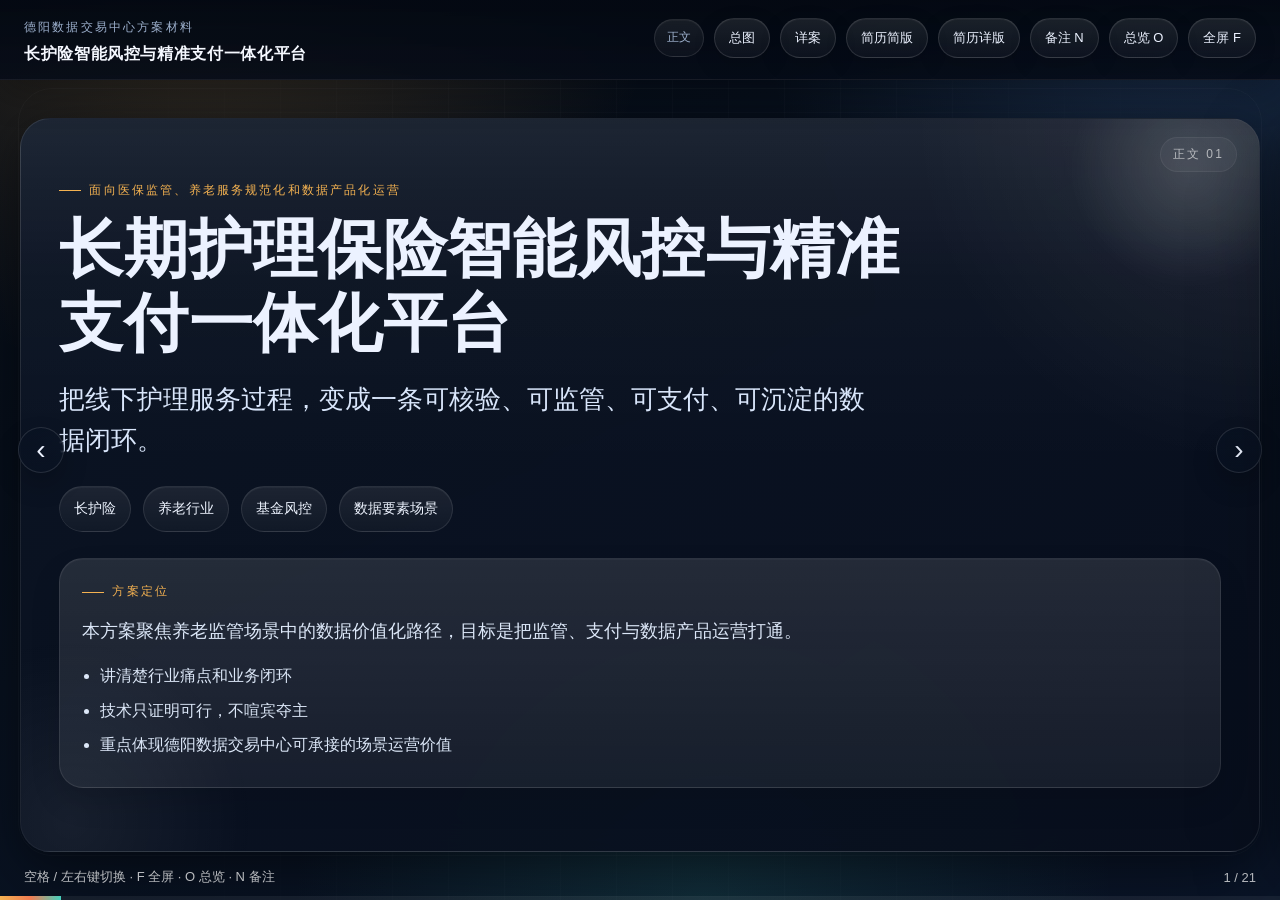
<file: index.html>
<!DOCTYPE html>
<html lang="zh-CN">
  <head>
    <meta charset="UTF-8" />
    <meta name="viewport" content="width=device-width, initial-scale=1.0" />
    <title>长护险智能风控与精准支付一体化平台</title>
    <link rel="stylesheet" href="./styles.css" />
  </head>
  <body>
    <div class="app-shell">
      <header class="topbar">
        <div class="brand-block">
          <span class="brand-kicker">德阳数据交易中心方案材料</span>
          <strong class="brand-title">长护险智能风控与精准支付一体化平台</strong>
        </div>
        <div class="topbar-meta">
          <span class="track-chip" id="trackLabel">正文</span>
          <a class="tool-button" href="./overview.html">总图</a>
          <a class="tool-button" href="./detail.html">详案</a>
          <a class="tool-button" href="./resume.html">简历简版</a>
          <a class="tool-button" href="./resume-full.html">简历详版</a>
          <button class="tool-button" id="notesToggle" type="button">备注 N</button>
          <button class="tool-button" id="overviewToggle" type="button">总览 O</button>
          <button class="tool-button" id="fullscreenToggle" type="button">全屏 F</button>
        </div>
      </header>

      <main id="stage" aria-live="polite">
        <section class="slide accent-amber" data-track="正文" data-title="首页">
          <div class="slide-shell hero-shell">
            <div class="slide-number"></div>
            <div class="eyebrow">面向医保监管、养老服务规范化和数据产品化运营</div>
            <div class="hero-layout">
              <div class="hero-copy">
                <h1>长期护理保险智能风控与精准支付一体化平台</h1>
                <p class="hero-subtitle">
                  把线下护理服务过程，变成一条可核验、可监管、可支付、可沉淀的数据闭环。
                </p>
                <div class="tag-row">
                  <span class="tag">长护险</span>
                  <span class="tag">养老行业</span>
                  <span class="tag">基金风控</span>
                  <span class="tag">数据要素场景</span>
                </div>
              </div>
              <div class="hero-panel">
                <p class="panel-label">方案定位</p>
                <p class="panel-quote">
                  本方案聚焦养老监管场景中的数据价值化路径，目标是把监管、支付与数据产品运营打通。
                </p>
                <ul class="compact-list">
                  <li>讲清楚行业痛点和业务闭环</li>
                  <li>技术只证明可行，不喧宾夺主</li>
                  <li>重点体现德阳数据交易中心可承接的场景运营价值</li>
                </ul>
              </div>
            </div>
          </div>
          <aside class="slide-notes">
            <h3>首页说明</h3>
            <p>
              本方案从德阳数据交易中心视角出发，聚焦养老场景中的监管升级、数据治理与产品化运营。
            </p>
            <ul>
              <li>先讲为什么这个场景成立。</li>
              <li>再讲平台如何把服务、监管、支付串起来。</li>
              <li>最后明确德阳数据交易中心的实施定位与商业价值。</li>
            </ul>
          </aside>
        </section>

        <section class="slide accent-teal" data-track="正文" data-title="主讲人背景">
          <div class="slide-shell">
            <div class="slide-number"></div>
            <div class="eyebrow">主讲人背景与能力背书</div>
            <h2>这套方案背后，不只是想法完整，更有持续研究、行业理解和实战交付支撑</h2>
            <div class="bio-intro">
              <div class="bio-summary-card">
                <span class="bio-kicker">一句话概括</span>
                <p class="bio-lead">
                  我过去 10 年的主线一直比较清楚，核心就是围绕客户需求做方案设计、汇报沟通和推进落地，能够把客户沟通、方案设计、资源整合和项目交付真正连起来。
                </p>
                <p>
                  在养老方向，我不是临时关注，而是已经形成了研究文章、行业证书和场景方案储备；在政企和运营商方向，我也有多个省级核心系统项目的方案汇报与 0 到 1 交付经验。
                </p>
              </div>
              <div class="bio-metric-strip">
                <article class="bio-metric">
                  <strong>2 篇</strong>
                  <span>数据驱动 / 智慧养老研究文章公开发表</span>
                </article>
                <article class="bio-metric">
                  <strong>4+</strong>
                  <span>省级或直辖市核心系统项目方案与交付经历</span>
                </article>
                <article class="bio-metric">
                  <strong>870 万+</strong>
                  <span>主导新业务线年营收成果并获得 10% 分红权</span>
                </article>
                <article class="bio-metric">
                  <strong>18000 人</strong>
                  <span>主导俱乐部运营并做到全国第一的组织推进实践</span>
                </article>
              </div>
            </div>
            <div class="card-grid three-up bio-grid">
              <article class="card compact-card">
                <h3>持续研究养老行业</h3>
                <p>围绕“数据驱动养老服务供给”“智慧养老产品创新”等方向做过系统研究，并持有养老相关证书，对行业逻辑有长期积累。</p>
              </article>
              <article class="card compact-card">
                <h3>兼具业务理解与系统表达</h3>
                <p>全日制海外硕士背景，长期处在业务、方案和落地结合的位置，不只是执行，更擅长把复杂问题梳理成完整表达。</p>
              </article>
              <article class="card compact-card">
                <h3>大型客户 0 到 1 交付经验</h3>
                <p>在卓影期间，参与并负责过山西、甘肃、陕西以及上海移动等多个省级核心系统项目的方案、汇报和 0 到 1 交付。</p>
              </article>
              <article class="card compact-card">
                <h3>方案能力经得起结果检验</h3>
                <p>主导年营收超 870 万元的新业务线，并获得公司 10% 分红权，说明在业务判断、方案设计和推进落地上具备结果导向能力。</p>
              </article>
              <article class="card compact-card">
                <h3>客户认可度高</h3>
                <p>曾多次获得运营商客户 A 级评价，并收到 3 封客户书面表扬，既能把方案讲明白，也能把事情真正做实。</p>
              </article>
              <article class="card compact-card">
                <h3>组织推进与资源整合能力强</h3>
                <p>除本职工作外，还主导运营过 18000 人规模的羽毛球俱乐部并做到全国第一，验证了资源整合和从 0 到 1 推动事情做成的能力。</p>
              </article>
            </div>
            <div class="note-banner">
              这页的作用不是讲简历，而是让听众相信：这套方案不是临时拼出来的，而是建立在持续研究、行业理解和真实交付经验之上。
            </div>
          </div>
          <aside class="slide-notes">
            <h3>本页说明</h3>
            <ul>
              <li>这页建议放在开场之后，用来快速建立“人能不能讲这件事”的信任基础。</li>
              <li>重点不是逐条念经历，而是强调“研究积累 + 大项目交付 + 结果验证”三条线同时成立。</li>
              <li>如果现场更偏业务沟通，可重点讲 870 万新业务线、运营商项目和养老研究积累。</li>
            </ul>
          </aside>
        </section>

        <section class="slide accent-copper" data-track="正文" data-title="方案框架">
          <div class="slide-shell">
            <div class="slide-number"></div>
            <div class="eyebrow">方案框架</div>
            <h2>今天只讲三个问题</h2>
            <div class="card-grid three-up">
              <article class="card">
                <span class="card-index">01</span>
                <h3>为什么这个场景成立</h3>
                <p>养老需求、长护险制度、数据要素政策三条线同时成立，不是空中楼阁。</p>
              </article>
              <article class="card">
                <span class="card-index">02</span>
                <h3>平台怎么形成闭环</h3>
                <p>把“服务真实、评估准确、支付合规、监管高效”做成一条可执行链路。</p>
              </article>
              <article class="card">
                <span class="card-index">03</span>
                <h3>为什么适合德阳数据交易中心</h3>
                <p>这类项目天然能沉淀数据产品、场景案例和长期运营收入，不只是一次性交付。</p>
              </article>
            </div>
            <div class="note-banner">
              技术细节保留在备注和附录中，正文重点呈现结构、逻辑和商业结果。
            </div>
          </div>
          <aside class="slide-notes">
            <h3>本页说明</h3>
            <p>本页用于建立阅读顺序，避免方案在技术细节中分散重点。</p>
            <ul>
              <li>先讲政策与市场基础。</li>
              <li>再讲业务闭环与平台能力。</li>
              <li>最后落到实施路径与运营价值。</li>
            </ul>
          </aside>
        </section>

        <section class="slide accent-gold" data-track="正文" data-title="政策与市场窗口">
          <div class="slide-shell">
            <div class="slide-number"></div>
            <div class="eyebrow">政策与市场基础</div>
            <h2>这个场景不是假设，而是国家政策和市场共同推动</h2>
            <div class="stat-grid">
              <article class="stat-card">
                <strong>2.20 亿</strong>
                <span>2024 年末我国 65 岁及以上人口</span>
                <small>占总人口 15.6%</small>
              </article>
              <article class="stat-card">
                <strong>49 城</strong>
                <span>国家级长护险试点城市</span>
                <small>覆盖近 1.9 亿参保人，累计 270 余万人享受待遇</small>
              </article>
              <article class="stat-card">
                <strong>300+</strong>
                <span>到 2026 年重点打造的数据要素典型场景</span>
                <small>数据产业年均增速目标超过 20%</small>
              </article>
            </div>
            <div class="split-callout">
              <div class="callout-card">
                <h3>养老侧</h3>
                <p>
                  国务院办公厅已经发布首个以“银发经济”命名的政策文件，养老、照护、健康管理正从民生议题转成长期产业议题。
                </p>
              </div>
              <div class="callout-card">
                <h3>数据侧</h3>
                <p>
                  “数据要素×医疗健康”和公共数据开发利用政策，已经为这类场景的合规开发、产品化和交易化打开制度空间。
                </p>
              </div>
            </div>
            <p class="source-line">
              资料来源：
              <a href="https://www.stats.gov.cn/xxgk/sjfb/tjgb2020/202502/t20250228_1958817.html" target="_blank" rel="noreferrer">国家统计局《2024 年国民经济和社会发展统计公报》</a>
              ·
              <a href="https://www.nhsa.gov.cn/art/2025/4/9/art_14_16233.html" target="_blank" rel="noreferrer">国家医保局转载人民日报文章</a>
              ·
              <a href="https://www.cac.gov.cn/2024-01/05/c_1706119078060945.htm" target="_blank" rel="noreferrer">《“数据要素×”三年行动计划（2024-2026 年）》</a>
              ·
              <a href="https://www.gov.cn/yaowen/liebiao/202401/content_6926137.htm" target="_blank" rel="noreferrer">国办银发经济文件</a>
            </p>
          </div>
          <aside class="slide-notes">
            <h3>本页说明</h3>
            <ul>
              <li>养老不是“老行业”，而是政策驱动下还在扩容的场景。</li>
              <li>长护险不是边缘试点，已经进入从试点走向制度化实施的阶段。</li>
              <li>这让“养老数据价值化”具备了长期需求，不是一次性项目。</li>
            </ul>
          </aside>
        </section>

        <section class="slide accent-rose" data-track="正文" data-title="行业痛点">
          <div class="slide-shell">
            <div class="slide-number"></div>
            <div class="eyebrow">行业痛点</div>
            <h2>当前最大的问题不是“有没有服务”，而是“能不能看见、核得准、付得对”</h2>
            <div class="card-grid four-up">
              <article class="card">
                <h3>医保基金方</h3>
                <p>最担心基金跑冒滴漏，人工抽查成本高，但隐蔽欺诈越来越难查。</p>
              </article>
              <article class="card">
                <h3>经办保险公司</h3>
                <p>面对海量碎片化单据，审核压力大，风控责任重，人工效率低。</p>
              </article>
              <article class="card">
                <h3>护理服务机构</h3>
                <p>合规机构缺少证明自己服务真实和质量稳定的数据抓手，容易被劣币挤压。</p>
              </article>
              <article class="card">
                <h3>失能家庭</h3>
                <p>最怕评估不公、服务缩水、费用不透明，明明有制度却感受不到保障质量。</p>
              </article>
            </div>
            <div class="accent-block">
              本质上，这是一个数据断裂问题：服务发生在物理世界，支付发生在制度世界，中间缺一条可信的数据链。
            </div>
          </div>
          <aside class="slide-notes">
            <h3>本页说明</h3>
            <ul>
              <li>长护险最大的管理难点是服务很多发生在居家场景，天然不可视。</li>
              <li>如果无法把服务过程数字化，后面的评估、结算、监管都会失真。</li>
            </ul>
          </aside>
        </section>

        <section class="slide accent-teal" data-track="正文" data-title="整体愿景与价值">
          <div class="slide-shell">
            <div class="slide-number"></div>
            <div class="eyebrow">整体愿景</div>
            <h2>构建长护险基金智慧治理体系</h2>
            <div class="statement-box">
              通过“数据驱动、穿透式监管、智能防控”，实现长护险基金治理从“被动响应”到“主动预防”的根本转变。
            </div>
            <div class="card-grid four-up">
              <article class="card compact-card">
                <h3>基金安全</h3>
                <p>预计降低不合理支出 30%-50%，先把基金安全底线稳住。</p>
              </article>
              <article class="card compact-card">
                <h3>经办提效</h3>
                <p>通过智能审核与规则核验，将人工成本降低 60% 以上。</p>
              </article>
              <article class="card compact-card">
                <h3>机构净化</h3>
                <p>营造公平竞争环境，让合规机构获得更稳定的发展空间。</p>
              </article>
              <article class="card compact-card">
                <h3>参保人受益</h3>
                <p>确保服务真实可得，增强老人与家庭的保障获得感。</p>
              </article>
            </div>
          </div>
          <aside class="slide-notes">
            <h3>核心表述</h3>
            <p>本方案不是单纯的软件建设，而是一套围绕基金安全、审核提效和平台化运营展开的长期治理机制。</p>
          </aside>
        </section>

        <section class="slide accent-blue" data-track="正文" data-title="三步走蓝图">
          <div class="slide-shell">
            <div class="slide-number"></div>
            <div class="eyebrow">演进路径</div>
            <h2>数字哨兵 → 智能风控 → 一体平台</h2>
            <div class="card-grid three-up">
              <article class="card">
                <span class="card-index">01</span>
                <h3>阶段一：数字哨兵</h3>
                <p>0-12 个月，以减少赔付金额为目标，先打击虚假服务，快速止损。</p>
              </article>
              <article class="card">
                <span class="card-index">02</span>
                <h3>阶段二：智能风控</h3>
                <p>第 2-3 年，扩展动态评估、需求预警、关系图谱和团伙欺诈挖掘。</p>
              </article>
              <article class="card">
                <span class="card-index">03</span>
                <h3>阶段三：一体平台</h3>
                <p>第 3 年+，完成全面数据融合、智慧运营、产业赋能与生态协同。</p>
              </article>
            </div>
            <div class="note-banner">
              核心逻辑不是一开始就建设大平台，而是先做出采购方最看重的止损效果，再做能力扩展和平台沉淀。
            </div>
          </div>
          <aside class="slide-notes">
            <h3>本页说明</h3>
            <ul>
              <li>这页是整套方案的骨架，政府采购决策会先看路径是否务实。</li>
              <li>阶段一是切入口，阶段二和阶段三负责把方案做深做宽。</li>
            </ul>
          </aside>
        </section>

        <section class="slide accent-gold" data-track="正文" data-title="为什么先做数字哨兵">
          <div class="slide-shell">
            <div class="slide-number"></div>
            <div class="eyebrow">MVP 选择</div>
            <h2>为什么选择“数字哨兵”作为第一步</h2>
            <div class="proof-chain">
              <div class="proof-item">
                <h3>痛点最尖锐</h3>
                <p>服务真实性是当前基金流失最大漏洞，最值得优先处理。</p>
              </div>
              <div class="proof-item">
                <h3>价值最易量化</h3>
                <p>节约金额、核减金额和异常单据比例可以直接计算和验收。</p>
              </div>
              <div class="proof-item">
                <h3>实施最快速</h3>
                <p>聚焦单点突破，3-6 个月即可完成上线验证。</p>
              </div>
              <div class="proof-item">
                <h3>模式最易启动</h3>
                <p>效果对赌分成让医保局能以更低风险做出采购决策。</p>
              </div>
            </div>
            <div class="split-callout">
              <div class="callout-card">
                <h3>一句话结论</h3>
                <p>“数字哨兵”是最适合先打赢的一仗，因为它既容易验证效果，也最容易形成示范案例。</p>
              </div>
              <div class="callout-card">
                <h3>采购说服力</h3>
                <p>政府和医保局不需要先理解全部技术，只需要先相信“它能把赔付金额压下来”。</p>
              </div>
            </div>
          </div>
          <aside class="slide-notes">
            <h3>补充说明</h3>
            <ul>
              <li>这是整套方案最关键的购买理由页。</li>
              <li>不要在这里讲太多技术，重点讲“为什么先做它最合理”。</li>
            </ul>
          </aside>
        </section>

        <section class="slide accent-copper" data-track="正文" data-title="数字哨兵：可信存证">
          <div class="slide-shell">
            <div class="slide-number"></div>
            <div class="eyebrow">阶段一 · 第一层</div>
            <h2>数字哨兵的第一层能力，是把服务过程做成可信证据链</h2>
            <div class="card-grid three-up">
              <article class="card">
                <h3>身份核验</h3>
                <p>护理员 APP 人脸识别 + 实时定位打卡，先确认“谁在何时何地提供服务”。</p>
              </article>
              <article class="card">
                <h3>过程记录</h3>
                <p>关键服务动作合规视频存证，保留可核验的服务过程证据。</p>
              </article>
              <article class="card">
                <h3>交叉验证</h3>
                <p>智能床垫、药盒等 IoT 设备提供辅助验证，关键数据同步区块链存证。</p>
              </article>
            </div>
            <div class="accent-block">
              本质上，是把原来无法证明的居家服务，转化成可核验、可追溯、可用于结算审核的数字证据。
            </div>
          </div>
          <aside class="slide-notes">
            <h3>补充说明</h3>
            <ul>
              <li>关键是让购买方相信，这一层一旦建起来，后面的核验和追责就有了抓手。</li>
              <li>视频存证一定强调“合规脱敏”。</li>
            </ul>
          </aside>
        </section>

        <section class="slide accent-rose" data-track="正文" data-title="数字哨兵：自动核验">
          <div class="slide-shell">
            <div class="slide-number"></div>
            <div class="eyebrow">阶段一 · 第二层</div>
            <h2>数字哨兵的第二层能力，是让结算单据自动核验</h2>
            <div class="card-grid three-up">
              <article class="card">
                <h3>规则引擎</h3>
                <p>预设 200+ 风控规则，先用规则覆盖最确定、最容易量化的问题场景。</p>
              </article>
              <article class="card">
                <h3>重点规则</h3>
                <p>时空冲突、人证不符、时长异常等问题单据优先自动识别和标记。</p>
              </article>
              <article class="card">
                <h3>自动化流程</h3>
                <p>合规单据自动通过，风险单据转人工复核，问题单据自动驳回或追回资金。</p>
              </article>
            </div>
            <div class="note-banner">
              它的意义不是替代审核员，而是把审核员从海量单据中解放出来，只盯高风险个案。
            </div>
          </div>
          <aside class="slide-notes">
            <h3>本页说明</h3>
            <p>如果购买方担心“系统是不是增加工作量”，这一页就是最直接的回答：系统是在减少工作量。</p>
          </aside>
        </section>

        <section class="slide accent-blue" data-track="正文" data-title="数字哨兵：预警处置">
          <div class="slide-shell">
            <div class="slide-number"></div>
            <div class="eyebrow">阶段一 · 第三层</div>
            <h2>数字哨兵的第三层能力，是把风险处置做成闭环</h2>
            <div class="split-grid">
              <div class="feature-panel">
                <h3>预警端</h3>
                <ul class="bullet-list">
                  <li>高风险服务实时推送至监管人员</li>
                  <li>形成按风险等级排序的异常任务池</li>
                  <li>让监管动作从被动抽查变成主动处置</li>
                </ul>
              </div>
              <div class="feature-panel">
                <h3>处置端</h3>
                <ul class="bullet-list">
                  <li>自动生成稽查任务清单</li>
                  <li>记录复核、驳回、追回、申诉等处置结果</li>
                  <li>形成规则优化和模型迭代的数据闭环</li>
                </ul>
              </div>
            </div>
            <div class="accent-block">
              只有把预警和处置打通，节约金额才能真正落到基金结果上，而不是停留在发现问题的层面。
            </div>
          </div>
          <aside class="slide-notes">
            <h3>补充说明</h3>
            <ul>
              <li>这一页是把“发现问题”和“形成止损结果”连起来。</li>
              <li>购买方会更关心闭环，而不只是识别能力。</li>
            </ul>
          </aside>
        </section>

        <section class="slide accent-teal" data-track="正文" data-title="数字哨兵技术实现">
          <div class="slide-shell">
            <div class="slide-number"></div>
            <div class="eyebrow">阶段一 · 技术实现</div>
            <h2>“数字哨兵”采用端-边-云协同架构，既能落地，也能兼顾合规</h2>
            <div class="roadmap-cards">
              <article class="phase-card">
                <span>端侧</span>
                <h3>APP 与 IoT</h3>
                <p>护理员 APP、智能床垫、药盒等设备完成身份核验、过程采集和前端交互。</p>
              </article>
              <article class="phase-card">
                <span>边缘</span>
                <h3>脱敏与加密</h3>
                <p>在边缘侧完成脱敏、加密和本地计算，尽量减少隐私外流风险。</p>
              </article>
              <article class="phase-card">
                <span>云端</span>
                <h3>风险引擎与存证</h3>
                <p>在云端完成规则引擎、区块链存证、大数据分析和后续能力扩展。</p>
              </article>
            </div>
            <div class="split-callout">
              <div class="callout-card">
                <h3>关键技术</h3>
                <p>生物识别、视频 AI、区块链和隐私计算都属于成熟能力组合，不是无法落地的概念堆砌。</p>
              </div>
              <div class="callout-card">
                <h3>一句话结论</h3>
                <p>技术先进性要服务于采购可行性和合规性，而不是反过来增加落地阻力。</p>
              </div>
            </div>
          </div>
          <aside class="slide-notes">
            <h3>补充说明</h3>
            <ul>
              <li>这一页只需要证明“技术上站得住”，不要把采购沟通拉回纯技术维度。</li>
              <li>平台总体架构可放到附录展开。</li>
            </ul>
          </aside>
        </section>

        <section class="slide accent-gold" data-track="正文" data-title="阶段二：智能风控">
          <div class="slide-shell">
            <div class="slide-number"></div>
            <div class="eyebrow">阶段二能力扩展</div>
            <h2>当第一阶段打穿后，第二阶段开始做“智能风控纵深防御”</h2>
            <div class="layer-stack">
              <div class="layer">
                <span>动态评估</span>
                <p>持续收集服务强度、频次和 IoT 生理数据，构建失能状况动态预测模型。</p>
              </div>
              <div class="layer">
                <span>需求预警</span>
                <p>自动识别身体好转和恶化趋势，提示复评降级或服务加强。</p>
              </div>
              <div class="layer">
                <span>关系图谱</span>
                <p>构建参保人、护理员、机构、评估员关系网络，识别集中化服务和关联交易。</p>
              </div>
            </div>
            <div class="card-grid three-up">
              <article class="card compact-card">
                <h3>动态评估</h3>
                <p>让评估从“半年一次的静态快照”走向“持续观察的动态影像”。</p>
              </article>
              <article class="card compact-card">
                <h3>团伙挖掘</h3>
                <p>识别看似分散、实则协同的隐蔽欺诈模式，提高穿透能力。</p>
              </article>
              <article class="card compact-card">
                <h3>需求预警</h3>
                <p>让服务资源配置和评估调整更精准，减少不合理支付与服务错配。</p>
              </article>
            </div>
            <div class="accent-block">
              第二阶段的价值，是从“快速止损”走向“持续防御”，让基金治理能力真正做深。
            </div>
          </div>
          <aside class="slide-notes">
            <h3>价值说明</h3>
            <ul>
              <li>这页是第一阶段成功后的自然升级，不是独立的新项目。</li>
              <li>强调它建立在数字哨兵形成的数据基础之上。</li>
            </ul>
          </aside>
        </section>

        <section class="slide accent-copper" data-track="正文" data-title="阶段三：一体平台">
          <div class="slide-shell">
            <div class="slide-number"></div>
            <div class="eyebrow">阶段三生态成型</div>
            <h2>第三阶段不只是风控，而是形成一体化平台和产业赋能能力</h2>
            <div class="card-grid four-up">
              <article class="card compact-card">
                <h3>全面数据融合</h3>
                <p>接入医保、医疗、公安等数据，实现住院冲突、生存状态和项目合理性校验。</p>
              </article>
              <article class="card compact-card">
                <h3>决策支持</h3>
                <p>建设基金大屏、政策模拟沙箱和资源优化配置能力，支撑宏观治理。</p>
              </article>
              <article class="card compact-card">
                <h3>产业赋能</h3>
                <p>输出区域护理成本指数、服务质量报告和机构运营工具，服务行业升级。</p>
              </article>
              <article class="card compact-card">
                <h3>金融连接</h3>
                <p>基于数据信用衍生保险、信贷等服务，打开更广的养老金融协同空间。</p>
              </article>
            </div>
            <div class="calc-card">
              <h3>一体平台的意义</h3>
              <p>
                当风控能力、数据治理能力和产业运营能力汇合后，这个项目才真正具备平台化和生态化价值。
              </p>
            </div>
          </div>
          <aside class="slide-notes">
            <h3>本页说明</h3>
            <ul>
              <li>阶段三一定建立在阶段一和阶段二的成功基础上。</li>
              <li>购买方看到这页，会明白这个项目后续可以越做越大。</li>
            </ul>
          </aside>
        </section>

        <section class="slide accent-blue" data-track="正文" data-title="德阳实施定位">
          <div class="slide-shell">
            <div class="slide-number"></div>
            <div class="eyebrow">与德阳数交中心的匹配度</div>
            <h2>这类项目，不是纯软件项目，而是数据要素场景运营项目</h2>
            <div class="stat-grid">
              <article class="stat-card">
                <strong>230 家</strong>
                <span>德阳数据交易公司已引育数商</span>
                <small>形成较强生态组织能力</small>
              </article>
              <article class="stat-card">
                <strong>3048 个</strong>
                <span>已上架数据元件</span>
                <small>说明其已有产品化与标准化基础</small>
              </article>
              <article class="stat-card">
                <strong>3.4 亿元</strong>
                <span>累计数据交易总额</span>
                <small>并形成 50 余个应用场景</small>
              </article>
            </div>
            <div class="split-grid">
              <div class="feature-panel">
                <h3>德阳已经具备的基础</h3>
                <ul class="bullet-list">
                  <li>唯一市级数据交易机构，具备资源组织与交易规则承接能力</li>
                  <li>已有数据资产入表、质押融资、跨场景交易等经验</li>
                  <li>正在推动“资源化-资产化-价值化”链条形成</li>
                </ul>
              </div>
              <div class="feature-panel">
                <h3>在这个项目中的理想角色</h3>
                <ul class="bullet-list">
                  <li>数据资源整合与授权运营组织者</li>
                  <li>数据产品设计与交易服务平台</li>
                  <li>政府、机构、保险公司之间的场景协同枢纽</li>
                </ul>
              </div>
            </div>
            <p class="source-line">
              资料来源：
              <a href="https://www.deo.org.cn/article/hyfz_dfdt/detail1996.html" target="_blank" rel="noreferrer">德阳数据要素创新成果亮相第八届数字中国建设峰会</a>
              ·
              <a href="https://www.deo.org.cn/article/sjjy_jydt/detail719.html" target="_blank" rel="noreferrer">“德阳探索”在我国数据要素领域第一门户平台绽放精彩</a>
            </p>
          </div>
          <aside class="slide-notes">
            <h3>定位说明</h3>
            <ul>
              <li>本页回答“为什么这一场景适合由德阳数据交易中心牵引推进”。</li>
              <li>重点不是承接单一软件开发，而是承接场景运营、产品化和生态整合。</li>
            </ul>
          </aside>
        </section>

        <section class="slide accent-teal" data-track="正文" data-title="实施路径与里程碑">
          <div class="slide-shell">
            <div class="slide-number"></div>
            <div class="eyebrow">实施路径</div>
            <h2>第一年要做的，不只是上线系统，而是把案例和复制方法论一起做出来</h2>
            <div class="timeline">
              <article class="timeline-step">
                <span class="timeline-tag">Q1-Q2</span>
                <h3>准备与试点实施</h3>
                <p>0-6 个月</p>
                <ul class="bullet-list">
                  <li>成立专项团队，完成方案深化设计和 MVP 开发</li>
                  <li>与 1-2 个意向城市医保局达成合作意向</li>
                  <li>接入 3-5 家机构，覆盖 1000+ 参保人</li>
                </ul>
              </article>
              <article class="timeline-step">
                <span class="timeline-tag">Q3</span>
                <h3>效果验证</h3>
                <p>6-9 个月</p>
                <ul class="bullet-list">
                  <li>收集运行数据，持续优化风控规则</li>
                  <li>验证节约效果，形成阶段性案例报告</li>
                  <li>启动第二轮城市拓展洽谈</li>
                </ul>
              </article>
              <article class="timeline-step">
                <span class="timeline-tag">Q4 及以后</span>
                <h3>模式复制与能力扩展</h3>
                <p>9-12 个月+</p>
                <ul class="bullet-list">
                  <li>形成标准化实施流程和复制方法论</li>
                  <li>拓展 2-3 个新城市，启动阶段二规划</li>
                  <li>逐步走向规模扩张和平台化运营</li>
                </ul>
              </article>
            </div>
          </div>
          <aside class="slide-notes">
            <h3>本页说明</h3>
            <p>本页重点在于说明项目推进逻辑和商业化节奏，而不是展示技术排期表。</p>
          </aside>
        </section>

        <section class="slide accent-gold" data-track="正文" data-title="商业模式与收益分析">
          <div class="slide-shell">
            <div class="slide-number"></div>
            <div class="eyebrow">商业模式与收益分析</div>
            <h2>从阶段一效果分成起步，逐步过渡到平台运营和产业生态收入</h2>
            <div class="card-grid four-up">
              <article class="card">
                <h3>阶段一</h3>
                <p>以效果分成作为主要收入模式，辅助基础系统服务费。</p>
              </article>
              <article class="card">
                <h3>阶段二</h3>
                <p>叠加增量功能订阅费和数据洞察服务费，收入结构开始丰富。</p>
              </article>
              <article class="card">
                <h3>阶段三</h3>
                <p>以平台年度运营服务费、产业生态服务费和数据要素交易收益构成长周期收益。</p>
              </article>
              <article class="card">
                <h3>数据要素交易收益</h3>
                <p>通过加工长护险数据元件并在德阳数交所挂牌交易，向金融 / 保险机构收取数据调用费或分润。</p>
              </article>
            </div>
            <div class="roadmap-cards">
              <article class="phase-card">
                <span>第 1 年</span>
                <h3>试点模型盈利</h3>
                <p>1-2 个城市试点，收入 400-600 万元，完成单城市模型跑通。</p>
              </article>
              <article class="phase-card">
                <span>第 2-3 年</span>
                <h3>规模扩张</h3>
                <p>拓展至 15-20 个城市，收入提升到 6000-8000 万元。</p>
              </article>
              <article class="phase-card">
                <span>第 4-5 年</span>
                <h3>平台化经营</h3>
                <p>覆盖 50+ 城市，形成平台运营、生态服务和数据要素交易三轮驱动。</p>
              </article>
            </div>
          </div>
          <aside class="slide-notes">
            <h3>指标说明</h3>
            <p>
              如果采购方更关注 ROI，这一页就是重点页。讲清“先证明价值，再做大收入盘子”的逻辑最重要。
            </p>
          </aside>
        </section>

        <section class="slide accent-rose" data-track="正文" data-title="风险与应对">
          <div class="slide-shell">
            <div class="slide-number"></div>
            <div class="eyebrow">风险控制</div>
            <h2>这类方案最大的挑战，不在技术，而在合规、推广和持续运营</h2>
            <div class="card-grid four-up">
              <article class="card compact-card">
                <h3>政策合规风险</h3>
                <p>坚持最小必要、授权先行、隐私增强技术，和医保、网信、法务同步推进。</p>
              </article>
              <article class="card compact-card">
                <h3>数据质量风险</h3>
                <p>建立设备准入、数据质量监控和护理员培训机制，避免“脏数据”进系统。</p>
              </article>
              <article class="card compact-card">
                <h3>推广阻力</h3>
                <p>对机构强调“保护合规者”，对用户强调“减负增效”，降低一线抵触情绪。</p>
              </article>
              <article class="card compact-card">
                <h3>模型迭代风险</h3>
                <p>建立持续运营团队，规则和模型按月优化，不把系统做成一次性交付。</p>
              </article>
            </div>
          </div>
          <aside class="slide-notes">
            <h3>本页说明</h3>
            <p>本页用于说明方案不仅关注前景，也充分考虑合规、推广和持续运营中的真实约束。</p>
          </aside>
        </section>

        <section class="slide accent-blue" data-track="正文" data-title="总结结论">
          <div class="slide-shell hero-shell">
            <div class="slide-number"></div>
            <div class="eyebrow">结论页</div>
            <div class="hero-layout closing-layout">
              <div class="hero-copy">
                <h2>核心结论</h2>
                <div class="statement-box">
                  这套方案最强的地方，不是一步到位做大平台，而是先用“数字哨兵”打穿采购入口，再向智能风控和一体平台持续升级。
                </div>
                <div class="tag-row">
                  <span class="tag">先止损</span>
                  <span class="tag">再扩展</span>
                  <span class="tag">后平台化</span>
                </div>
              </div>
              <div class="hero-panel">
                <p class="panel-label">实施建议</p>
                <ul class="compact-list">
                  <li>监管侧可优先关注第 6-12 页的业务闭环与风控能力。</li>
                  <li>数交侧可优先关注第 13-16 页的数据产品化与实施定位。</li>
                  <li>技术扩展能力可在附录中进一步展开。</li>
                </ul>
              </div>
            </div>
          </div>
          <aside class="slide-notes">
            <h3>结论说明</h3>
            <p>
              德阳数据交易中心如果做这个场景，不只是拿一个政府项目，而是在养老赛道先占住一个具备政策确定性、数据沉淀能力和复制空间的高价值入口。
            </p>
          </aside>
        </section>

        <section class="slide accent-copper" data-track="附录" data-title="附录：技术与模块全景">
          <div class="slide-shell">
            <div class="slide-number"></div>
            <div class="eyebrow">附录 A</div>
            <h2>技术与功能全景</h2>
            <div class="split-grid">
              <div class="feature-panel">
                <h3>四层技术架构</h3>
                <ul class="bullet-list">
                  <li>采集与边缘层：护理员 APP、IoT 传感器、评估平板</li>
                  <li>平台支撑层：数据中台、业务中台、AI 中台</li>
                  <li>智能应用层：监管、经办、机构、评估员、护理员端</li>
                  <li>门户展示层：大屏、统一门户、API 网关</li>
                </ul>
              </div>
              <div class="feature-panel">
                <h3>安全与隐私设计</h3>
                <ul class="bullet-list">
                  <li>数据最小化、假名化、差分隐私</li>
                  <li>等保三级、全链路加密、零信任访问控制</li>
                  <li>区块链存证、审计留痕、可信执行环境</li>
                  <li>多方数据融合场景可采用联邦学习或 MPC</li>
                </ul>
              </div>
            </div>
            <div class="card-grid three-up">
              <article class="card compact-card">
                <h3>可信存证模块</h3>
                <p>定位、活体、人脸哈希、水印照片、电子签名、规则引擎。</p>
              </article>
              <article class="card compact-card">
                <h3>持续评估模块</h3>
                <p>数字生物标志物、失能预测模型、复评建议、评估员一致性分析。</p>
              </article>
              <article class="card compact-card">
                <h3>智能风控模块</h3>
                <p>图谱分析、异常检测、基金监控大屏、多维交叉验证。</p>
              </article>
            </div>
          </div>
          <aside class="slide-notes">
            <h3>附录说明</h3>
            <p>本页用于补充技术落地能力和系统全景，可作为方案附录保留。</p>
          </aside>
        </section>

        <section class="slide accent-gold" data-track="附录" data-title="附录：来源与操作说明">
          <div class="slide-shell">
            <div class="slide-number"></div>
            <div class="eyebrow">附录 B</div>
            <h2>资料来源与页面使用说明</h2>
            <div class="split-grid">
              <div class="feature-panel">
                <h3>主要公开资料</h3>
                <ul class="bullet-list source-list">
                  <li><a href="https://www.stats.gov.cn/xxgk/sjfb/tjgb2020/202502/t20250228_1958817.html" target="_blank" rel="noreferrer">国家统计局《2024 年国民经济和社会发展统计公报》</a></li>
                  <li><a href="https://www.nhsa.gov.cn/art/2025/4/9/art_14_16233.html" target="_blank" rel="noreferrer">国家医保局转载人民日报：长护险覆盖 49 城、近 1.9 亿人</a></li>
                  <li><a href="https://www.nhsa.gov.cn/art/2026/3/30/art_14_20061.html" target="_blank" rel="noreferrer">国家医保局：加快建立长期护理保险制度</a></li>
                  <li><a href="https://www.cac.gov.cn/2024-01/05/c_1706119078060945.htm" target="_blank" rel="noreferrer">《“数据要素×”三年行动计划（2024-2026 年）》</a></li>
                  <li><a href="https://www.gov.cn/yaowen/liebiao/202401/content_6926137.htm" target="_blank" rel="noreferrer">国务院办公厅《关于发展银发经济增进老年人福祉的意见》</a></li>
                  <li><a href="https://www.deo.org.cn/article/hyfz_dfdt/detail1996.html" target="_blank" rel="noreferrer">德阳数据要素创新成果亮相第八届数字中国建设峰会</a></li>
                  <li><a href="https://www.deo.org.cn/article/sjjy_jydt/detail719.html" target="_blank" rel="noreferrer">“德阳探索”在我国数据要素领域第一门户平台绽放精彩</a></li>
                </ul>
              </div>
              <div class="feature-panel">
                <h3>页面操作</h3>
                <ul class="bullet-list">
                  <li>空格、右键、下键：下一页</li>
                  <li>左键、上键、Backspace：上一页</li>
                  <li>F：切换全屏</li>
                  <li>O：打开总览，快速跳页</li>
                  <li>N：打开备注面板</li>
                  <li>Home / End：跳到首页或末页</li>
                </ul>
                <div class="accent-block">
                  推荐正文顺序：1-19 页。20-21 页作为附录备用。
                </div>
              </div>
            </div>
          </div>
          <aside class="slide-notes">
            <h3>补充说明</h3>
            <p>本网页骨架可复用到其他养老数据价值化方案，仅需替换正文内容和资料来源。</p>
          </aside>
        </section>
      </main>

      <aside id="notesPanel" aria-label="当前页备注">
        <div class="notes-head">
          <span>当前页备注</span>
          <button class="tool-button subtle" id="notesClose" type="button">关闭</button>
        </div>
        <div id="notesContent" class="notes-content"></div>
      </aside>

      <section id="overview" aria-label="页面总览">
        <div class="overview-head">
          <div>
            <span class="overview-kicker">总览模式</span>
            <h2>点击任意页快速跳转</h2>
          </div>
          <button class="tool-button" id="overviewClose" type="button">关闭</button>
        </div>
        <div id="overviewGrid" class="overview-grid"></div>
      </section>

      <button class="nav-button nav-prev" id="prevButton" type="button" aria-label="上一页">‹</button>
      <button class="nav-button nav-next" id="nextButton" type="button" aria-label="下一页">›</button>

      <div class="footer-strip">
        <div class="footer-hint">空格 / 左右键切换 · F 全屏 · O 总览 · N 备注</div>
        <div class="pager"><span id="pageCurrent">1</span> / <span id="pageTotal">1</span></div>
      </div>
      <div class="progress-track"><div id="progressBar" class="progress-bar"></div></div>
    </div>

    <script src="./app.js"></script>
  </body>
</html>
</file>
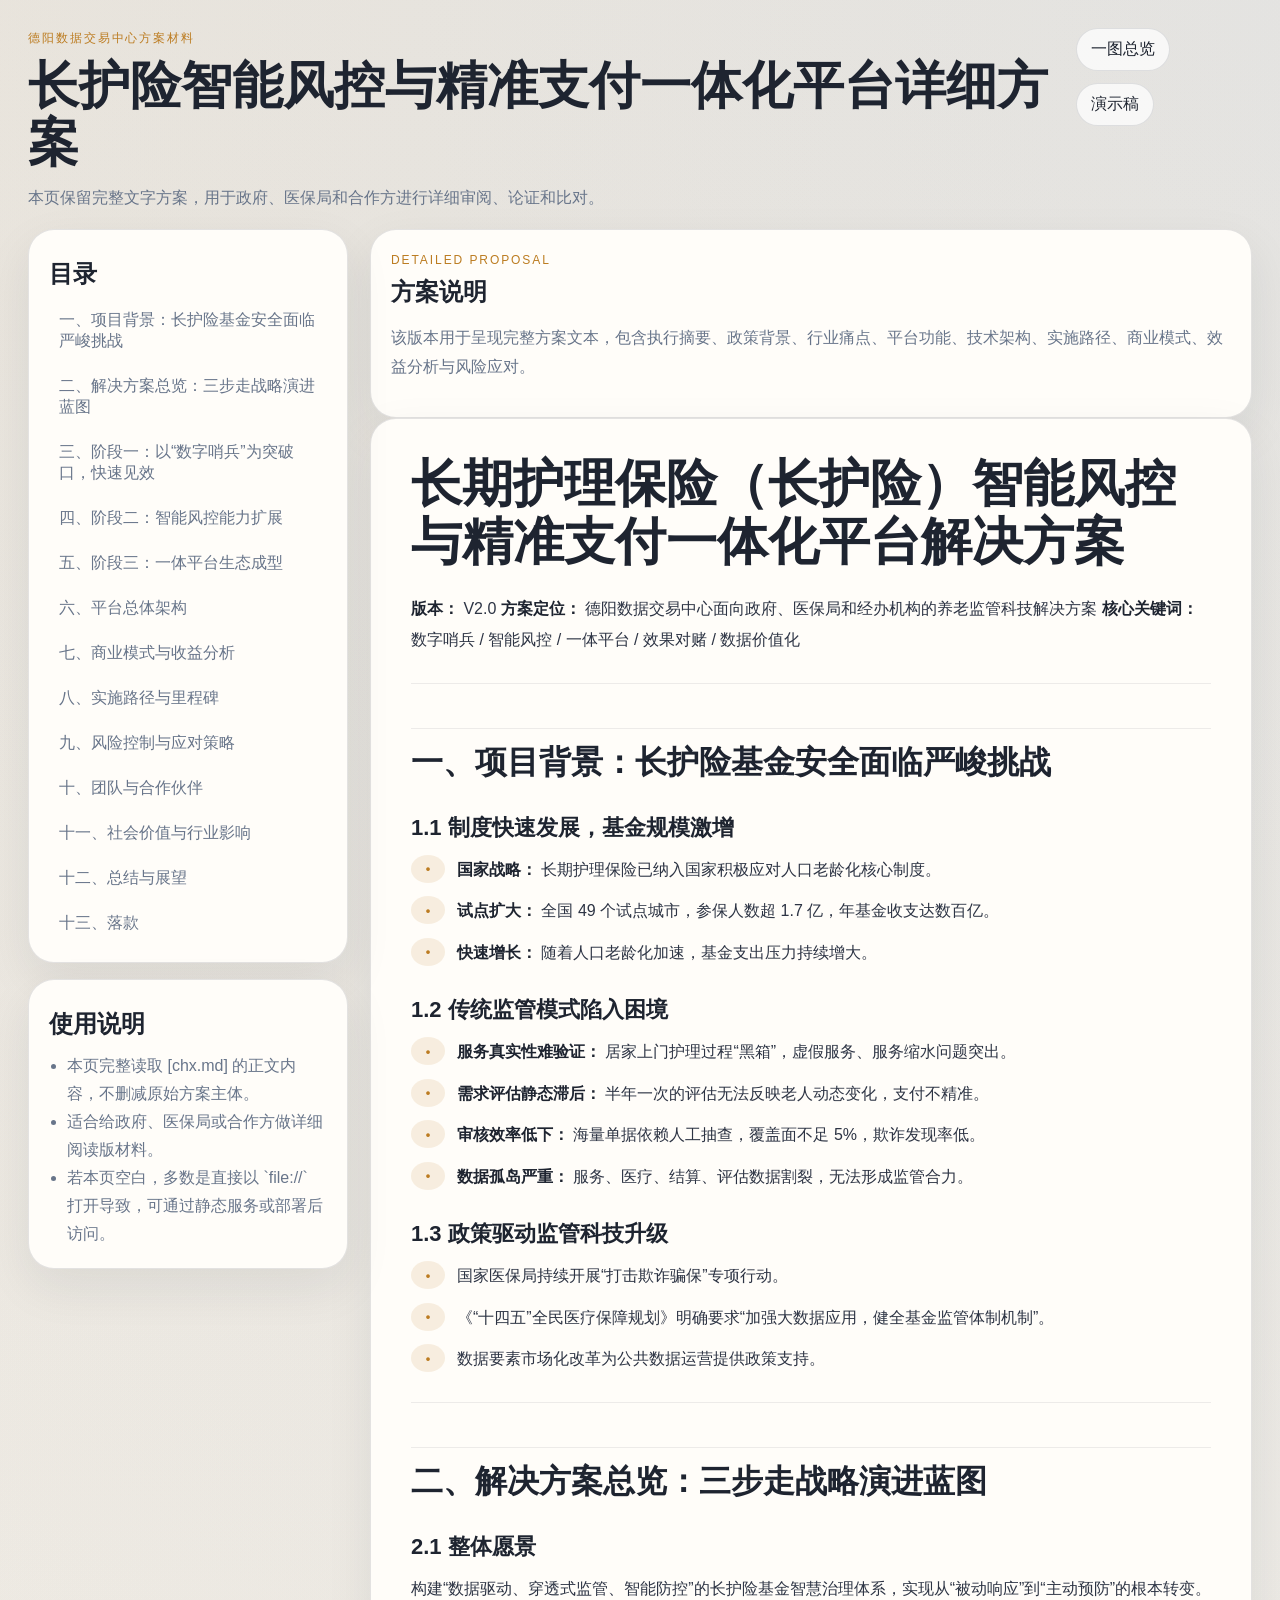
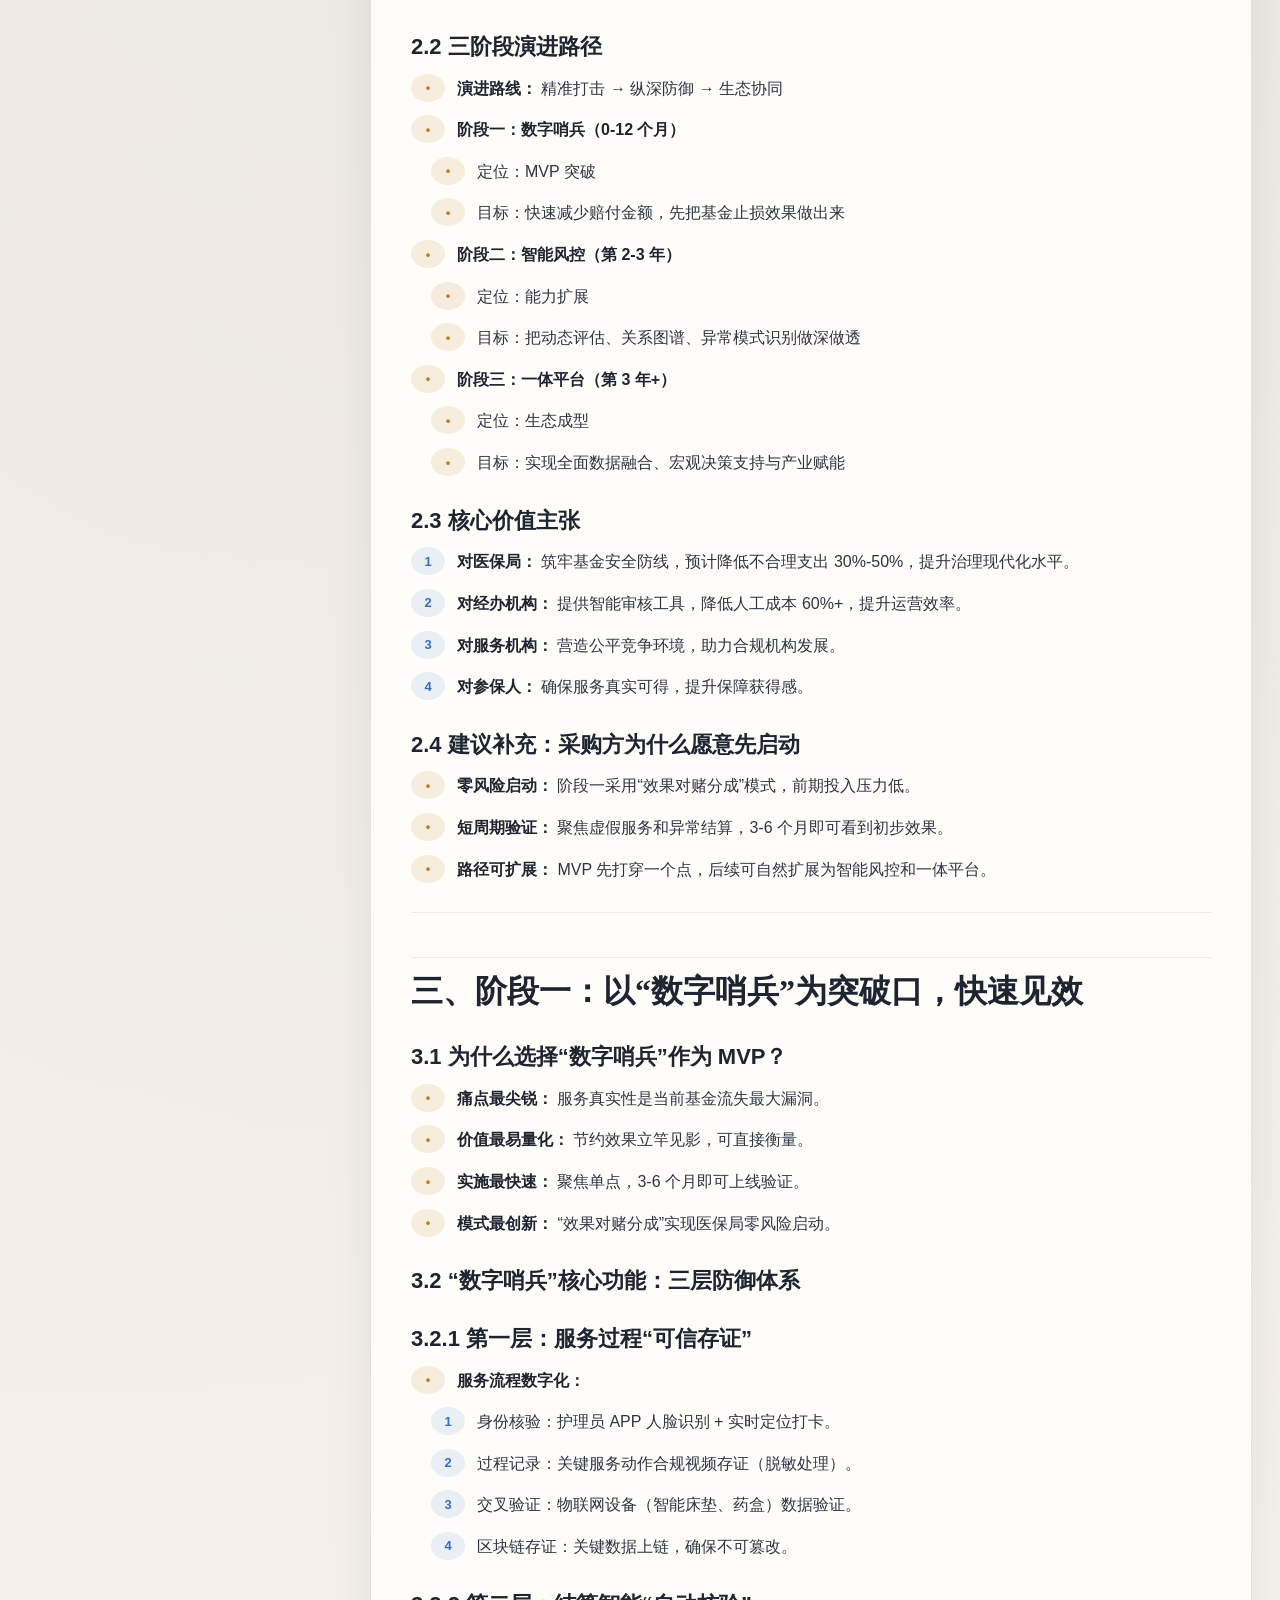
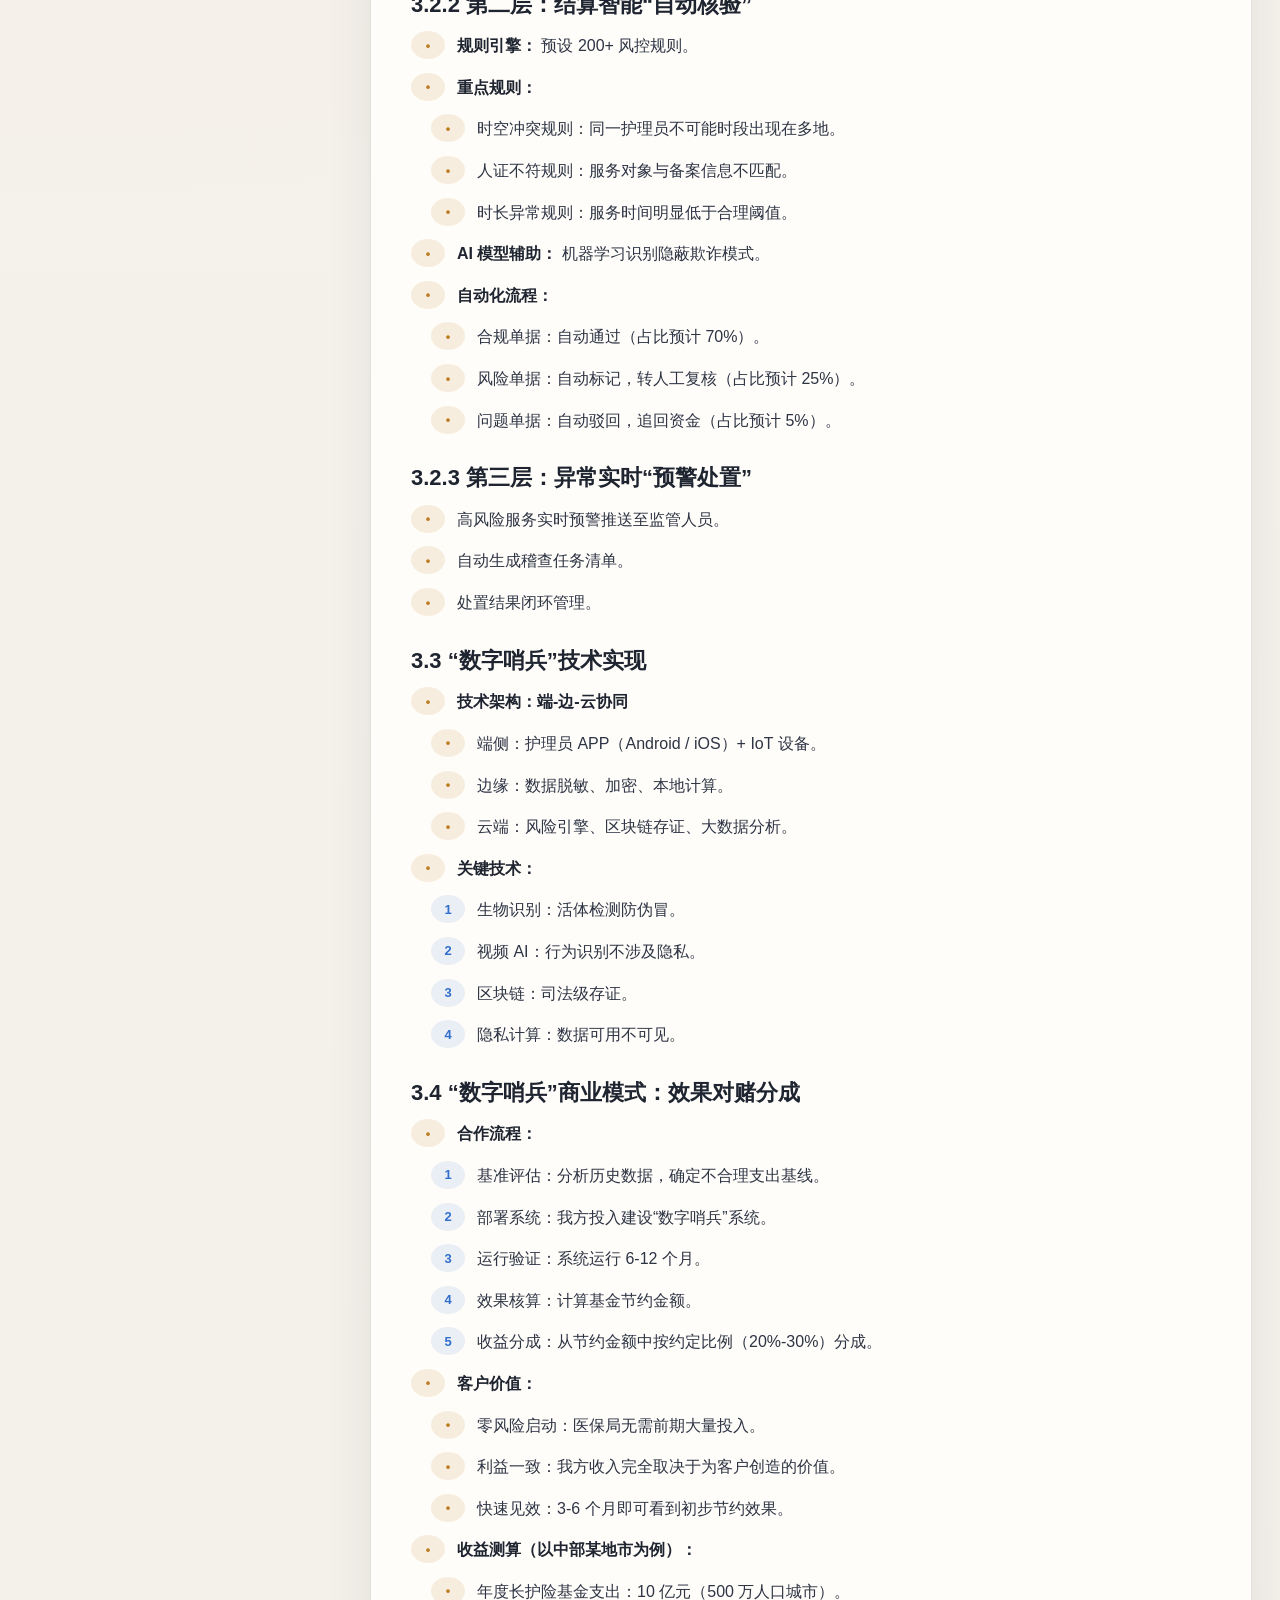
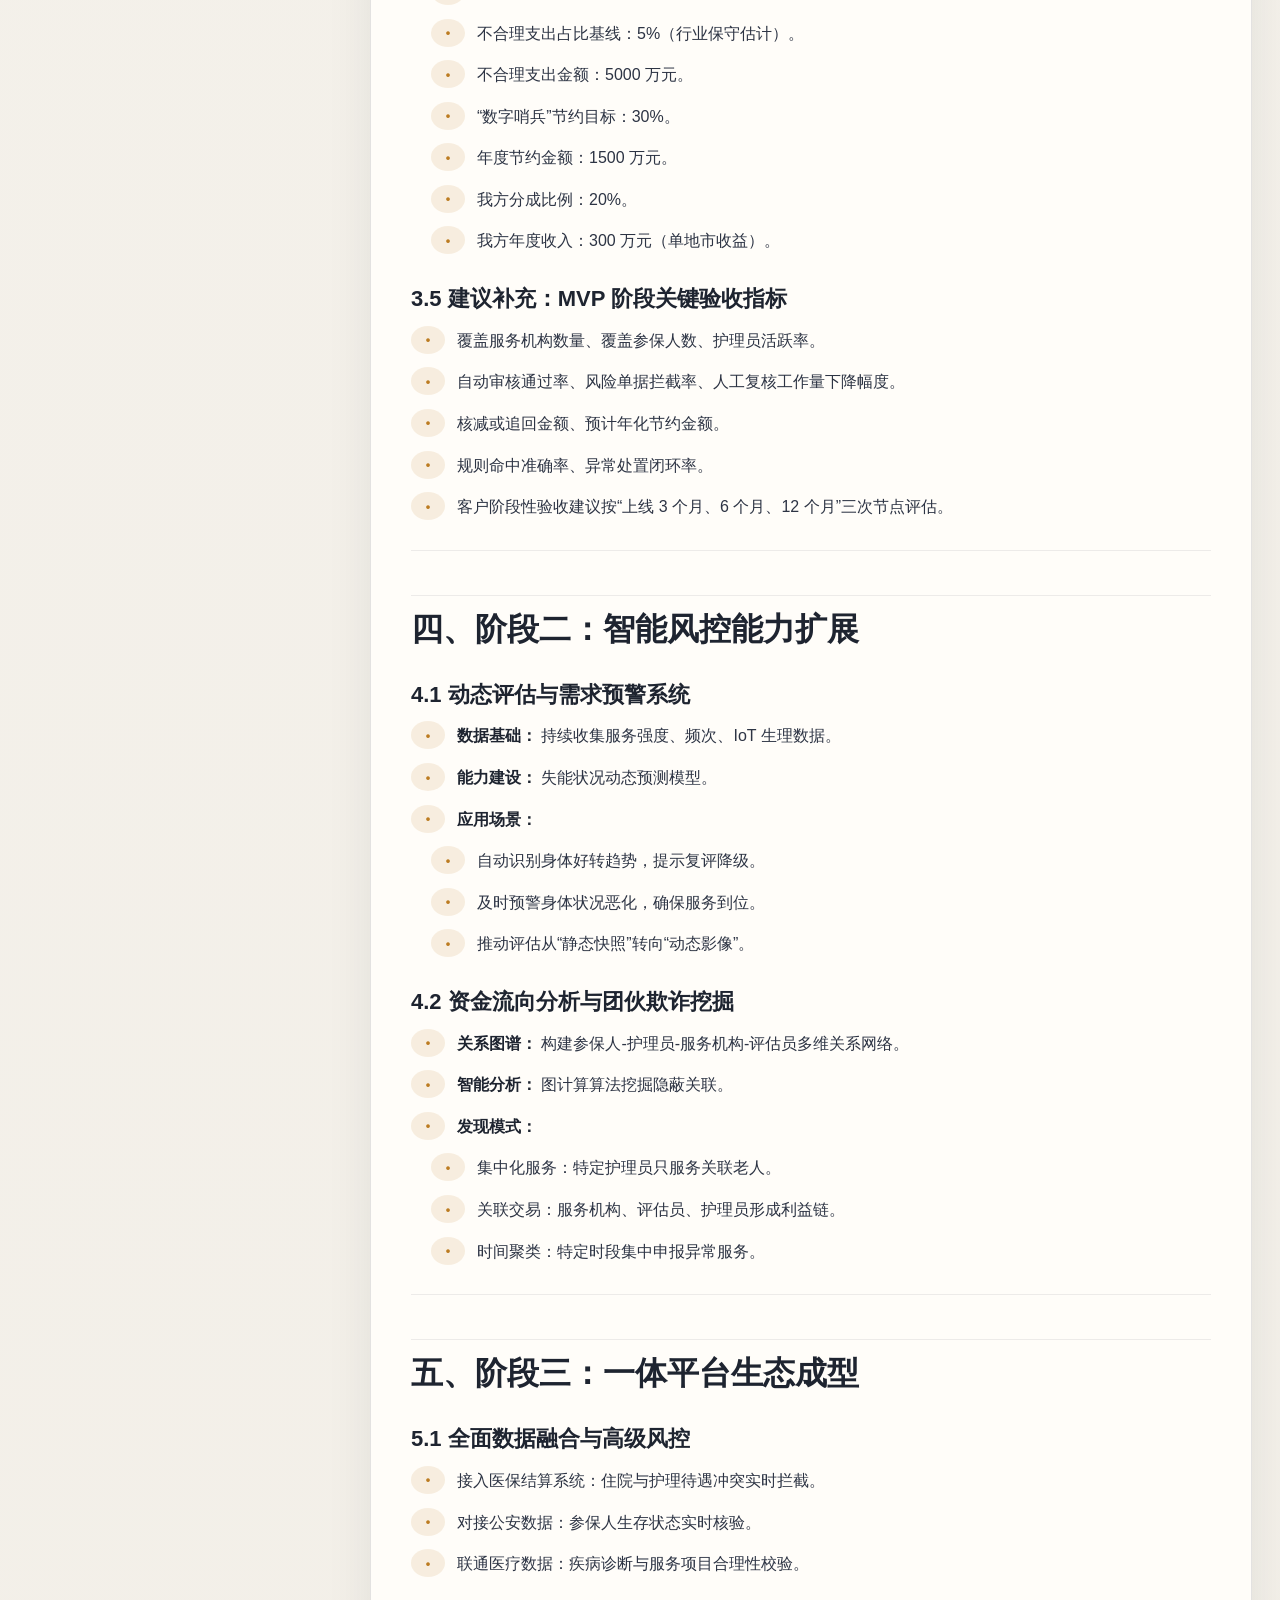
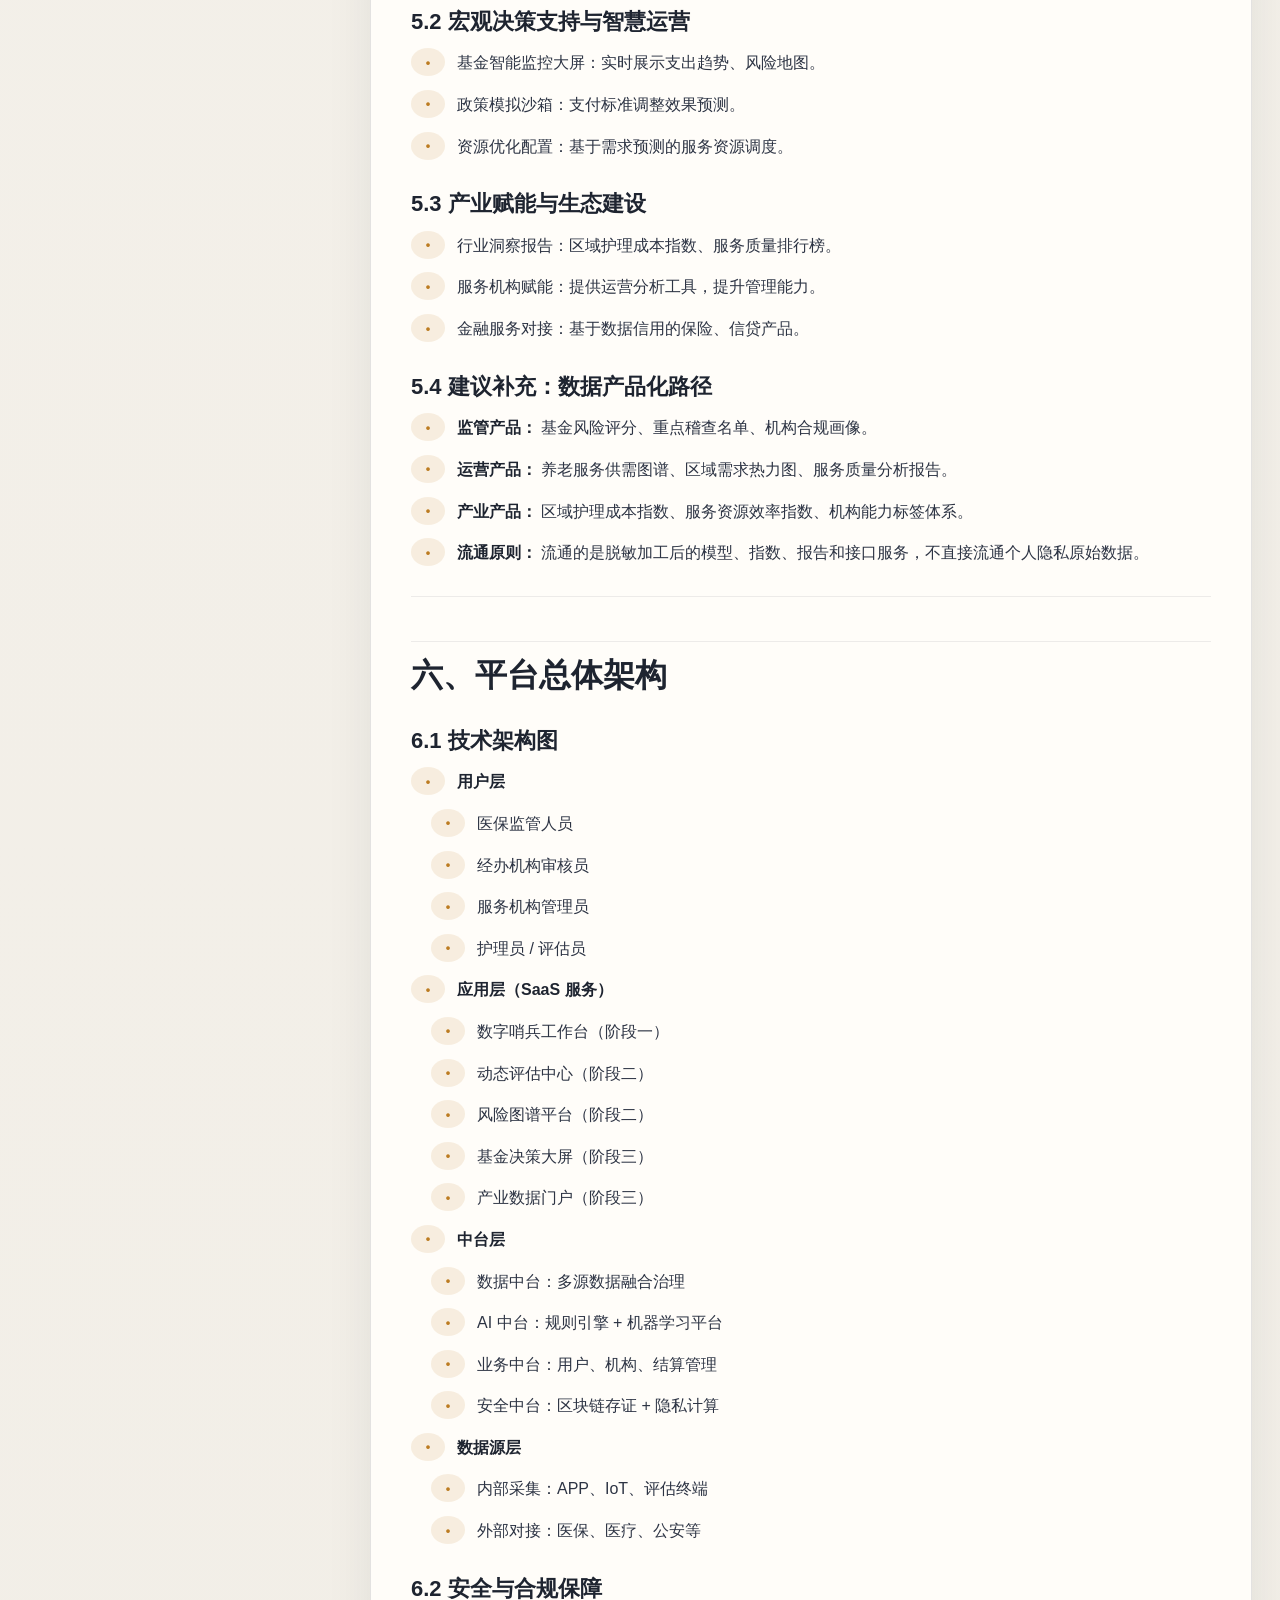
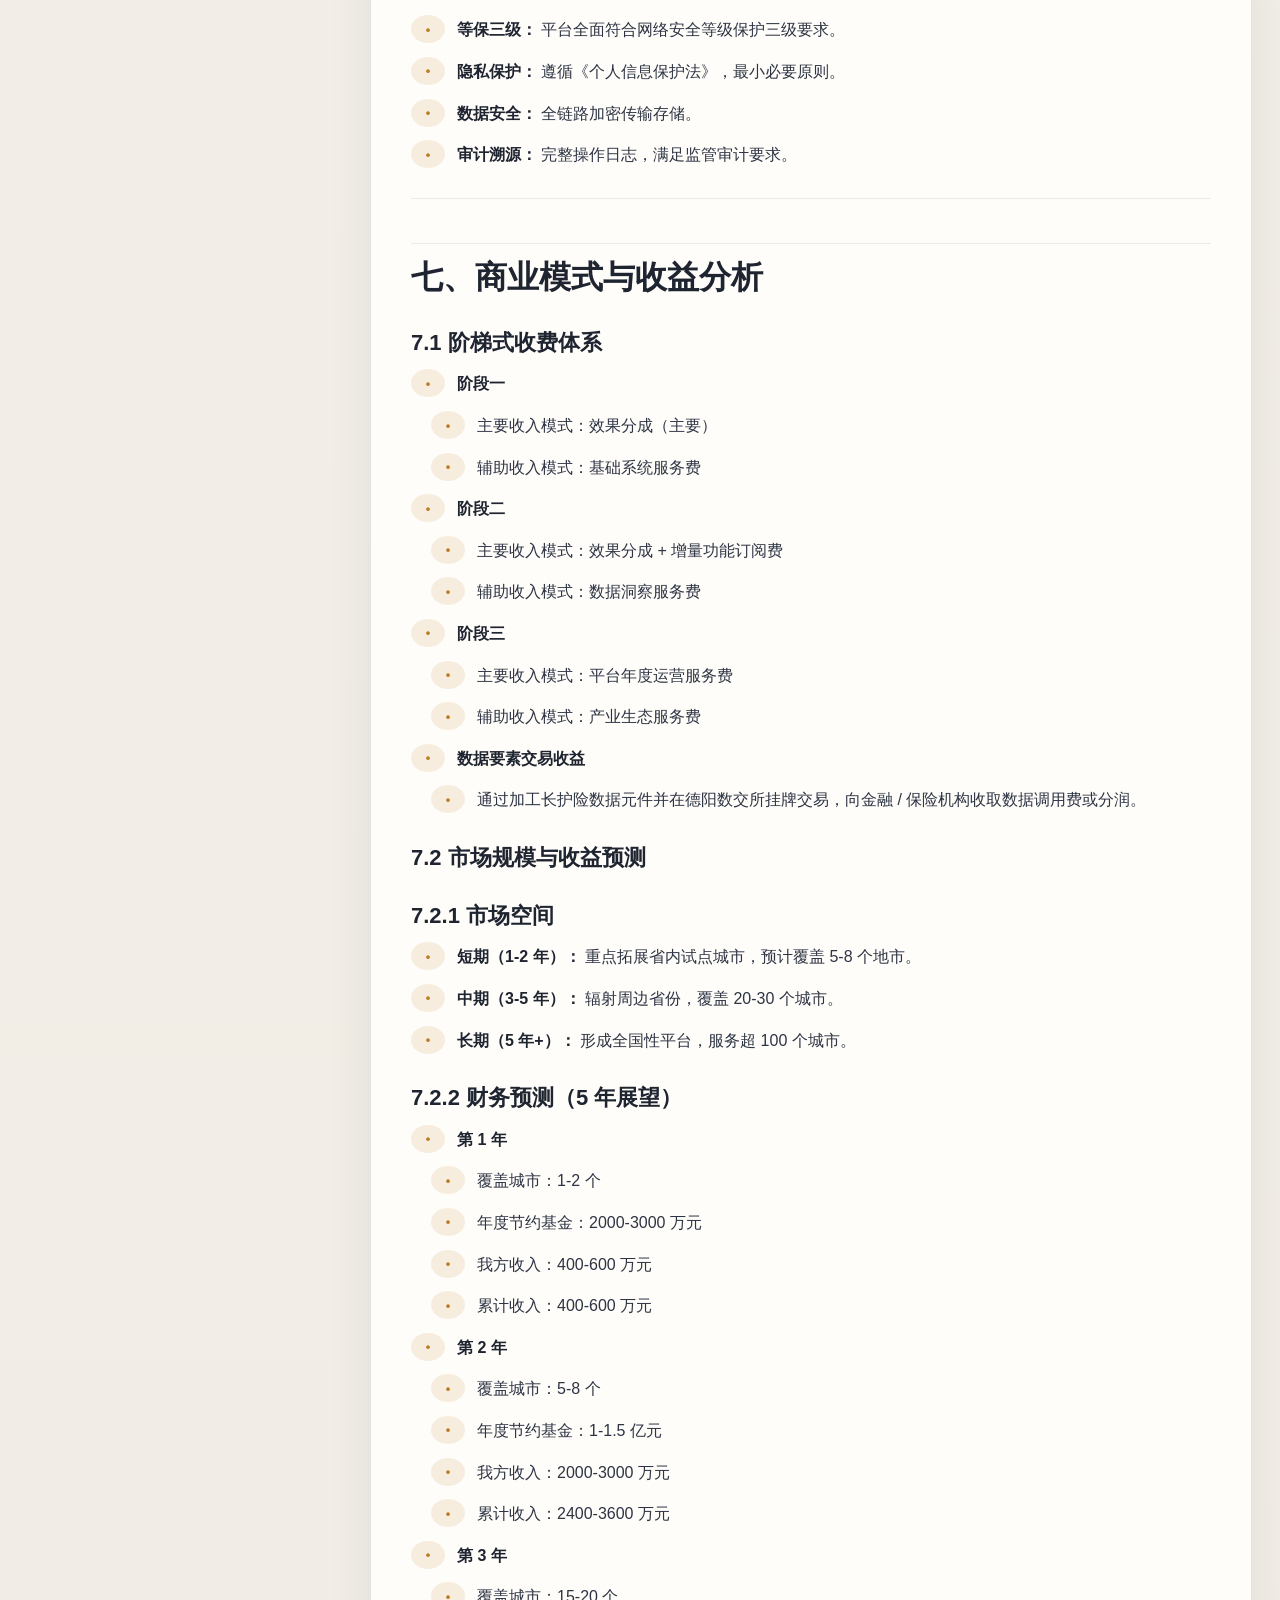
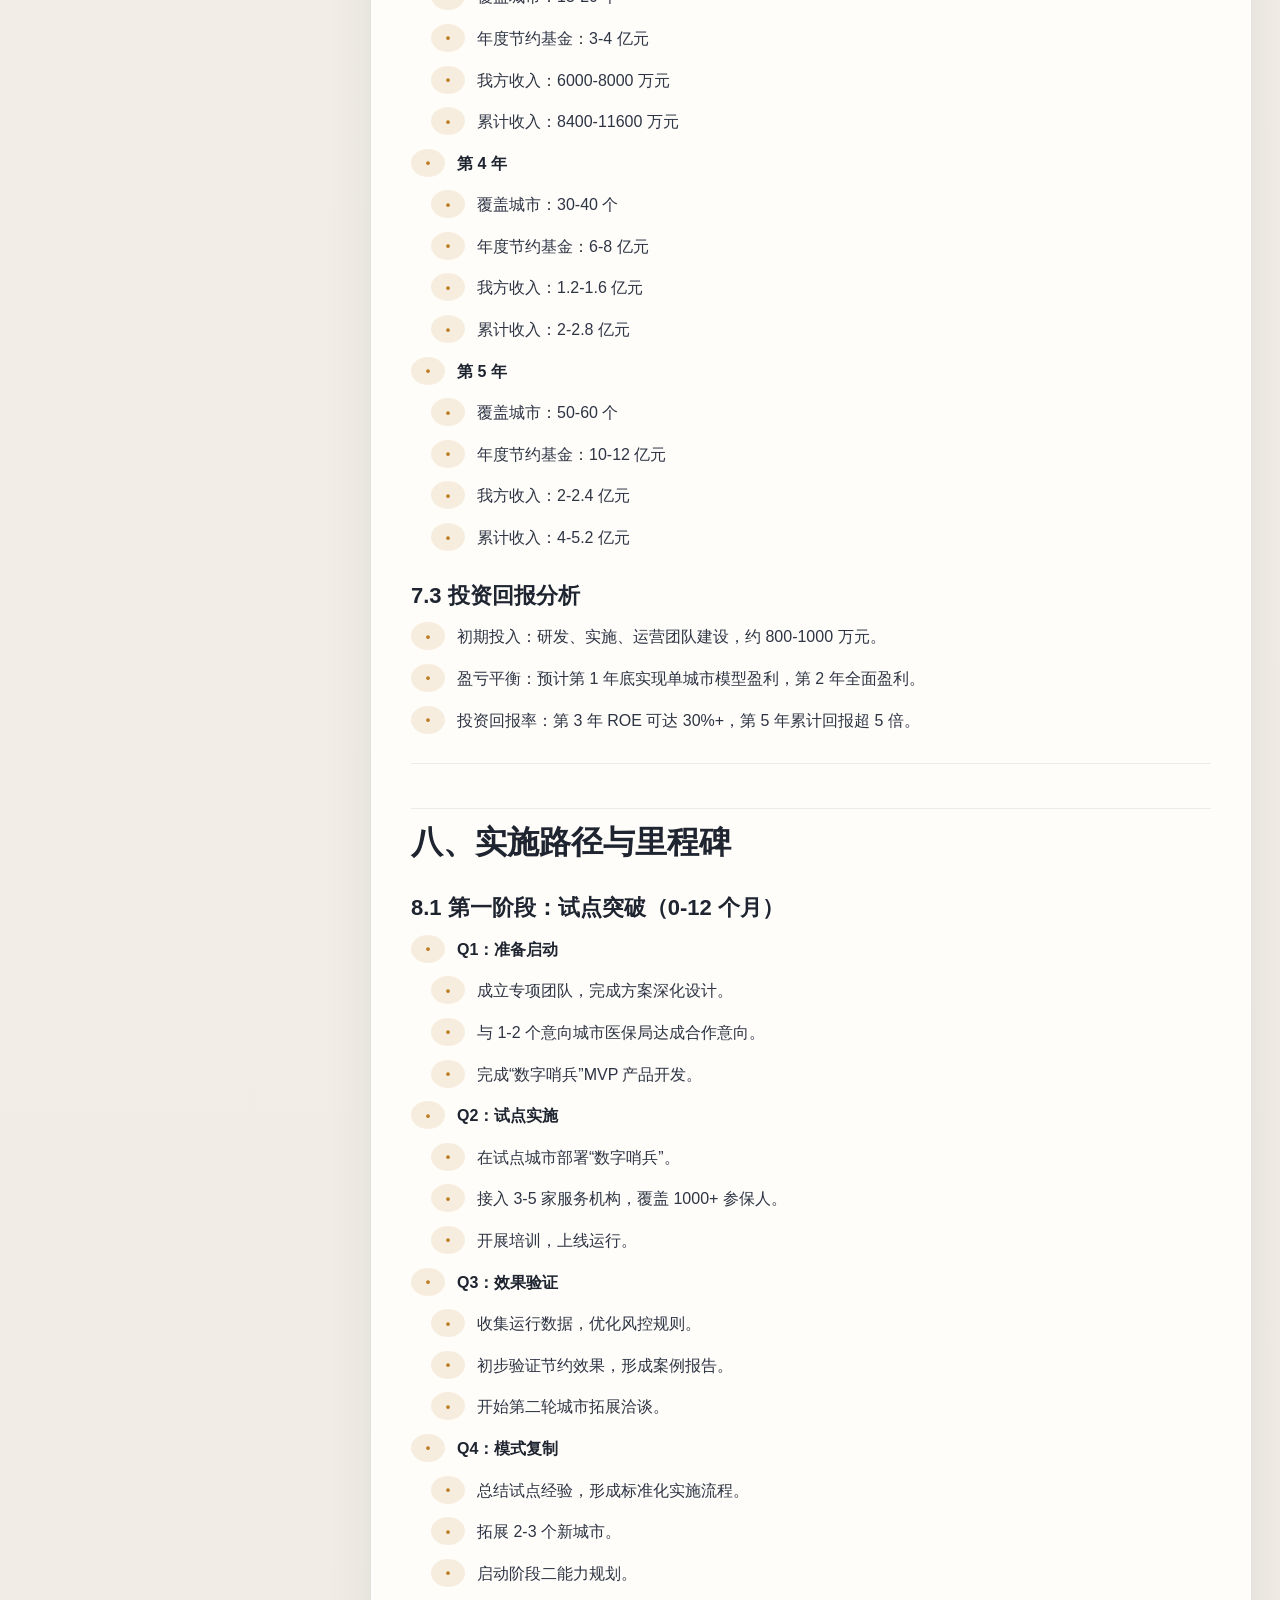
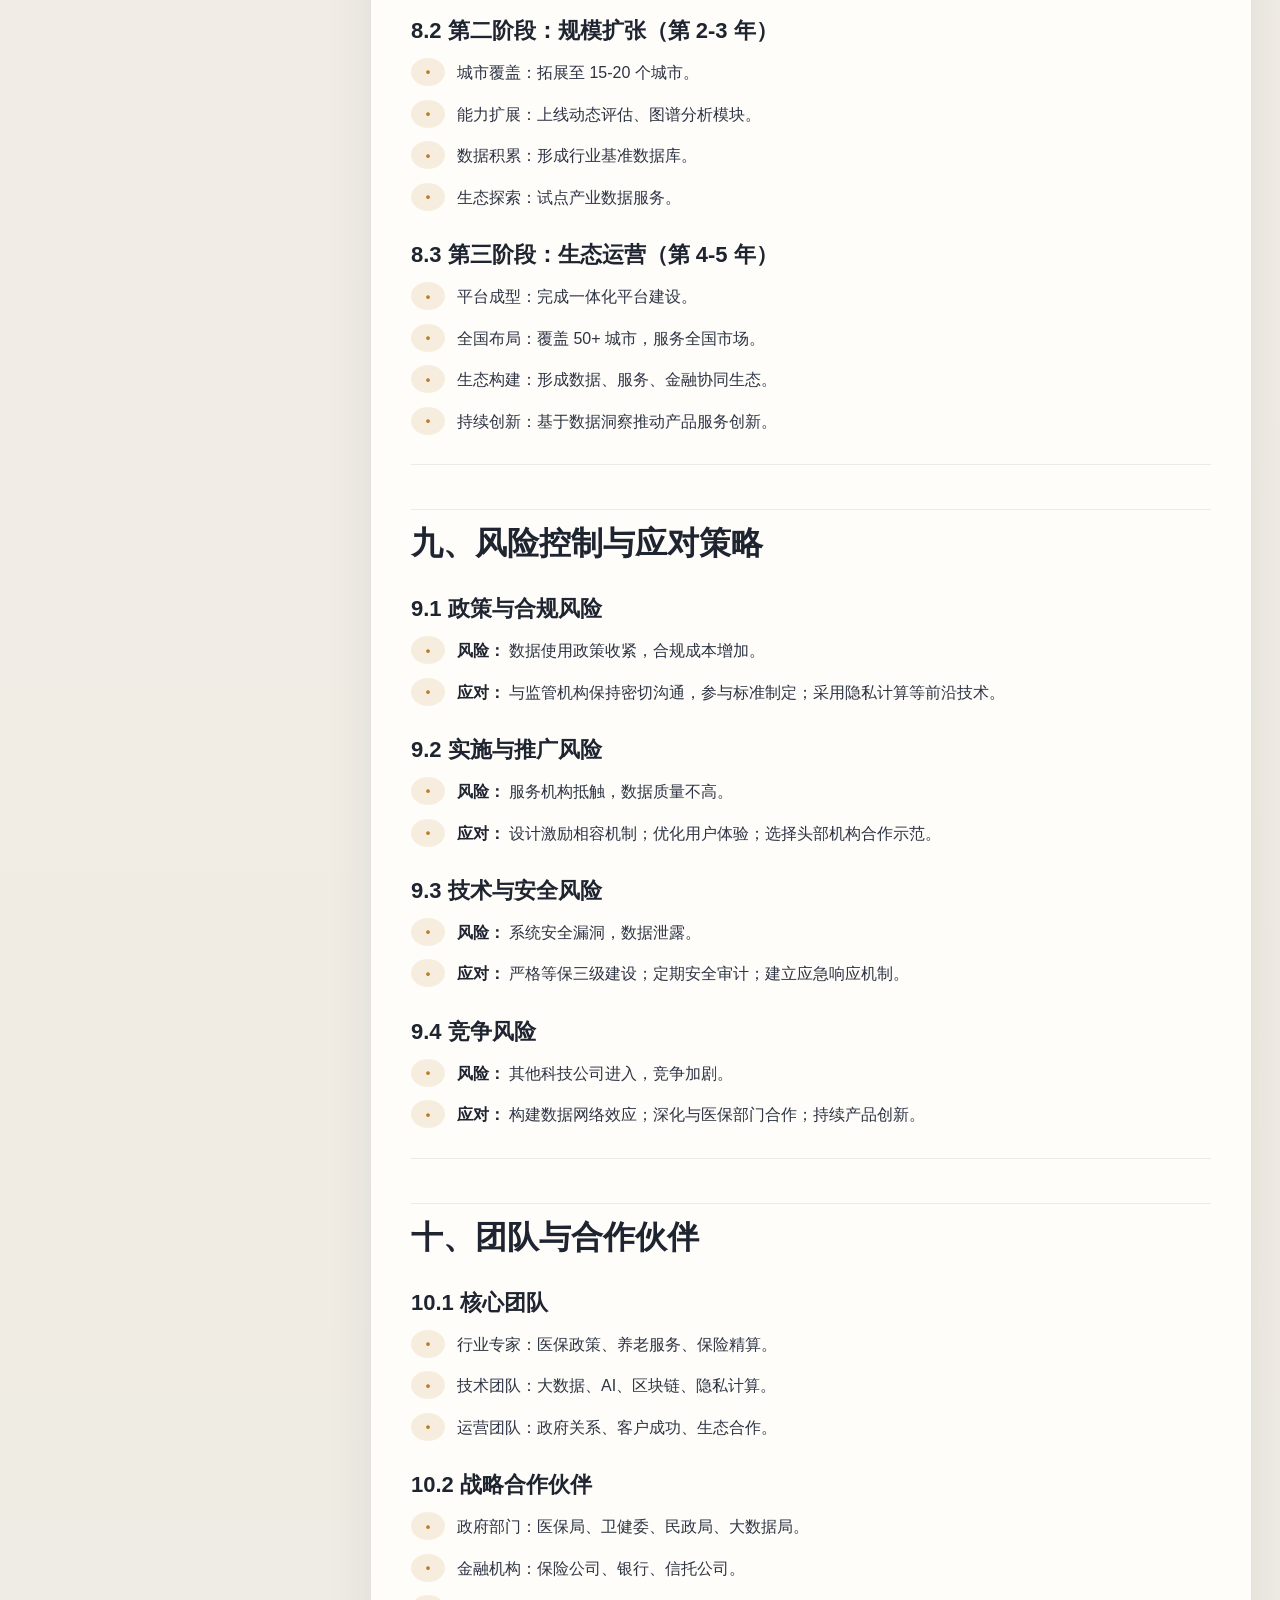
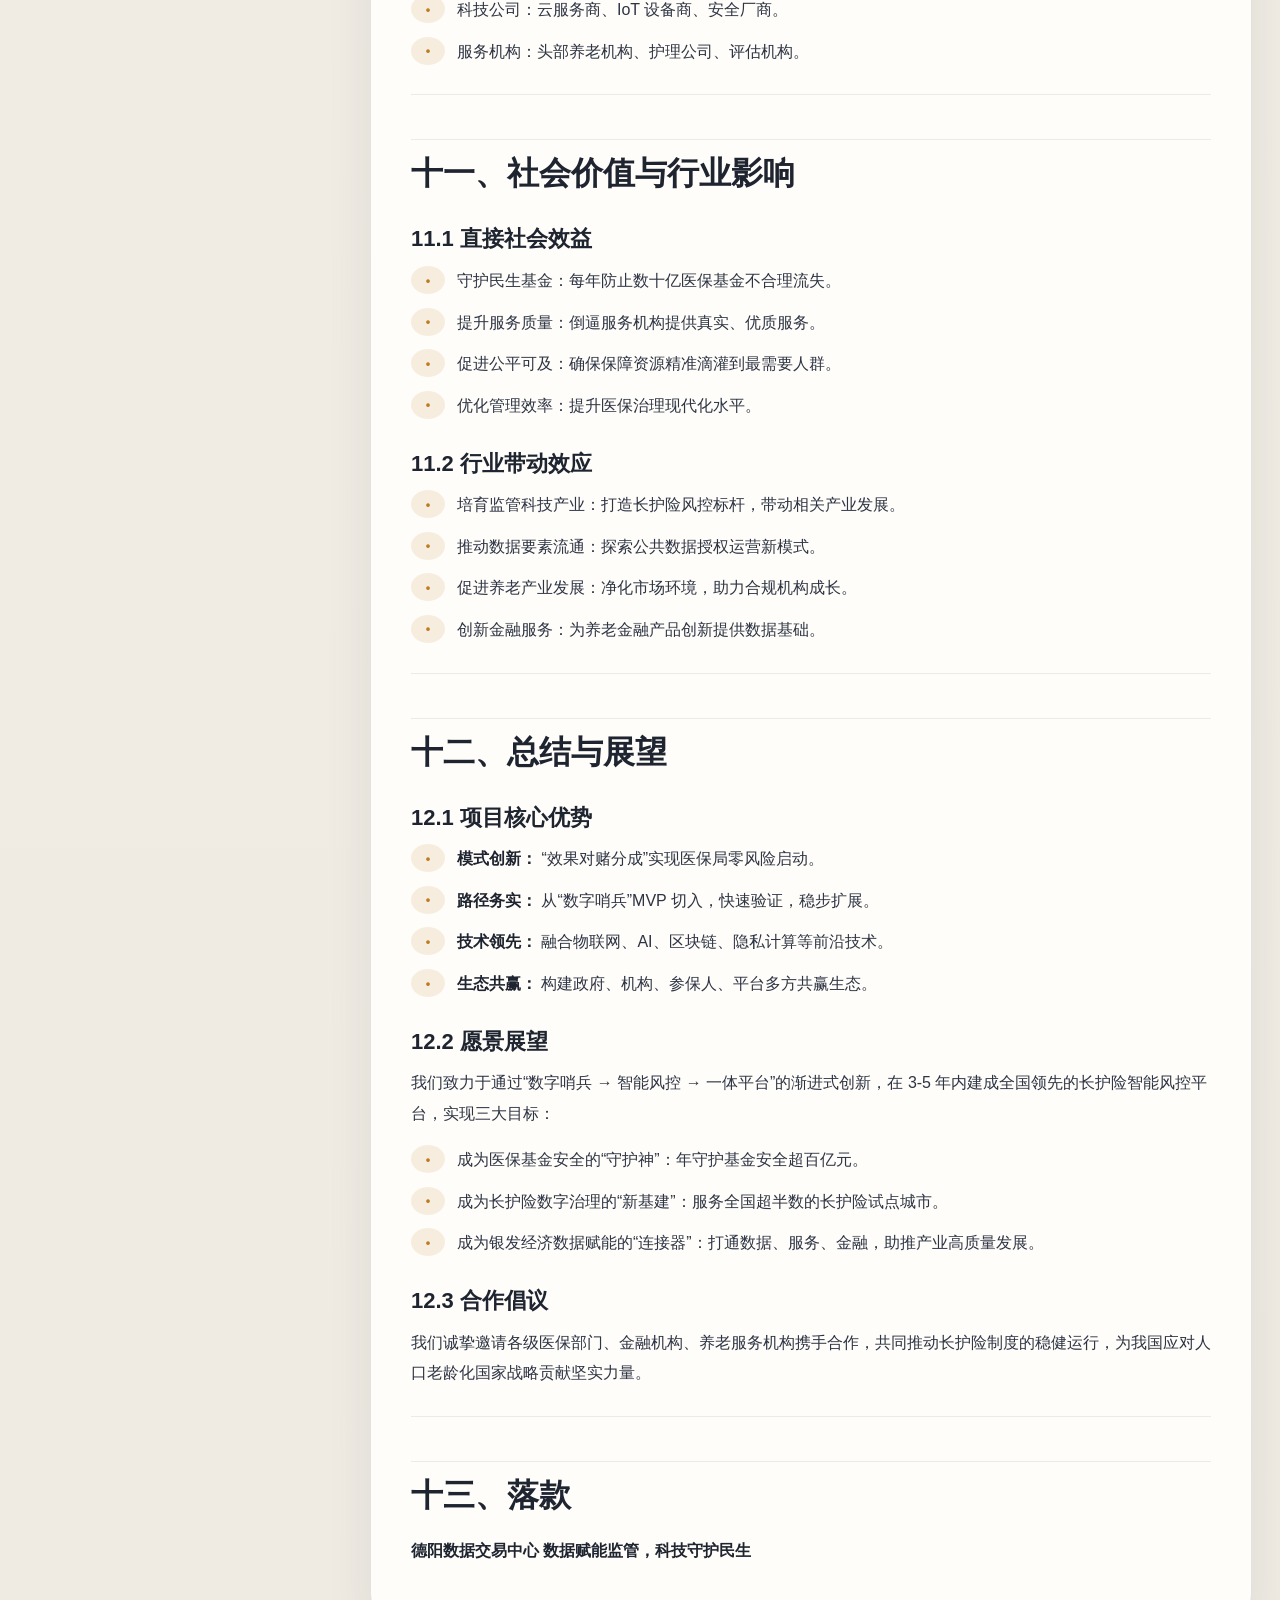
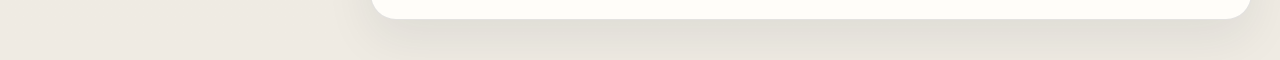
<file: detail.html>
<!DOCTYPE html>
<html lang="zh-CN">
  <head>
    <meta charset="UTF-8" />
    <meta name="viewport" content="width=device-width, initial-scale=1.0" />
    <title>长护险详细方案</title>
    <link rel="stylesheet" href="./detail.css" />
  </head>
  <body>
    <header class="doc-header">
      <div class="doc-header-copy">
        <span class="doc-kicker">德阳数据交易中心方案材料</span>
        <h1>长护险智能风控与精准支付一体化平台详细方案</h1>
        <p>本页保留完整文字方案，用于政府、医保局和合作方进行详细审阅、论证和比对。</p>
      </div>
      <nav class="doc-nav">
        <a href="./overview.html">一图总览</a>
        <a href="./index.html">演示稿</a>
      </nav>
    </header>

    <main class="doc-layout">
      <aside class="doc-sidebar">
        <div class="sidebar-card">
          <h2>目录</h2>
          <div id="tocList" class="toc-list"></div>
        </div>
        <div class="sidebar-card">
          <h2>使用说明</h2>
          <ul>
            <li>本页完整读取 [chx.md] 的正文内容，不删减原始方案主体。</li>
            <li>适合给政府、医保局或合作方做详细阅读版材料。</li>
            <li>若本页空白，多数是直接以 `file://` 打开导致，可通过静态服务或部署后访问。</li>
          </ul>
        </div>
      </aside>

      <article class="doc-content">
        <section class="cover-card">
          <span class="cover-kicker">Detailed Proposal</span>
          <h2>方案说明</h2>
          <p>
            该版本用于呈现完整方案文本，包含执行摘要、政策背景、行业痛点、平台功能、技术架构、实施路径、商业模式、效益分析与风险应对。
          </p>
        </section>

        <section id="loadState" class="load-card">
          正在载入详细方案内容...
        </section>

        <div id="docContent" class="rendered-doc" hidden></div>
      </article>
    </main>

    <script src="./detail.js"></script>
  </body>
</html>
</file>
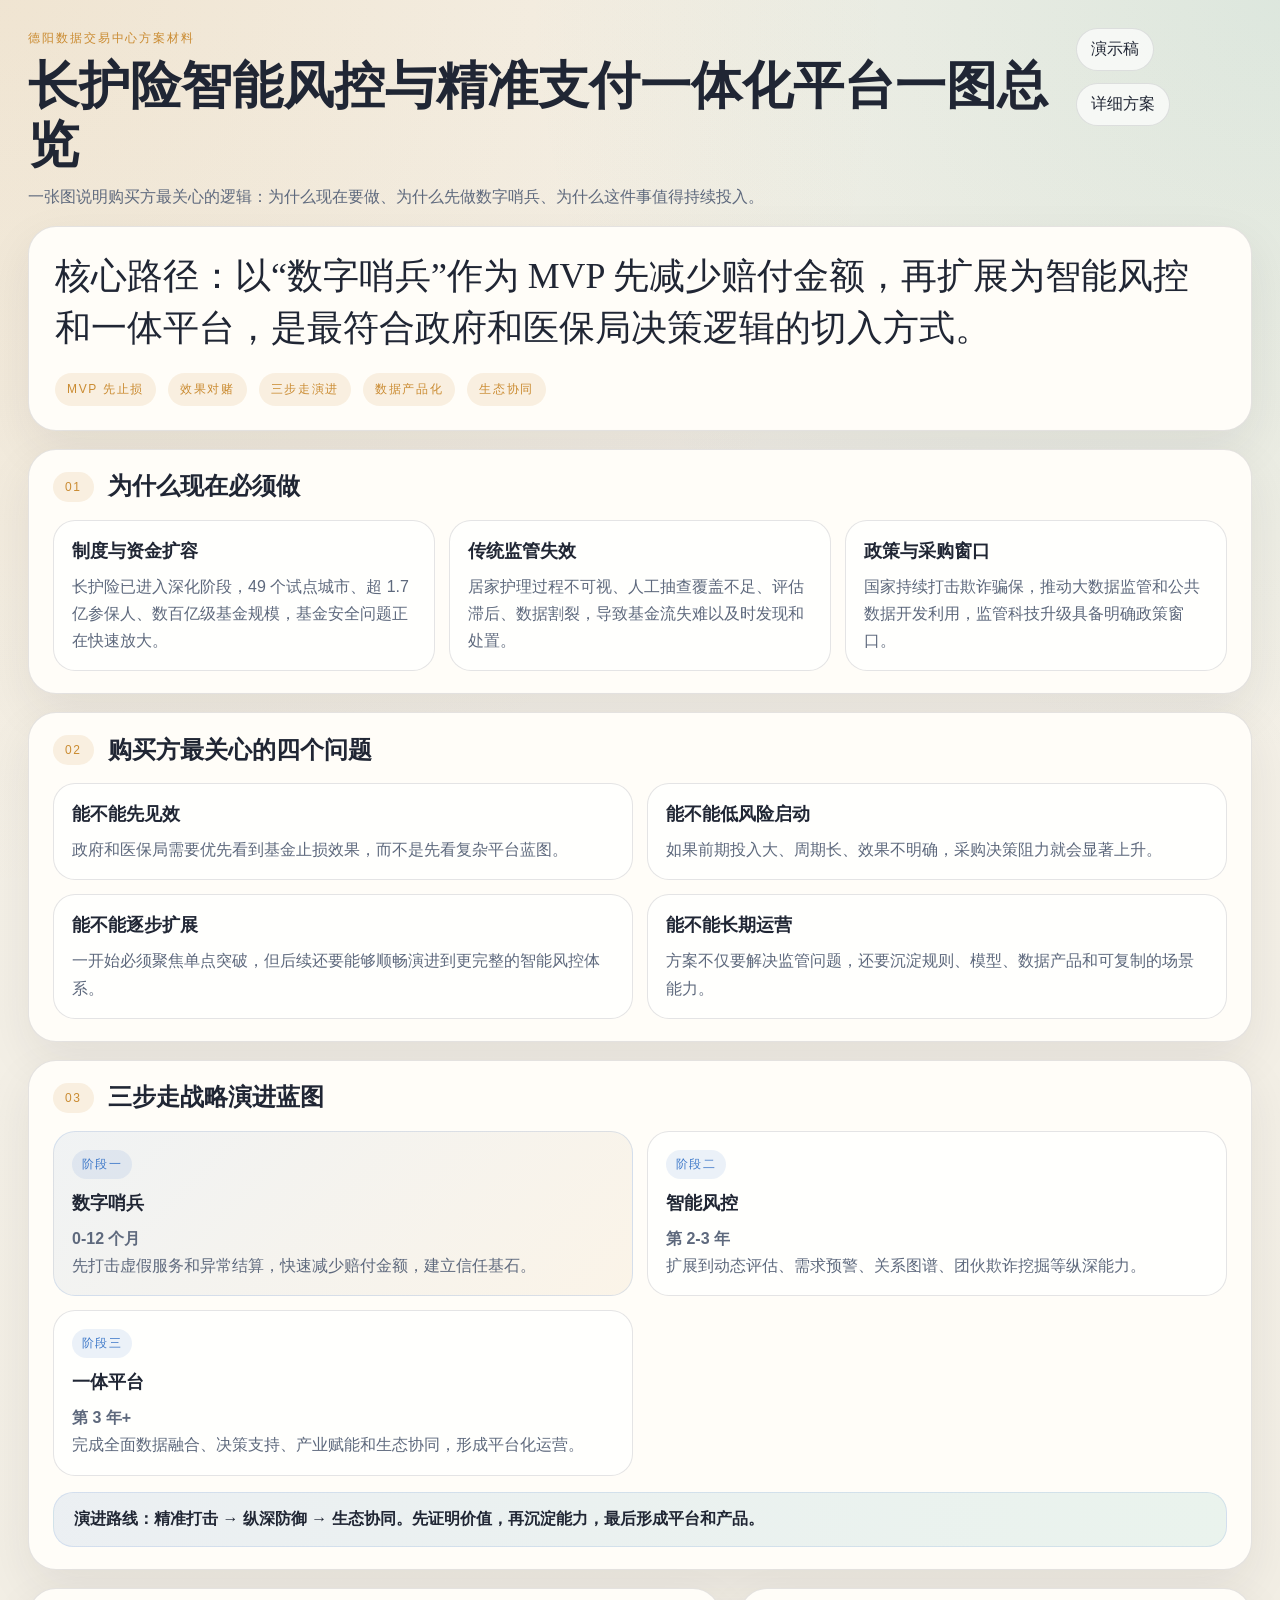
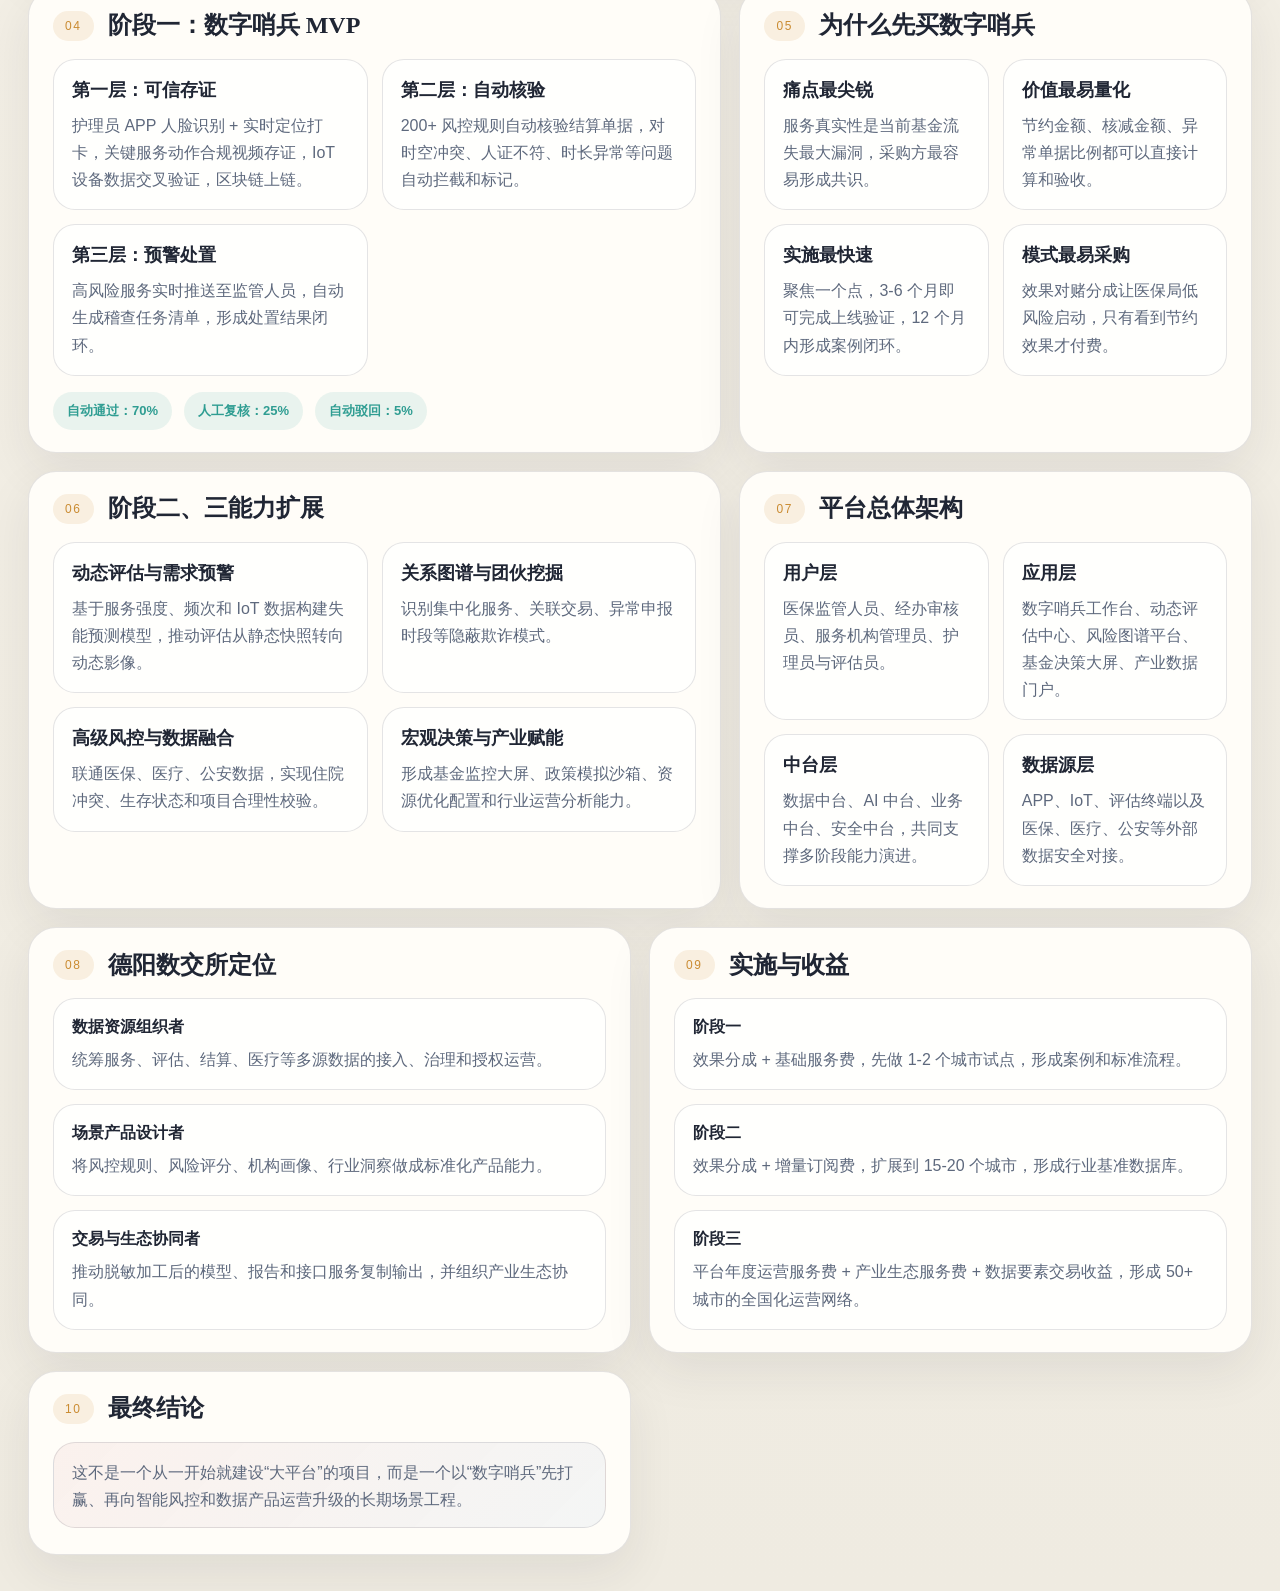
<file: overview.html>
<!DOCTYPE html>
<html lang="zh-CN">
  <head>
    <meta charset="UTF-8" />
    <meta name="viewport" content="width=device-width, initial-scale=1.0" />
    <title>长护险一图总览</title>
    <link rel="stylesheet" href="./overview.css" />
  </head>
  <body>
    <header class="page-header">
      <div class="header-copy">
        <span class="page-kicker">德阳数据交易中心方案材料</span>
        <h1>长护险智能风控与精准支付一体化平台一图总览</h1>
        <p>一张图说明购买方最关心的逻辑：为什么现在要做、为什么先做数字哨兵、为什么这件事值得持续投入。</p>
      </div>
      <nav class="page-nav">
        <a href="./index.html">演示稿</a>
        <a href="./detail.html">详细方案</a>
      </nav>
    </header>

    <main class="poster">
      <section class="hero-band">
        <div class="hero-statement">
          核心路径：以“数字哨兵”作为 MVP 先减少赔付金额，再扩展为智能风控和一体平台，是最符合政府和医保局决策逻辑的切入方式。
        </div>
        <div class="hero-tags">
          <span>MVP 先止损</span>
          <span>效果对赌</span>
          <span>三步走演进</span>
          <span>数据产品化</span>
          <span>生态协同</span>
        </div>
      </section>

      <section class="panel">
        <div class="panel-head">
          <span>01</span>
          <h2>为什么现在必须做</h2>
        </div>
        <div class="triple-grid">
          <article class="mini-card">
            <h3>制度与资金扩容</h3>
            <p>长护险已进入深化阶段，49 个试点城市、超 1.7 亿参保人、数百亿级基金规模，基金安全问题正在快速放大。</p>
          </article>
          <article class="mini-card">
            <h3>传统监管失效</h3>
            <p>居家护理过程不可视、人工抽查覆盖不足、评估滞后、数据割裂，导致基金流失难以及时发现和处置。</p>
          </article>
          <article class="mini-card">
            <h3>政策与采购窗口</h3>
            <p>国家持续打击欺诈骗保，推动大数据监管和公共数据开发利用，监管科技升级具备明确政策窗口。</p>
          </article>
        </div>
      </section>

      <section class="panel">
        <div class="panel-head">
          <span>02</span>
          <h2>购买方最关心的四个问题</h2>
        </div>
        <div class="pain-grid">
          <article class="pain-card">
            <h3>能不能先见效</h3>
            <p>政府和医保局需要优先看到基金止损效果，而不是先看复杂平台蓝图。</p>
          </article>
          <article class="pain-card">
            <h3>能不能低风险启动</h3>
            <p>如果前期投入大、周期长、效果不明确，采购决策阻力就会显著上升。</p>
          </article>
          <article class="pain-card">
            <h3>能不能逐步扩展</h3>
            <p>一开始必须聚焦单点突破，但后续还要能够顺畅演进到更完整的智能风控体系。</p>
          </article>
          <article class="pain-card">
            <h3>能不能长期运营</h3>
            <p>方案不仅要解决监管问题，还要沉淀规则、模型、数据产品和可复制的场景能力。</p>
          </article>
        </div>
      </section>

      <section class="panel">
        <div class="panel-head">
          <span>03</span>
          <h2>三步走战略演进蓝图</h2>
        </div>
        <div class="stage-grid">
          <article class="stage-card highlight">
            <span>阶段一</span>
            <h3>数字哨兵</h3>
            <p class="stage-time">0-12 个月</p>
            <p>先打击虚假服务和异常结算，快速减少赔付金额，建立信任基石。</p>
          </article>
          <article class="stage-card">
            <span>阶段二</span>
            <h3>智能风控</h3>
            <p class="stage-time">第 2-3 年</p>
            <p>扩展到动态评估、需求预警、关系图谱、团伙欺诈挖掘等纵深能力。</p>
          </article>
          <article class="stage-card">
            <span>阶段三</span>
            <h3>一体平台</h3>
            <p class="stage-time">第 3 年+</p>
            <p>完成全面数据融合、决策支持、产业赋能和生态协同，形成平台化运营。</p>
          </article>
        </div>
        <div class="closure-band">
          演进路线：精准打击 → 纵深防御 → 生态协同。先证明价值，再沉淀能力，最后形成平台和产品。
        </div>
      </section>

      <section class="dual-panel">
        <section class="panel role-panel">
          <div class="panel-head">
            <span>04</span>
            <h2>阶段一：数字哨兵 MVP</h2>
          </div>
          <div class="mvp-grid">
            <article class="mvp-card">
              <h3>第一层：可信存证</h3>
              <p>护理员 APP 人脸识别 + 实时定位打卡，关键服务动作合规视频存证，IoT 设备数据交叉验证，区块链上链。</p>
            </article>
            <article class="mvp-card">
              <h3>第二层：自动核验</h3>
              <p>200+ 风控规则自动核验结算单据，对时空冲突、人证不符、时长异常等问题自动拦截和标记。</p>
            </article>
            <article class="mvp-card">
              <h3>第三层：预警处置</h3>
              <p>高风险服务实时推送至监管人员，自动生成稽查任务清单，形成处置结果闭环。</p>
            </article>
          </div>
          <div class="metric-strip">
            <span>自动通过：70%</span>
            <span>人工复核：25%</span>
            <span>自动驳回：5%</span>
          </div>
        </section>

        <section class="panel output-panel">
          <div class="panel-head">
            <span>05</span>
            <h2>为什么先买数字哨兵</h2>
          </div>
          <div class="output-list">
            <article class="output-card">
              <h3>痛点最尖锐</h3>
              <p>服务真实性是当前基金流失最大漏洞，采购方最容易形成共识。</p>
            </article>
            <article class="output-card">
              <h3>价值最易量化</h3>
              <p>节约金额、核减金额、异常单据比例都可以直接计算和验收。</p>
            </article>
            <article class="output-card">
              <h3>实施最快速</h3>
              <p>聚焦一个点，3-6 个月即可完成上线验证，12 个月内形成案例闭环。</p>
            </article>
            <article class="output-card">
              <h3>模式最易采购</h3>
              <p>效果对赌分成让医保局低风险启动，只有看到节约效果才付费。</p>
            </article>
          </div>
        </section>
      </section>

      <section class="dual-panel">
        <section class="panel role-panel">
          <div class="panel-head">
            <span>06</span>
            <h2>阶段二、三能力扩展</h2>
          </div>
          <div class="role-grid">
            <article class="role-card">
              <h3>动态评估与需求预警</h3>
              <p>基于服务强度、频次和 IoT 数据构建失能预测模型，推动评估从静态快照转向动态影像。</p>
            </article>
            <article class="role-card">
              <h3>关系图谱与团伙挖掘</h3>
              <p>识别集中化服务、关联交易、异常申报时段等隐蔽欺诈模式。</p>
            </article>
            <article class="role-card">
              <h3>高级风控与数据融合</h3>
              <p>联通医保、医疗、公安数据，实现住院冲突、生存状态和项目合理性校验。</p>
            </article>
            <article class="role-card">
              <h3>宏观决策与产业赋能</h3>
              <p>形成基金监控大屏、政策模拟沙箱、资源优化配置和行业运营分析能力。</p>
            </article>
          </div>
        </section>

        <section class="panel output-panel">
          <div class="panel-head">
            <span>07</span>
            <h2>平台总体架构</h2>
          </div>
          <div class="output-list">
            <article class="output-card">
              <h3>用户层</h3>
              <p>医保监管人员、经办审核员、服务机构管理员、护理员与评估员。</p>
            </article>
            <article class="output-card">
              <h3>应用层</h3>
              <p>数字哨兵工作台、动态评估中心、风险图谱平台、基金决策大屏、产业数据门户。</p>
            </article>
            <article class="output-card">
              <h3>中台层</h3>
              <p>数据中台、AI 中台、业务中台、安全中台，共同支撑多阶段能力演进。</p>
            </article>
            <article class="output-card">
              <h3>数据源层</h3>
              <p>APP、IoT、评估终端以及医保、医疗、公安等外部数据安全对接。</p>
            </article>
          </div>
        </section>
      </section>

      <section class="triple-bottom">
        <section class="panel">
          <div class="panel-head">
            <span>08</span>
            <h2>德阳数交所定位</h2>
          </div>
          <div class="bottom-grid phase-grid">
            <article class="phase-card">
              <strong>数据资源组织者</strong>
              <p>统筹服务、评估、结算、医疗等多源数据的接入、治理和授权运营。</p>
            </article>
            <article class="phase-card">
              <strong>场景产品设计者</strong>
              <p>将风控规则、风险评分、机构画像、行业洞察做成标准化产品能力。</p>
            </article>
            <article class="phase-card">
              <strong>交易与生态协同者</strong>
              <p>推动脱敏加工后的模型、报告和接口服务复制输出，并组织产业生态协同。</p>
            </article>
          </div>
        </section>

        <section class="panel">
          <div class="panel-head">
            <span>09</span>
            <h2>实施与收益</h2>
          </div>
          <div class="bottom-grid business-grid">
            <article class="business-card">
              <strong>阶段一</strong>
              <p>效果分成 + 基础服务费，先做 1-2 个城市试点，形成案例和标准流程。</p>
            </article>
            <article class="business-card">
              <strong>阶段二</strong>
              <p>效果分成 + 增量订阅费，扩展到 15-20 个城市，形成行业基准数据库。</p>
            </article>
            <article class="business-card">
              <strong>阶段三</strong>
              <p>平台年度运营服务费 + 产业生态服务费 + 数据要素交易收益，形成 50+ 城市的全国化运营网络。</p>
            </article>
          </div>
        </section>

        <section class="panel">
          <div class="panel-head">
            <span>10</span>
            <h2>最终结论</h2>
          </div>
          <div class="judgement-box">
            <p>
              这不是一个从一开始就建设“大平台”的项目，而是一个以“数字哨兵”先打赢、再向智能风控和数据产品运营升级的长期场景工程。
            </p>
          </div>
        </section>
      </section>
    </main>
  </body>
</html>
</file>
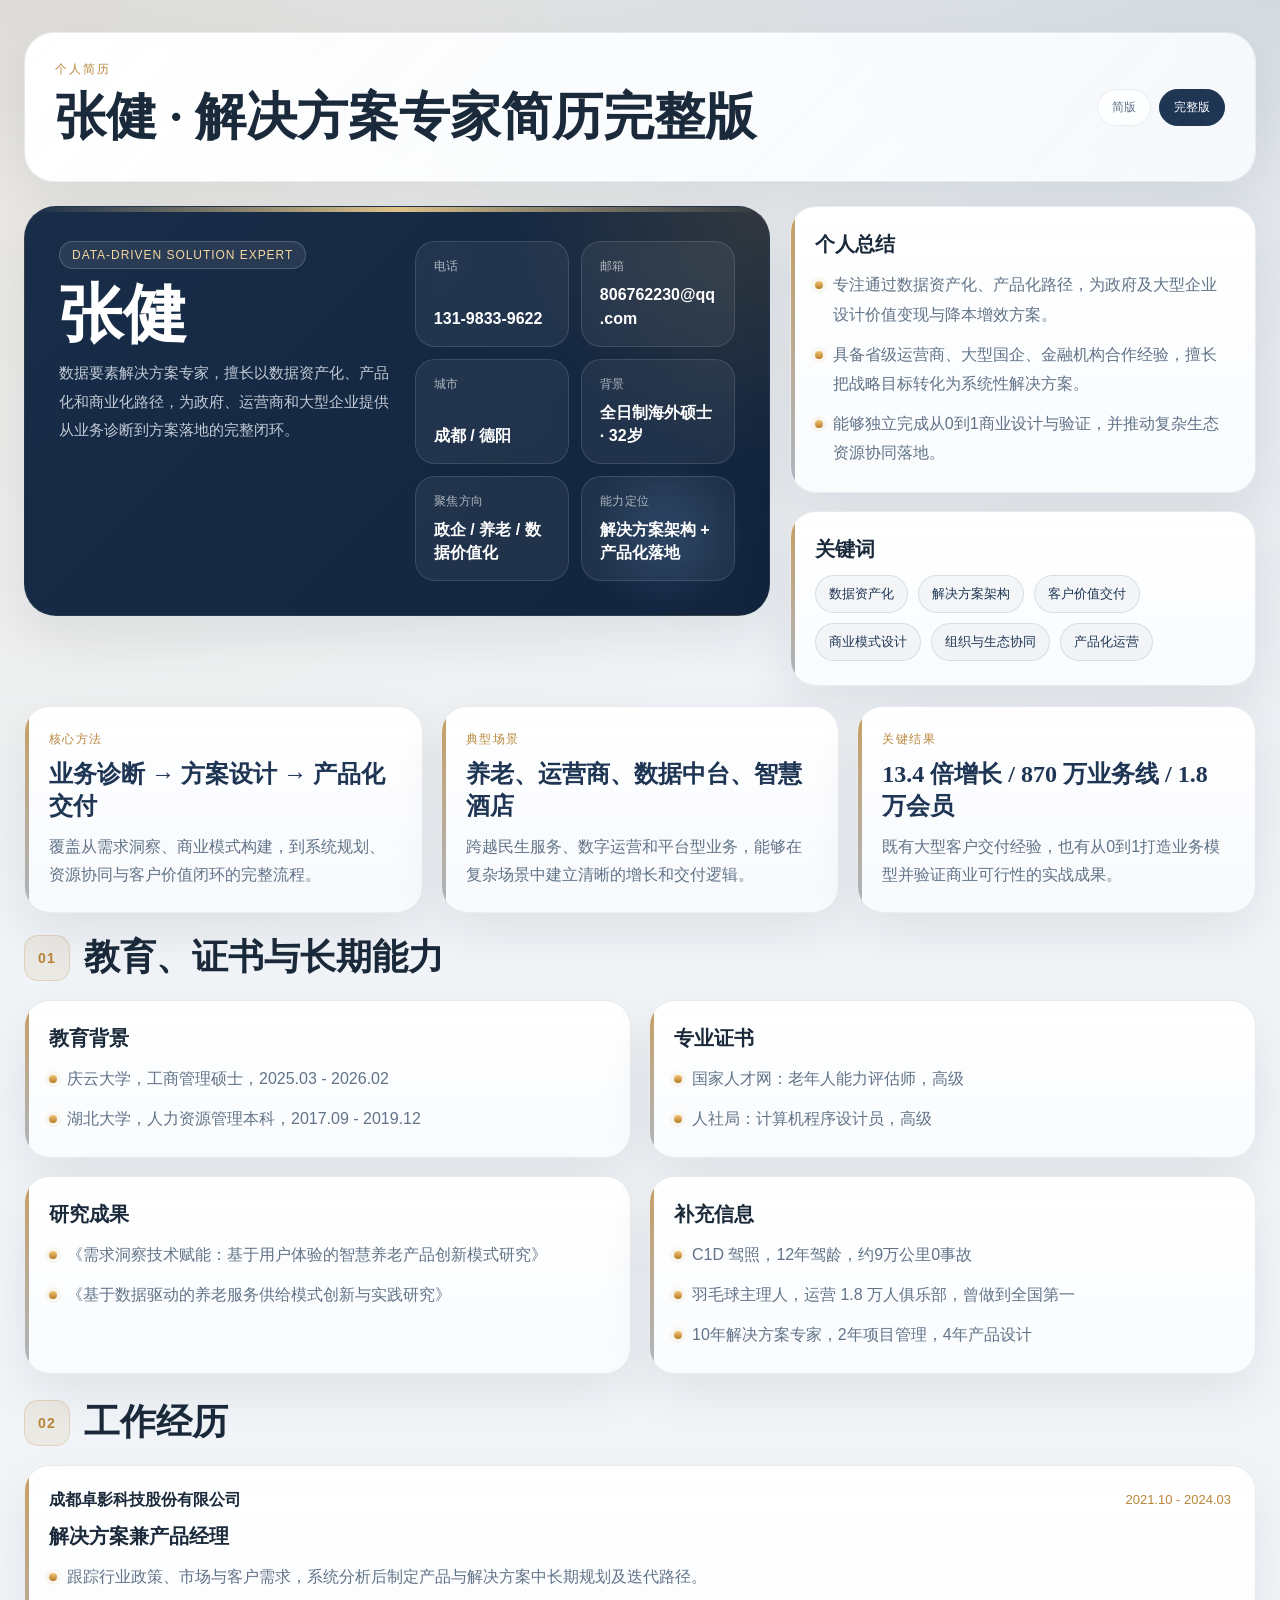
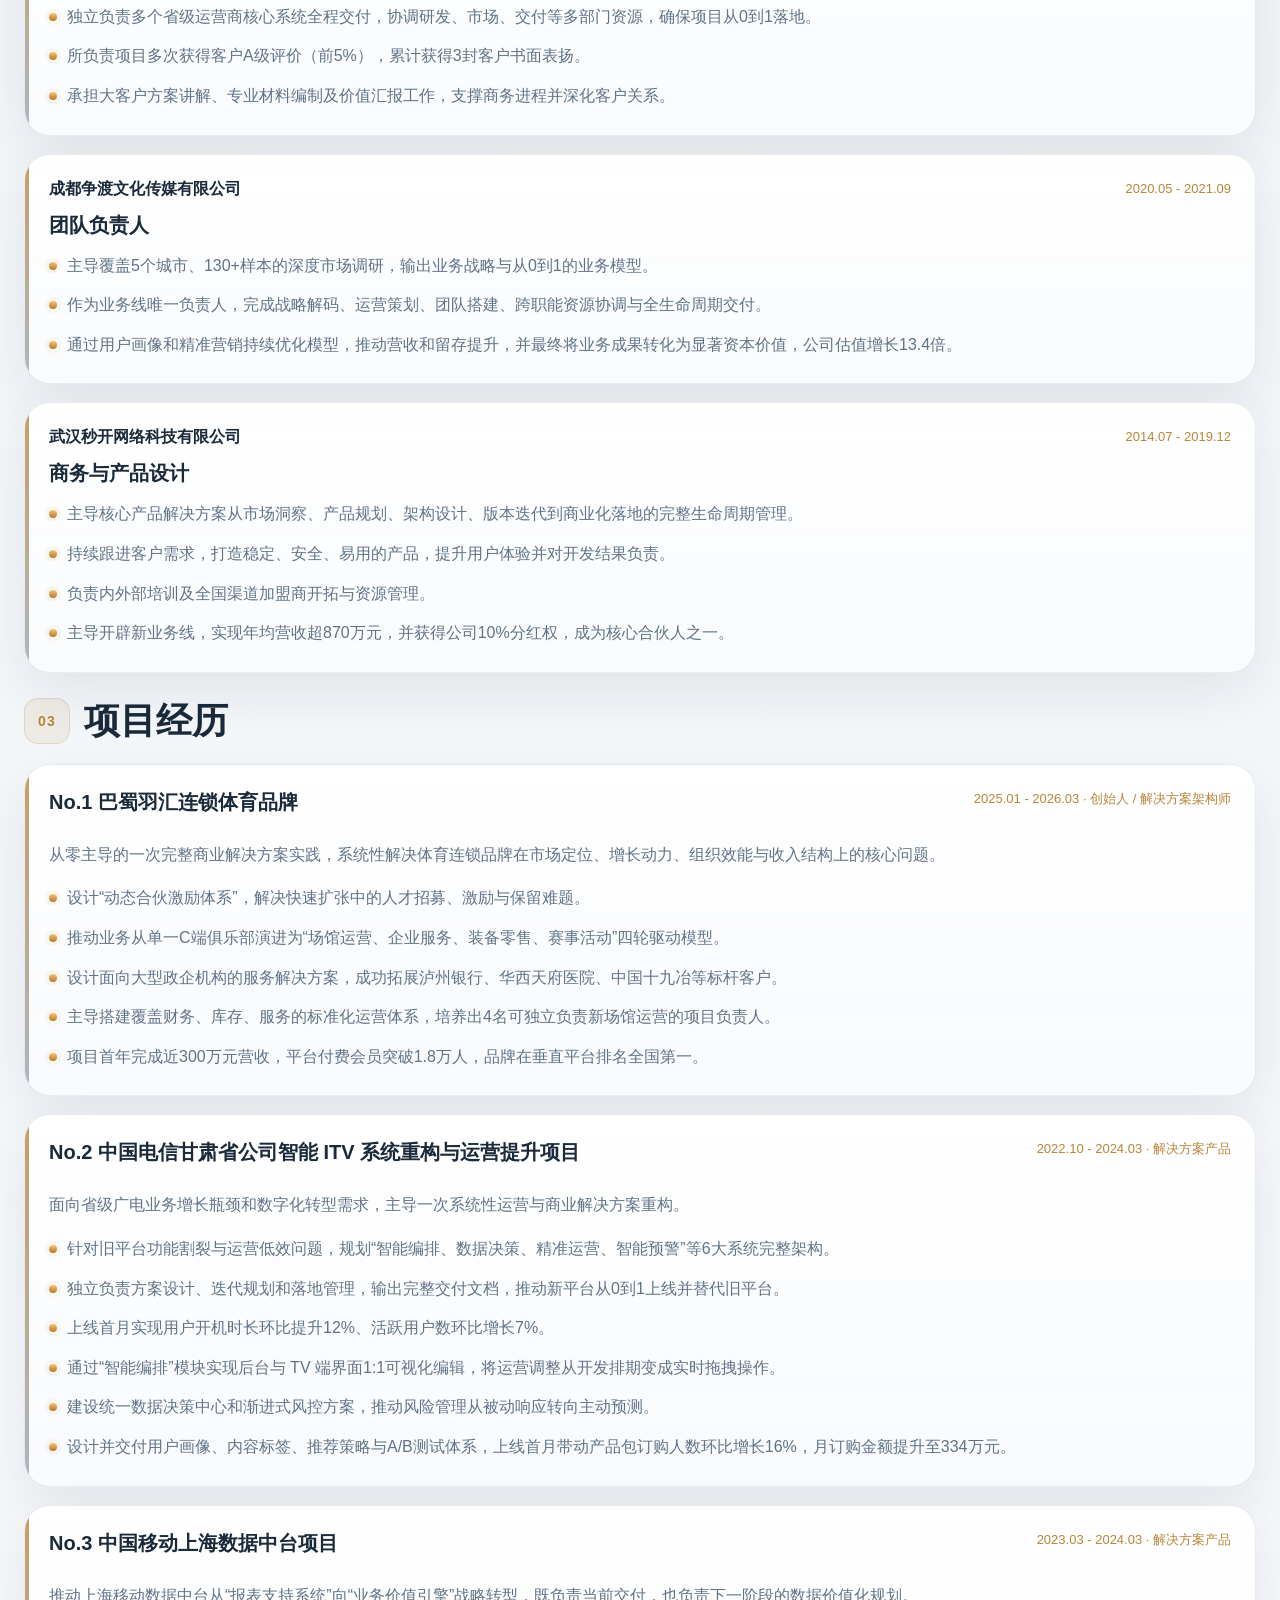
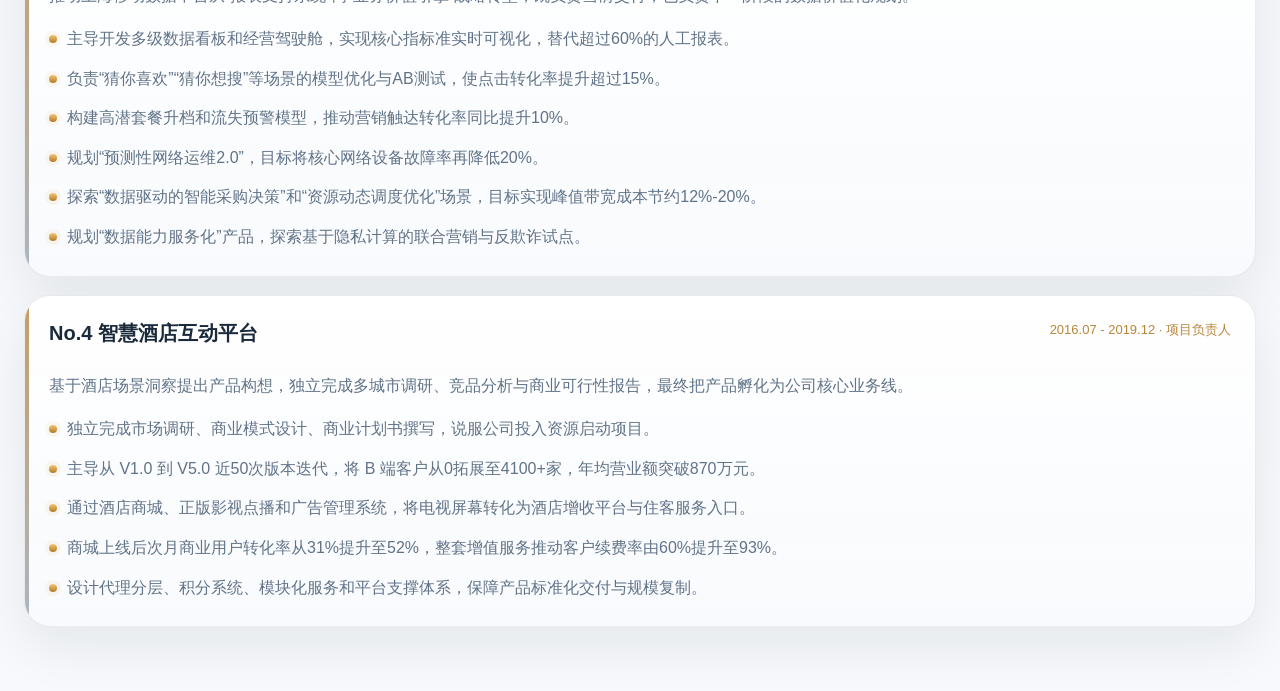
<file: resume-full.html>
<!DOCTYPE html>
<html lang="zh-CN">
  <head>
    <meta charset="UTF-8" />
    <meta name="viewport" content="width=device-width, initial-scale=1.0" />
    <title>张健简历完整版</title>
    <link rel="stylesheet" href="./materials.css" />
  </head>
  <body>
    <main class="shell">
      <header class="header">
        <div>
          <span class="kicker">个人简历</span>
          <h1 class="title">张健 · 解决方案专家简历完整版</h1>
        </div>
        <nav class="sub-tabs" aria-label="简历版本切换">
          <a class="sub-tab" href="./resume.html">简版</a>
          <a class="sub-tab is-active" href="./resume-full.html">完整版</a>
        </nav>
      </header>

      <section class="resume-hero full">
        <div class="resume-main">
          <div class="identity-card">
            <div>
              <span class="resume-role">Data-Driven Solution Expert</span>
              <h2>张健</h2>
              <p class="identity-summary">
                数据要素解决方案专家，擅长以数据资产化、产品化和商业化路径，为政府、运营商和大型企业提供从业务诊断到方案落地的完整闭环。
              </p>
            </div>
            <div class="contact-grid">
              <div class="contact-item">
                <span>电话</span>
                <strong>131-9833-9622</strong>
              </div>
              <div class="contact-item">
                <span>邮箱</span>
                <strong>806762230@qq.com</strong>
              </div>
              <div class="contact-item">
                <span>城市</span>
                <strong>成都 / 德阳</strong>
              </div>
              <div class="contact-item">
                <span>背景</span>
                <strong>全日制海外硕士 · 32岁</strong>
              </div>
              <div class="contact-item">
                <span>聚焦方向</span>
                <strong>政企 / 养老 / 数据价值化</strong>
              </div>
              <div class="contact-item">
                <span>能力定位</span>
                <strong>解决方案架构 + 产品化落地</strong>
              </div>
            </div>
          </div>
        </div>

        <aside class="resume-side">
          <div class="side-card">
            <h3>个人总结</h3>
            <ul class="info-list">
              <li>专注通过数据资产化、产品化路径，为政府及大型企业设计价值变现与降本增效方案。</li>
              <li>具备省级运营商、大型国企、金融机构合作经验，擅长把战略目标转化为系统性解决方案。</li>
              <li>能够独立完成从0到1商业设计与验证，并推动复杂生态资源协同落地。</li>
            </ul>
          </div>
          <div class="side-card">
            <h3>关键词</h3>
            <div class="tag-cloud">
              <span>数据资产化</span>
              <span>解决方案架构</span>
              <span>客户价值交付</span>
              <span>商业模式设计</span>
              <span>组织与生态协同</span>
              <span>产品化运营</span>
            </div>
          </div>
        </aside>
      </section>

      <section class="resume-brief">
        <div class="executive-strip">
          <article class="executive-card">
            <span>核心方法</span>
            <strong>业务诊断 → 方案设计 → 产品化交付</strong>
            <p>覆盖从需求洞察、商业模式构建，到系统规划、资源协同与客户价值闭环的完整流程。</p>
          </article>
          <article class="executive-card">
            <span>典型场景</span>
            <strong>养老、运营商、数据中台、智慧酒店</strong>
            <p>跨越民生服务、数字运营和平台型业务，能够在复杂场景中建立清晰的增长和交付逻辑。</p>
          </article>
          <article class="executive-card">
            <span>关键结果</span>
            <strong>13.4 倍增长 / 870 万业务线 / 1.8 万会员</strong>
            <p>既有大型客户交付经验，也有从0到1打造业务模型并验证商业可行性的实战成果。</p>
          </article>
        </div>
      </section>

      <section class="resume-section">
        <div class="section-head">
          <span>01</span>
          <h2>教育、证书与长期能力</h2>
        </div>
        <div class="summary-grid">
          <article class="summary-card">
            <h3>教育背景</h3>
            <ul class="info-list">
              <li>庆云大学，工商管理硕士，2025.03 - 2026.02</li>
              <li>湖北大学，人力资源管理本科，2017.09 - 2019.12</li>
            </ul>
          </article>
          <article class="summary-card">
            <h3>专业证书</h3>
            <ul class="info-list">
              <li>国家人才网：老年人能力评估师，高级</li>
              <li>人社局：计算机程序设计员，高级</li>
            </ul>
          </article>
          <article class="summary-card">
            <h3>研究成果</h3>
            <ul class="info-list">
              <li>《需求洞察技术赋能：基于用户体验的智慧养老产品创新模式研究》</li>
              <li>《基于数据驱动的养老服务供给模式创新与实践研究》</li>
            </ul>
          </article>
          <article class="summary-card">
            <h3>补充信息</h3>
            <ul class="info-list">
              <li>C1D 驾照，12年驾龄，约9万公里0事故</li>
              <li>羽毛球主理人，运营 1.8 万人俱乐部，曾做到全国第一</li>
              <li>10年解决方案专家，2年项目管理，4年产品设计</li>
            </ul>
          </article>
        </div>
      </section>

      <section class="resume-section">
        <div class="section-head">
          <span>02</span>
          <h2>工作经历</h2>
        </div>
        <div class="timeline-list">
          <article class="timeline-card">
            <div class="timeline-meta">
              <strong>成都卓影科技股份有限公司</strong>
              <span>2021.10 - 2024.03</span>
            </div>
            <h3>解决方案兼产品经理</h3>
            <ul class="info-list">
              <li>跟踪行业政策、市场与客户需求，系统分析后制定产品与解决方案中长期规划及迭代路径。</li>
              <li>独立负责多个省级运营商核心系统全程交付，协调研发、市场、交付等多部门资源，确保项目从0到1落地。</li>
              <li>所负责项目多次获得客户A级评价（前5%），累计获得3封客户书面表扬。</li>
              <li>承担大客户方案讲解、专业材料编制及价值汇报工作，支撑商务进程并深化客户关系。</li>
            </ul>
          </article>

          <article class="timeline-card">
            <div class="timeline-meta">
              <strong>成都争渡文化传媒有限公司</strong>
              <span>2020.05 - 2021.09</span>
            </div>
            <h3>团队负责人</h3>
            <ul class="info-list">
              <li>主导覆盖5个城市、130+样本的深度市场调研，输出业务战略与从0到1的业务模型。</li>
              <li>作为业务线唯一负责人，完成战略解码、运营策划、团队搭建、跨职能资源协调与全生命周期交付。</li>
              <li>通过用户画像和精准营销持续优化模型，推动营收和留存提升，并最终将业务成果转化为显著资本价值，公司估值增长13.4倍。</li>
            </ul>
          </article>

          <article class="timeline-card">
            <div class="timeline-meta">
              <strong>武汉秒开网络科技有限公司</strong>
              <span>2014.07 - 2019.12</span>
            </div>
            <h3>商务与产品设计</h3>
            <ul class="info-list">
              <li>主导核心产品解决方案从市场洞察、产品规划、架构设计、版本迭代到商业化落地的完整生命周期管理。</li>
              <li>持续跟进客户需求，打造稳定、安全、易用的产品，提升用户体验并对开发结果负责。</li>
              <li>负责内外部培训及全国渠道加盟商开拓与资源管理。</li>
              <li>主导开辟新业务线，实现年均营收超870万元，并获得公司10%分红权，成为核心合伙人之一。</li>
            </ul>
          </article>
        </div>
      </section>

      <section class="resume-section">
        <div class="section-head">
          <span>03</span>
          <h2>项目经历</h2>
        </div>
        <div class="project-stack">
          <article class="project-detail">
            <div class="project-top">
              <h3>No.1 巴蜀羽汇连锁体育品牌</h3>
              <span>2025.01 - 2026.03 · 创始人 / 解决方案架构师</span>
            </div>
            <p>从零主导的一次完整商业解决方案实践，系统性解决体育连锁品牌在市场定位、增长动力、组织效能与收入结构上的核心问题。</p>
            <ul class="info-list">
              <li>设计“动态合伙激励体系”，解决快速扩张中的人才招募、激励与保留难题。</li>
              <li>推动业务从单一C端俱乐部演进为“场馆运营、企业服务、装备零售、赛事活动”四轮驱动模型。</li>
              <li>设计面向大型政企机构的服务解决方案，成功拓展泸州银行、华西天府医院、中国十九冶等标杆客户。</li>
              <li>主导搭建覆盖财务、库存、服务的标准化运营体系，培养出4名可独立负责新场馆运营的项目负责人。</li>
              <li>项目首年完成近300万元营收，平台付费会员突破1.8万人，品牌在垂直平台排名全国第一。</li>
            </ul>
          </article>

          <article class="project-detail">
            <div class="project-top">
              <h3>No.2 中国电信甘肃省公司智能 ITV 系统重构与运营提升项目</h3>
              <span>2022.10 - 2024.03 · 解决方案产品</span>
            </div>
            <p>面向省级广电业务增长瓶颈和数字化转型需求，主导一次系统性运营与商业解决方案重构。</p>
            <ul class="info-list">
              <li>针对旧平台功能割裂与运营低效问题，规划“智能编排、数据决策、精准运营、智能预警”等6大系统完整架构。</li>
              <li>独立负责方案设计、迭代规划和落地管理，输出完整交付文档，推动新平台从0到1上线并替代旧平台。</li>
              <li>上线首月实现用户开机时长环比提升12%、活跃用户数环比增长7%。</li>
              <li>通过“智能编排”模块实现后台与 TV 端界面1:1可视化编辑，将运营调整从开发排期变成实时拖拽操作。</li>
              <li>建设统一数据决策中心和渐进式风控方案，推动风险管理从被动响应转向主动预测。</li>
              <li>设计并交付用户画像、内容标签、推荐策略与A/B测试体系，上线首月带动产品包订购人数环比增长16%，月订购金额提升至334万元。</li>
            </ul>
          </article>

          <article class="project-detail">
            <div class="project-top">
              <h3>No.3 中国移动上海数据中台项目</h3>
              <span>2023.03 - 2024.03 · 解决方案产品</span>
            </div>
            <p>推动上海移动数据中台从“报表支持系统”向“业务价值引擎”战略转型，既负责当前交付，也负责下一阶段的数据价值化规划。</p>
            <ul class="info-list">
              <li>主导开发多级数据看板和经营驾驶舱，实现核心指标准实时可视化，替代超过60%的人工报表。</li>
              <li>负责“猜你喜欢”“猜你想搜”等场景的模型优化与AB测试，使点击转化率提升超过15%。</li>
              <li>构建高潜套餐升档和流失预警模型，推动营销触达转化率同比提升10%。</li>
              <li>规划“预测性网络运维2.0”，目标将核心网络设备故障率再降低20%。</li>
              <li>探索“数据驱动的智能采购决策”和“资源动态调度优化”场景，目标实现峰值带宽成本节约12%-20%。</li>
              <li>规划“数据能力服务化”产品，探索基于隐私计算的联合营销与反欺诈试点。</li>
            </ul>
          </article>

          <article class="project-detail">
            <div class="project-top">
              <h3>No.4 智慧酒店互动平台</h3>
              <span>2016.07 - 2019.12 · 项目负责人</span>
            </div>
            <p>基于酒店场景洞察提出产品构想，独立完成多城市调研、竞品分析与商业可行性报告，最终把产品孵化为公司核心业务线。</p>
            <ul class="info-list">
              <li>独立完成市场调研、商业模式设计、商业计划书撰写，说服公司投入资源启动项目。</li>
              <li>主导从 V1.0 到 V5.0 近50次版本迭代，将 B 端客户从0拓展至4100+家，年均营业额突破870万元。</li>
              <li>通过酒店商城、正版影视点播和广告管理系统，将电视屏幕转化为酒店增收平台与住客服务入口。</li>
              <li>商城上线后次月商业用户转化率从31%提升至52%，整套增值服务推动客户续费率由60%提升至93%。</li>
              <li>设计代理分层、积分系统、模块化服务和平台支撑体系，保障产品标准化交付与规模复制。</li>
            </ul>
          </article>
        </div>
      </section>
    </main>
  </body>
</html>
</file>
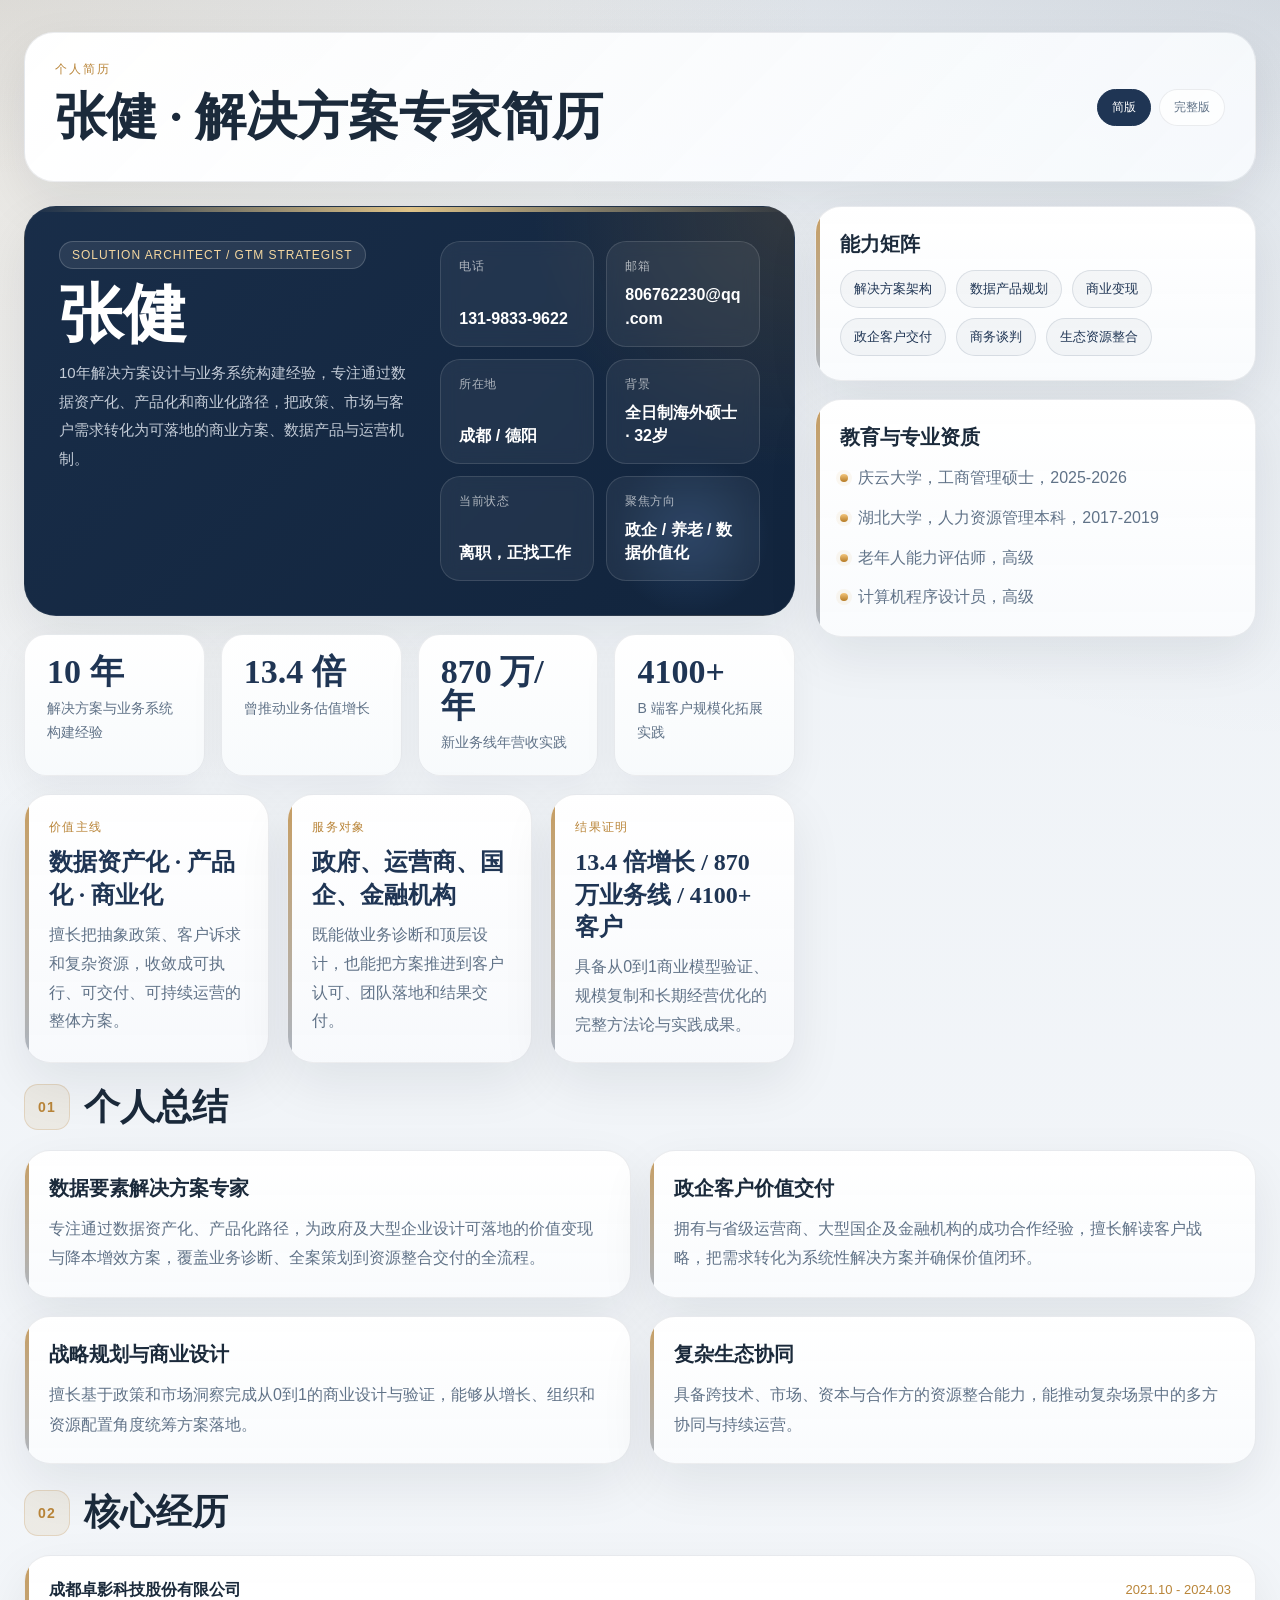
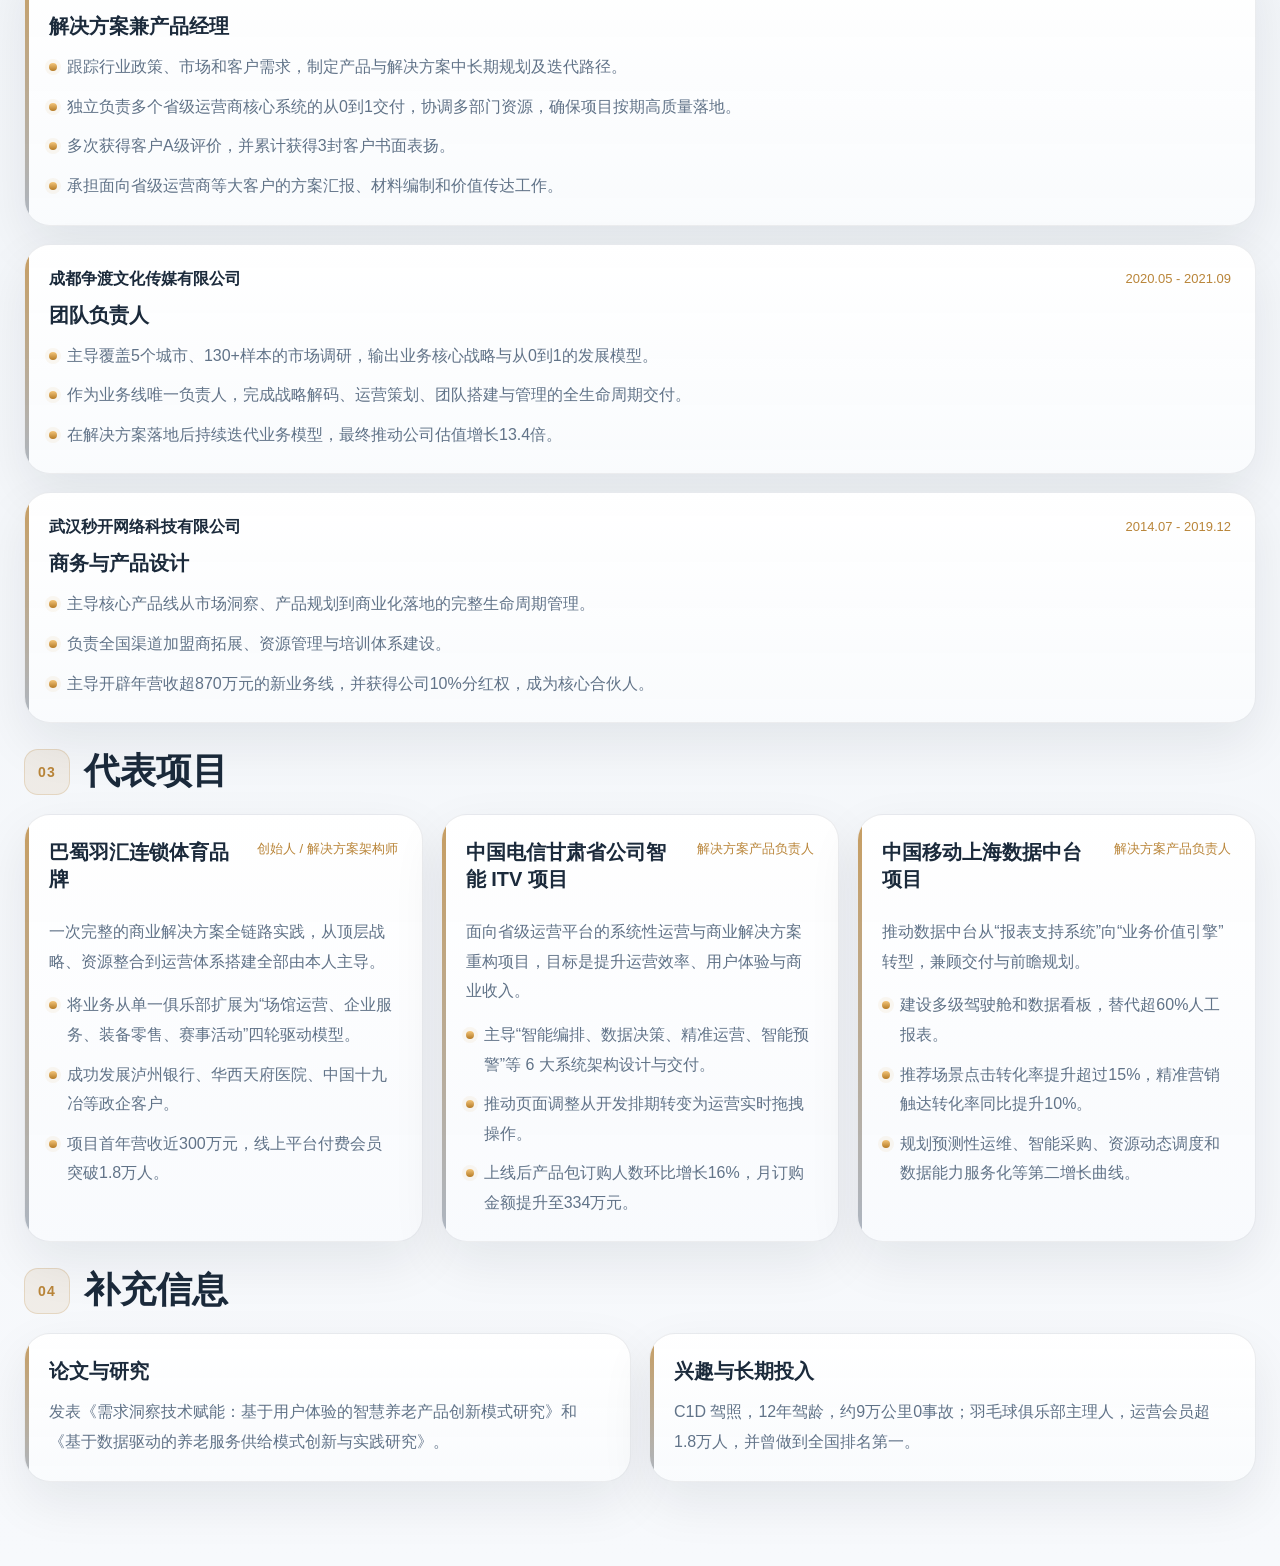
<file: resume.html>
<!DOCTYPE html>
<html lang="zh-CN">
  <head>
    <meta charset="UTF-8" />
    <meta name="viewport" content="width=device-width, initial-scale=1.0" />
    <title>张健简历</title>
    <link rel="stylesheet" href="./materials.css" />
  </head>
  <body>
    <main class="shell">
      <header class="header">
        <div>
          <span class="kicker">个人简历</span>
          <h1 class="title">张健 · 解决方案专家简历</h1>
        </div>
        <nav class="sub-tabs" aria-label="简历版本切换">
          <a class="sub-tab is-active" href="./resume.html">简版</a>
          <a class="sub-tab" href="./resume-full.html">完整版</a>
        </nav>
      </header>

      <section class="resume-hero">
        <div class="resume-main">
          <div class="identity-card">
            <div>
              <span class="resume-role">Solution Architect / GTM Strategist</span>
              <h2>张健</h2>
              <p class="identity-summary">
                10年解决方案设计与业务系统构建经验，专注通过数据资产化、产品化和商业化路径，把政策、市场与客户需求转化为可落地的商业方案、数据产品与运营机制。
              </p>
            </div>
            <div class="contact-grid">
              <div class="contact-item">
                <span>电话</span>
                <strong>131-9833-9622</strong>
              </div>
              <div class="contact-item">
                <span>邮箱</span>
                <strong>806762230@qq.com</strong>
              </div>
              <div class="contact-item">
                <span>所在地</span>
                <strong>成都 / 德阳</strong>
              </div>
              <div class="contact-item">
                <span>背景</span>
                <strong>全日制海外硕士 · 32岁</strong>
              </div>
              <div class="contact-item">
                <span>当前状态</span>
                <strong>离职，正找工作</strong>
              </div>
              <div class="contact-item">
                <span>聚焦方向</span>
                <strong>政企 / 养老 / 数据价值化</strong>
              </div>
            </div>
          </div>

          <div class="stats-row">
            <article class="stat-panel">
              <strong>10 年</strong>
              <span>解决方案与业务系统构建经验</span>
            </article>
            <article class="stat-panel">
              <strong>13.4 倍</strong>
              <span>曾推动业务估值增长</span>
            </article>
            <article class="stat-panel">
              <strong>870 万/年</strong>
              <span>新业务线年营收实践</span>
            </article>
            <article class="stat-panel">
              <strong>4100+</strong>
              <span>B 端客户规模化拓展实践</span>
            </article>
          </div>

          <div class="executive-strip">
            <article class="executive-card">
              <span>价值主线</span>
              <strong>数据资产化 · 产品化 · 商业化</strong>
              <p>擅长把抽象政策、客户诉求和复杂资源，收敛成可执行、可交付、可持续运营的整体方案。</p>
            </article>
            <article class="executive-card">
              <span>服务对象</span>
              <strong>政府、运营商、国企、金融机构</strong>
              <p>既能做业务诊断和顶层设计，也能把方案推进到客户认可、团队落地和结果交付。</p>
            </article>
            <article class="executive-card">
              <span>结果证明</span>
              <strong>13.4 倍增长 / 870 万业务线 / 4100+ 客户</strong>
              <p>具备从0到1商业模型验证、规模复制和长期经营优化的完整方法论与实践成果。</p>
            </article>
          </div>
        </div>

        <aside class="resume-side">
          <div class="side-card">
            <h3>能力矩阵</h3>
            <div class="tag-cloud">
              <span>解决方案架构</span>
              <span>数据产品规划</span>
              <span>商业变现</span>
              <span>政企客户交付</span>
              <span>商务谈判</span>
              <span>生态资源整合</span>
            </div>
          </div>
          <div class="side-card">
            <h3>教育与专业资质</h3>
            <ul class="info-list">
              <li>庆云大学，工商管理硕士，2025-2026</li>
              <li>湖北大学，人力资源管理本科，2017-2019</li>
              <li>老年人能力评估师，高级</li>
              <li>计算机程序设计员，高级</li>
            </ul>
          </div>
        </aside>
      </section>

      <section class="resume-section">
        <div class="section-head">
          <span>01</span>
          <h2>个人总结</h2>
        </div>
        <div class="summary-grid">
          <article class="summary-card">
            <h3>数据要素解决方案专家</h3>
            <p>专注通过数据资产化、产品化路径，为政府及大型企业设计可落地的价值变现与降本增效方案，覆盖业务诊断、全案策划到资源整合交付的全流程。</p>
          </article>
          <article class="summary-card">
            <h3>政企客户价值交付</h3>
            <p>拥有与省级运营商、大型国企及金融机构的成功合作经验，擅长解读客户战略，把需求转化为系统性解决方案并确保价值闭环。</p>
          </article>
          <article class="summary-card">
            <h3>战略规划与商业设计</h3>
            <p>擅长基于政策和市场洞察完成从0到1的商业设计与验证，能够从增长、组织和资源配置角度统筹方案落地。</p>
          </article>
          <article class="summary-card">
            <h3>复杂生态协同</h3>
            <p>具备跨技术、市场、资本与合作方的资源整合能力，能推动复杂场景中的多方协同与持续运营。</p>
          </article>
        </div>
      </section>

      <section class="resume-section">
        <div class="section-head">
          <span>02</span>
          <h2>核心经历</h2>
        </div>
        <div class="timeline-list">
          <article class="timeline-card">
            <div class="timeline-meta">
              <strong>成都卓影科技股份有限公司</strong>
              <span>2021.10 - 2024.03</span>
            </div>
            <h3>解决方案兼产品经理</h3>
            <ul class="info-list">
              <li>跟踪行业政策、市场和客户需求，制定产品与解决方案中长期规划及迭代路径。</li>
              <li>独立负责多个省级运营商核心系统的从0到1交付，协调多部门资源，确保项目按期高质量落地。</li>
              <li>多次获得客户A级评价，并累计获得3封客户书面表扬。</li>
              <li>承担面向省级运营商等大客户的方案汇报、材料编制和价值传达工作。</li>
            </ul>
          </article>

          <article class="timeline-card">
            <div class="timeline-meta">
              <strong>成都争渡文化传媒有限公司</strong>
              <span>2020.05 - 2021.09</span>
            </div>
            <h3>团队负责人</h3>
            <ul class="info-list">
              <li>主导覆盖5个城市、130+样本的市场调研，输出业务核心战略与从0到1的发展模型。</li>
              <li>作为业务线唯一负责人，完成战略解码、运营策划、团队搭建与管理的全生命周期交付。</li>
              <li>在解决方案落地后持续迭代业务模型，最终推动公司估值增长13.4倍。</li>
            </ul>
          </article>

          <article class="timeline-card">
            <div class="timeline-meta">
              <strong>武汉秒开网络科技有限公司</strong>
              <span>2014.07 - 2019.12</span>
            </div>
            <h3>商务与产品设计</h3>
            <ul class="info-list">
              <li>主导核心产品线从市场洞察、产品规划到商业化落地的完整生命周期管理。</li>
              <li>负责全国渠道加盟商拓展、资源管理与培训体系建设。</li>
              <li>主导开辟年营收超870万元的新业务线，并获得公司10%分红权，成为核心合伙人。</li>
            </ul>
          </article>
        </div>
      </section>

      <section class="resume-section">
        <div class="section-head">
          <span>03</span>
          <h2>代表项目</h2>
        </div>
        <div class="project-grid">
          <article class="project-card">
            <div class="project-top">
              <h3>巴蜀羽汇连锁体育品牌</h3>
              <span>创始人 / 解决方案架构师</span>
            </div>
            <p>一次完整的商业解决方案全链路实践，从顶层战略、资源整合到运营体系搭建全部由本人主导。</p>
            <ul class="info-list">
              <li>将业务从单一俱乐部扩展为“场馆运营、企业服务、装备零售、赛事活动”四轮驱动模型。</li>
              <li>成功发展泸州银行、华西天府医院、中国十九冶等政企客户。</li>
              <li>项目首年营收近300万元，线上平台付费会员突破1.8万人。</li>
            </ul>
          </article>

          <article class="project-card">
            <div class="project-top">
              <h3>中国电信甘肃省公司智能 ITV 项目</h3>
              <span>解决方案产品负责人</span>
            </div>
            <p>面向省级运营平台的系统性运营与商业解决方案重构项目，目标是提升运营效率、用户体验与商业收入。</p>
            <ul class="info-list">
              <li>主导“智能编排、数据决策、精准运营、智能预警”等 6 大系统架构设计与交付。</li>
              <li>推动页面调整从开发排期转变为运营实时拖拽操作。</li>
              <li>上线后产品包订购人数环比增长16%，月订购金额提升至334万元。</li>
            </ul>
          </article>

          <article class="project-card">
            <div class="project-top">
              <h3>中国移动上海数据中台项目</h3>
              <span>解决方案产品负责人</span>
            </div>
            <p>推动数据中台从“报表支持系统”向“业务价值引擎”转型，兼顾交付与前瞻规划。</p>
            <ul class="info-list">
              <li>建设多级驾驶舱和数据看板，替代超60%人工报表。</li>
              <li>推荐场景点击转化率提升超过15%，精准营销触达转化率同比提升10%。</li>
              <li>规划预测性运维、智能采购、资源动态调度和数据能力服务化等第二增长曲线。</li>
            </ul>
          </article>
        </div>
      </section>

      <section class="resume-section compact-bottom">
        <div class="section-head">
          <span>04</span>
          <h2>补充信息</h2>
        </div>
        <div class="summary-grid">
          <article class="summary-card">
            <h3>论文与研究</h3>
            <p>发表《需求洞察技术赋能：基于用户体验的智慧养老产品创新模式研究》和《基于数据驱动的养老服务供给模式创新与实践研究》。</p>
          </article>
          <article class="summary-card">
            <h3>兴趣与长期投入</h3>
            <p>C1D 驾照，12年驾龄，约9万公里0事故；羽毛球俱乐部主理人，运营会员超1.8万人，并曾做到全国排名第一。</p>
          </article>
        </div>
      </section>
    </main>
  </body>
</html>
</file>
<file: styles.css>
:root {
  --bg: #06101d;
  --bg-soft: #0d1a30;
  --panel: rgba(8, 17, 31, 0.84);
  --panel-strong: rgba(8, 16, 29, 0.96);
  --border: rgba(255, 255, 255, 0.1);
  --text: #ecf2ff;
  --muted: #9db0cd;
  --gold: #f4b251;
  --copper: #f07c52;
  --teal: #44d2bf;
  --blue: #69a8ff;
  --rose: #ff8da6;
  --shadow: 0 28px 90px rgba(0, 0, 0, 0.34), 0 10px 32px rgba(0, 0, 0, 0.22);
  --radius: 30px;
  --heading-font: "Source Han Serif SC", "Noto Serif CJK SC", "Songti SC", "STSong", serif;
  --body-font: "PingFang SC", "Hiragino Sans GB", "Noto Sans CJK SC", "Microsoft YaHei", sans-serif;
}

* {
  box-sizing: border-box;
}

html,
body {
  width: 100%;
  height: 100%;
  margin: 0;
}

body {
  overflow: hidden;
  background:
    radial-gradient(circle at 16% -8%, rgba(244, 178, 81, 0.22), transparent 32%),
    radial-gradient(circle at 92% 0%, rgba(105, 168, 255, 0.18), transparent 28%),
    radial-gradient(circle at 55% 100%, rgba(68, 210, 191, 0.14), transparent 36%),
    linear-gradient(155deg, #050b14 0%, #08111f 46%, #0a1529 100%);
  color: var(--text);
  font-family: var(--body-font);
}

body::before {
  content: "";
  position: fixed;
  inset: 0;
  background-image:
    linear-gradient(rgba(255, 255, 255, 0.018) 1px, transparent 1px),
    linear-gradient(90deg, rgba(255, 255, 255, 0.018) 1px, transparent 1px);
  background-size: 56px 56px;
  pointer-events: none;
  mask-image: radial-gradient(circle at center, black 48%, transparent 92%);
}

.app-shell {
  position: relative;
  width: 100%;
  height: 100%;
}

.app-shell::before {
  content: "";
  position: fixed;
  inset: 88px 18px 44px;
  border-radius: 34px;
  border: 1px solid rgba(255, 255, 255, 0.03);
  pointer-events: none;
}

.topbar {
  position: fixed;
  top: 0;
  left: 0;
  right: 0;
  z-index: 40;
  display: flex;
  justify-content: space-between;
  align-items: flex-start;
  gap: 20px;
  padding: 18px 24px 14px;
  background:
    linear-gradient(180deg, rgba(4, 9, 18, 0.96), rgba(6, 12, 24, 0.74)),
    rgba(6, 12, 24, 0.6);
  backdrop-filter: blur(18px);
  border-bottom: 1px solid rgba(255, 255, 255, 0.08);
  box-shadow: 0 12px 36px rgba(0, 0, 0, 0.24);
}

.brand-block {
  display: flex;
  flex-direction: column;
  gap: 6px;
}

.brand-kicker {
  font-size: 12px;
  letter-spacing: 0.18em;
  text-transform: uppercase;
  color: var(--muted);
}

.brand-title {
  font-size: 16px;
  font-weight: 600;
  letter-spacing: 0.04em;
  color: #f5f8ff;
}

.topbar-meta {
  display: flex;
  align-items: center;
  gap: 10px;
  flex-wrap: wrap;
  justify-content: flex-end;
}

.track-chip {
  padding: 8px 12px;
  border-radius: 999px;
  background: linear-gradient(180deg, rgba(255, 255, 255, 0.08), rgba(255, 255, 255, 0.03));
  border: 1px solid rgba(255, 255, 255, 0.1);
  font-size: 12px;
  color: var(--muted);
  box-shadow: inset 0 1px 0 rgba(255, 255, 255, 0.04);
}

.tool-button {
  border: 1px solid rgba(255, 255, 255, 0.12);
  background: linear-gradient(180deg, rgba(255, 255, 255, 0.09), rgba(255, 255, 255, 0.03));
  color: var(--text);
  border-radius: 999px;
  padding: 10px 14px;
  font-size: 13px;
  cursor: pointer;
  transition: transform 0.2s ease, background 0.2s ease, border-color 0.2s ease;
  box-shadow: inset 0 1px 0 rgba(255, 255, 255, 0.04), 0 8px 24px rgba(0, 0, 0, 0.12);
}

.tool-button:hover,
.tool-button:focus-visible {
  transform: translateY(-1px);
  background: linear-gradient(180deg, rgba(255, 255, 255, 0.14), rgba(255, 255, 255, 0.05));
  border-color: rgba(255, 255, 255, 0.22);
  outline: none;
}

.tool-button.subtle {
  padding: 8px 12px;
  font-size: 12px;
}

#stage {
  position: fixed;
  top: 118px;
  left: 20px;
  right: 20px;
  bottom: 48px;
  transition: right 0.28s ease;
}

body.notes-open #stage {
  right: 360px;
}

.slide {
  position: absolute;
  inset: 0;
  opacity: 0;
  transform: translateY(24px) scale(0.985);
  transition: opacity 0.34s ease, transform 0.4s ease;
  pointer-events: none;
}

.slide.is-active {
  opacity: 1;
  transform: translateY(0) scale(1);
  pointer-events: auto;
}

.slide-shell {
  position: relative;
  height: 100%;
  padding: clamp(26px, 3vw, 40px);
  border-radius: var(--radius);
  background:
    linear-gradient(180deg, rgba(255, 255, 255, 0.08), rgba(255, 255, 255, 0.02) 22%, transparent 48%),
    radial-gradient(circle at top right, rgba(255, 255, 255, 0.08), transparent 24%),
    linear-gradient(145deg, rgba(11, 20, 36, 0.98), rgba(8, 15, 29, 0.96));
  border: 1px solid rgba(255, 255, 255, 0.09);
  box-shadow: var(--shadow);
  overflow: auto;
  scrollbar-width: none;
  backdrop-filter: blur(16px);
}

.slide-shell::-webkit-scrollbar {
  display: none;
}

.slide-shell > * {
  position: relative;
  z-index: 1;
}

.slide-shell::before,
.slide-shell::after {
  content: "";
  position: absolute;
  border-radius: 999px;
  pointer-events: none;
}

.slide-shell::before {
  width: 260px;
  height: 260px;
  top: -80px;
  right: -60px;
  background: radial-gradient(circle, rgba(255, 255, 255, 0.14), transparent 65%);
  filter: blur(10px);
}

.slide-shell::after {
  width: 360px;
  height: 360px;
  bottom: -150px;
  left: -130px;
  background: radial-gradient(circle, rgba(255, 255, 255, 0.06), transparent 72%);
}

.accent-gold .slide-shell {
  --accent: var(--gold);
}

.accent-copper .slide-shell {
  --accent: var(--copper);
}

.accent-teal .slide-shell {
  --accent: var(--teal);
}

.accent-blue .slide-shell {
  --accent: var(--blue);
}

.accent-rose .slide-shell {
  --accent: var(--rose);
}

.hero-shell {
  display: flex;
  flex-direction: column;
  justify-content: center;
}

.hero-layout,
.split-grid {
  display: grid;
  grid-template-columns: minmax(0, 1.2fr) minmax(300px, 0.8fr);
  gap: 26px;
  align-items: stretch;
}

.closing-layout {
  align-items: center;
}

.hero-copy,
.hero-panel,
.feature-panel,
.callout-card,
.card,
.flow-step,
.stat-card,
.phase-card,
.timeline-step,
.layer,
.calc-card {
  position: relative;
  background:
    linear-gradient(180deg, rgba(255, 255, 255, 0.08), rgba(255, 255, 255, 0.025)),
    rgba(255, 255, 255, 0.035);
  border: 1px solid rgba(255, 255, 255, 0.09);
  border-radius: 24px;
  overflow: hidden;
  box-shadow: inset 0 1px 0 rgba(255, 255, 255, 0.035), 0 14px 30px rgba(0, 0, 0, 0.12);
}

.hero-panel,
.feature-panel,
.callout-card,
.card,
.flow-step,
.stat-card,
.phase-card,
.timeline-step,
.layer,
.calc-card {
  padding: 20px 22px;
}

.hero-copy {
  padding: 0;
  border: 0;
  background: transparent;
  box-shadow: none;
}

.hero-subtitle {
  max-width: 820px;
  font-size: clamp(18px, 2vw, 26px);
  line-height: 1.6;
  color: #d9e6fb;
  margin: 0;
}

.eyebrow,
.panel-label,
.timeline-tag,
.overview-kicker {
  display: inline-flex;
  align-items: center;
  gap: 8px;
  color: var(--accent, var(--gold));
  font-size: 12px;
  letter-spacing: 0.18em;
  text-transform: uppercase;
  margin-bottom: 14px;
}

.eyebrow::before,
.panel-label::before,
.timeline-tag::before,
.overview-kicker::before {
  content: "";
  width: 22px;
  height: 1px;
  background: currentColor;
}

h1,
h2 {
  font-family: var(--heading-font);
  font-weight: 700;
  line-height: 1.15;
  margin: 0 0 18px;
  letter-spacing: 0.01em;
}

h1 {
  font-size: clamp(40px, 5vw, 72px);
  max-width: 900px;
}

h2 {
  font-size: clamp(30px, 3.4vw, 52px);
  max-width: 960px;
}

h3 {
  margin: 0 0 10px;
  font-size: 20px;
  line-height: 1.35;
}

p,
li,
small,
span {
  line-height: 1.65;
}

p {
  margin: 0;
  color: #dce7f8;
}

.panel-quote {
  font-size: 18px;
  line-height: 1.75;
  margin-bottom: 16px;
}

.compact-list,
.bullet-list,
.source-list {
  margin: 0;
  padding-left: 18px;
  color: #dce7f8;
}

.bullet-list li,
.compact-list li,
.source-list li {
  margin-bottom: 8px;
}

.tag-row {
  display: flex;
  flex-wrap: wrap;
  gap: 12px;
  margin-top: 26px;
}

.tag {
  padding: 10px 14px;
  border-radius: 999px;
  background: linear-gradient(180deg, rgba(255, 255, 255, 0.08), rgba(255, 255, 255, 0.03));
  border: 1px solid rgba(255, 255, 255, 0.1);
  color: #eef4ff;
  font-size: 14px;
  box-shadow: inset 0 1px 0 rgba(255, 255, 255, 0.04);
}

.card-grid {
  display: grid;
  gap: 18px;
  margin-top: 24px;
}

.three-up {
  grid-template-columns: repeat(3, minmax(0, 1fr));
}

.four-up {
  grid-template-columns: repeat(4, minmax(0, 1fr));
}

.compact-card p {
  font-size: 15px;
}

.card-index {
  display: inline-flex;
  width: 38px;
  height: 38px;
  align-items: center;
  justify-content: center;
  border-radius: 14px;
  background: linear-gradient(180deg, rgba(255, 255, 255, 0.1), rgba(255, 255, 255, 0.03));
  border: 1px solid rgba(255, 255, 255, 0.08);
  color: var(--accent, var(--gold));
  font-weight: 700;
  margin-bottom: 16px;
}

.note-banner,
.accent-block,
.statement-box {
  margin-top: 22px;
  padding: 18px 22px;
  border-radius: 22px;
  background:
    linear-gradient(135deg, rgba(255, 255, 255, 0.09), rgba(255, 255, 255, 0.03)),
    rgba(255, 255, 255, 0.03);
  border: 1px solid rgba(255, 255, 255, 0.09);
  font-size: 18px;
  color: #eef4ff;
  box-shadow: inset 0 1px 0 rgba(255, 255, 255, 0.04);
}

.statement-box {
  font-family: var(--heading-font);
  font-size: clamp(24px, 2.5vw, 34px);
  line-height: 1.5;
  max-width: 1100px;
}

.stat-grid {
  display: grid;
  grid-template-columns: repeat(3, minmax(0, 1fr));
  gap: 18px;
  margin-top: 24px;
}

.stat-card strong {
  display: block;
  font-family: var(--heading-font);
  font-size: clamp(34px, 4vw, 60px);
  line-height: 1;
  color: var(--accent, var(--gold));
  margin-bottom: 16px;
}

.stat-card span {
  display: block;
  font-size: 17px;
  margin-bottom: 6px;
}

.stat-card small {
  display: block;
  color: var(--muted);
  font-size: 13px;
}

.split-callout {
  display: grid;
  grid-template-columns: repeat(2, minmax(0, 1fr));
  gap: 18px;
  margin-top: 22px;
}

.flow-grid {
  display: grid;
  grid-template-columns: repeat(5, minmax(0, 1fr));
  gap: 16px;
  margin-top: 26px;
}

.flow-step span,
.phase-card span {
  display: inline-flex;
  align-items: center;
  justify-content: center;
  min-width: 44px;
  padding: 6px 10px;
  border-radius: 999px;
  font-size: 12px;
  letter-spacing: 0.12em;
  text-transform: uppercase;
  color: var(--accent, var(--gold));
  background: rgba(255, 255, 255, 0.06);
  margin-bottom: 14px;
}

.proof-chain {
  display: grid;
  grid-template-columns: repeat(4, minmax(0, 1fr));
  gap: 16px;
  margin-top: 26px;
}

.proof-item {
  padding: 22px;
  border-radius: 24px;
  background:
    linear-gradient(180deg, rgba(255, 255, 255, 0.08), rgba(255, 255, 255, 0.03)),
    rgba(255, 255, 255, 0.03);
  border: 1px solid rgba(255, 255, 255, 0.09);
  box-shadow: inset 0 1px 0 rgba(255, 255, 255, 0.035), 0 12px 26px rgba(0, 0, 0, 0.1);
}

.proof-item h3 {
  margin-bottom: 8px;
}

.roadmap-cards,
.timeline {
  display: grid;
  gap: 18px;
  margin-top: 24px;
}

.roadmap-cards {
  grid-template-columns: repeat(3, minmax(0, 1fr));
}

.timeline {
  grid-template-columns: repeat(3, minmax(0, 1fr));
}

.calc-card {
  margin-top: 20px;
  background: linear-gradient(135deg, rgba(244, 178, 81, 0.12), rgba(255, 255, 255, 0.03));
}

.layer-stack {
  display: grid;
  gap: 14px;
  margin-top: 24px;
}

.layer {
  display: grid;
  grid-template-columns: 220px 1fr;
  gap: 18px;
  align-items: center;
}

.layer span {
  color: var(--accent, var(--gold));
  font-weight: 700;
}

.source-line {
  margin-top: 18px;
  font-size: 13px;
  color: var(--muted);
}

.bio-intro {
  display: grid;
  grid-template-columns: minmax(0, 1.15fr) minmax(360px, 0.85fr);
  gap: 20px;
  margin-top: 24px;
  align-items: stretch;
}

.bio-summary-card {
  padding: 24px 26px;
  border-radius: 28px;
  background:
    linear-gradient(160deg, rgba(255, 255, 255, 0.1), rgba(255, 255, 255, 0.03)),
    rgba(255, 255, 255, 0.04);
  border: 1px solid rgba(255, 255, 255, 0.1);
  box-shadow: inset 0 1px 0 rgba(255, 255, 255, 0.045), 0 14px 34px rgba(0, 0, 0, 0.14);
}

.bio-kicker {
  display: inline-flex;
  align-items: center;
  color: var(--accent, var(--gold));
  font-size: 12px;
  letter-spacing: 0.16em;
  text-transform: uppercase;
  margin-bottom: 14px;
}

.bio-lead {
  font-family: var(--heading-font);
  font-size: clamp(22px, 2.1vw, 30px);
  line-height: 1.6;
  color: #f4f8ff;
  margin-bottom: 16px;
}

.bio-summary-card p + p {
  margin-top: 12px;
}

.bio-metric-strip {
  display: grid;
  grid-template-columns: repeat(2, minmax(0, 1fr));
  gap: 16px;
}

.bio-metric {
  padding: 22px 20px;
  border-radius: 24px;
  background:
    linear-gradient(180deg, rgba(255, 255, 255, 0.085), rgba(255, 255, 255, 0.03)),
    rgba(255, 255, 255, 0.03);
  border: 1px solid rgba(255, 255, 255, 0.09);
  box-shadow: inset 0 1px 0 rgba(255, 255, 255, 0.035), 0 12px 28px rgba(0, 0, 0, 0.12);
}

.bio-metric strong {
  display: block;
  margin-bottom: 8px;
  color: var(--accent, var(--gold));
  font-family: var(--heading-font);
  font-size: clamp(34px, 4vw, 50px);
  line-height: 1;
}

.bio-metric span {
  display: block;
  font-size: 15px;
  color: #edf4ff;
}

.bio-grid {
  margin-top: 20px;
}

a {
  color: #8cd0ff;
  text-decoration: none;
}

a:hover,
a:focus-visible {
  text-decoration: underline;
  outline: none;
}

.slide-number {
  position: absolute;
  top: 18px;
  right: 22px;
  font-size: 12px;
  color: rgba(255, 255, 255, 0.62);
  letter-spacing: 0.18em;
  text-transform: uppercase;
  padding: 8px 12px;
  border-radius: 999px;
  background: rgba(255, 255, 255, 0.04);
  border: 1px solid rgba(255, 255, 255, 0.06);
}

#notesPanel {
  position: fixed;
  top: 118px;
  right: 20px;
  bottom: 48px;
  width: 320px;
  z-index: 50;
  transform: translateX(calc(100% + 24px));
  transition: transform 0.28s ease;
  border-radius: 28px;
  background: rgba(8, 17, 31, 0.94);
  border: 1px solid rgba(255, 255, 255, 0.1);
  box-shadow: var(--shadow);
  backdrop-filter: blur(18px);
  overflow: hidden;
}

body.notes-open #notesPanel {
  transform: translateX(0);
}

.notes-head {
  display: flex;
  justify-content: space-between;
  align-items: center;
  padding: 18px 18px 12px;
  border-bottom: 1px solid rgba(255, 255, 255, 0.08);
}

.notes-content {
  height: calc(100% - 58px);
  padding: 18px;
  overflow: auto;
  color: #dce7f8;
}

.notes-content h3 {
  margin-top: 0;
}

.notes-content ul {
  margin: 12px 0 0;
  padding-left: 18px;
}

#overview {
  position: fixed;
  top: 118px;
  left: 20px;
  right: 20px;
  bottom: 48px;
  z-index: 55;
  display: none;
  flex-direction: column;
  gap: 18px;
  padding: 24px;
  border-radius: 30px;
  background: rgba(6, 12, 24, 0.95);
  border: 1px solid rgba(255, 255, 255, 0.1);
  box-shadow: var(--shadow);
  backdrop-filter: blur(22px);
}

body.overview-open #overview {
  display: flex;
}

body.overview-open #stage,
body.overview-open #notesPanel,
body.overview-open .nav-button {
  filter: blur(6px);
  pointer-events: none;
}

.overview-head {
  display: flex;
  justify-content: space-between;
  align-items: flex-start;
  gap: 20px;
}

.overview-head h2 {
  margin-bottom: 0;
}

.overview-grid {
  display: grid;
  grid-template-columns: repeat(auto-fit, minmax(220px, 1fr));
  gap: 16px;
  overflow: auto;
  padding-right: 4px;
}

.overview-card {
  text-align: left;
  border: 1px solid rgba(255, 255, 255, 0.08);
  background:
    linear-gradient(180deg, rgba(255, 255, 255, 0.08), rgba(255, 255, 255, 0.03)),
    rgba(255, 255, 255, 0.03);
  border-radius: 24px;
  padding: 18px;
  color: var(--text);
  cursor: pointer;
  transition: transform 0.2s ease, border-color 0.2s ease, background 0.2s ease;
}

.overview-card:hover,
.overview-card:focus-visible {
  transform: translateY(-2px);
  border-color: rgba(255, 255, 255, 0.18);
  background: rgba(255, 255, 255, 0.08);
  outline: none;
}

.overview-card strong {
  display: inline-flex;
  margin-bottom: 10px;
  color: var(--gold);
  font-size: 13px;
}

.overview-card h3 {
  font-size: 18px;
  margin-bottom: 8px;
}

.overview-card p {
  color: var(--muted);
  font-size: 14px;
}

.nav-button {
  position: fixed;
  top: 50%;
  z-index: 45;
  transform: translateY(-50%);
  width: 46px;
  height: 46px;
  border-radius: 50%;
  border: 1px solid rgba(255, 255, 255, 0.12);
  background: linear-gradient(180deg, rgba(9, 18, 34, 0.86), rgba(9, 18, 34, 0.64));
  color: var(--text);
  font-size: 28px;
  line-height: 1;
  cursor: pointer;
  backdrop-filter: blur(12px);
  box-shadow: 0 12px 26px rgba(0, 0, 0, 0.2);
}

.nav-prev {
  left: 18px;
}

.nav-next {
  right: 18px;
}

.footer-strip {
  position: fixed;
  left: 24px;
  right: 24px;
  bottom: 12px;
  z-index: 42;
  display: flex;
  justify-content: space-between;
  align-items: center;
  color: rgba(255, 255, 255, 0.72);
  font-size: 13px;
}

.pager {
  min-width: 70px;
  text-align: right;
}

.progress-track {
  position: fixed;
  left: 0;
  right: 0;
  bottom: 0;
  height: 4px;
  background: rgba(255, 255, 255, 0.06);
  z-index: 43;
}

.progress-bar {
  width: 0;
  height: 100%;
  background: linear-gradient(90deg, var(--gold), var(--copper), var(--teal));
  transition: width 0.28s ease;
}

.slide-notes {
  display: none;
}

@media (max-width: 1280px) {
  .bio-intro,
  .four-up,
  .proof-chain,
  .flow-grid,
  .stat-grid {
    grid-template-columns: repeat(2, minmax(0, 1fr));
  }

  .hero-layout,
  .split-grid {
    grid-template-columns: 1fr;
  }
}

@media (max-width: 960px) {
  .topbar {
    padding: 14px 16px 12px;
    flex-wrap: wrap;
  }

  #stage {
    top: 142px;
    left: 14px;
    right: 14px;
    bottom: 58px;
  }

  body.notes-open #stage {
    right: 14px;
    bottom: 42%;
  }

  #notesPanel {
    top: auto;
    left: 14px;
    right: 14px;
    bottom: 58px;
    width: auto;
    height: 36%;
    transform: translateY(calc(100% + 20px));
  }

  body.notes-open #notesPanel {
    transform: translateY(0);
  }

  .three-up,
  .bio-metric-strip,
  .roadmap-cards,
  .timeline,
  .split-callout {
    grid-template-columns: 1fr;
  }

  .layer {
    grid-template-columns: 1fr;
  }

  .nav-button {
    display: none;
  }
}

@media (max-width: 680px) {
  h1 {
    font-size: 34px;
  }

  h2 {
    font-size: 28px;
  }

  .slide-shell {
    padding: 22px 18px;
  }

  .four-up,
  .bio-intro,
  .proof-chain,
  .flow-grid,
  .stat-grid {
    grid-template-columns: 1fr;
  }

  .footer-strip {
    left: 16px;
    right: 16px;
    font-size: 12px;
  }

  .footer-hint {
    max-width: 70%;
  }
}
</file>
<file: detail.css>
:root {
  --bg: #f6f3ed;
  --paper: #fffdf9;
  --paper-soft: #faf7f1;
  --ink: #1e2430;
  --muted: #68758a;
  --line: rgba(30, 36, 48, 0.12);
  --gold: #bc7c21;
  --blue: #316fcb;
  --shadow: 0 18px 48px rgba(30, 36, 48, 0.08);
  --heading: "Source Han Serif SC", "Noto Serif CJK SC", "Songti SC", serif;
  --body: "PingFang SC", "Hiragino Sans GB", "Noto Sans CJK SC", sans-serif;
}

* {
  box-sizing: border-box;
}

html {
  scroll-behavior: smooth;
}

body {
  margin: 0;
  color: var(--ink);
  background:
    radial-gradient(circle at top right, rgba(49, 111, 203, 0.08), transparent 22%),
    radial-gradient(circle at top left, rgba(188, 124, 33, 0.08), transparent 24%),
    linear-gradient(180deg, #f6f3ed 0%, #efebe3 100%);
  font-family: var(--body);
}

.doc-header {
  max-width: 1600px;
  margin: 0 auto;
  padding: 28px 28px 10px;
  display: flex;
  justify-content: space-between;
  align-items: flex-start;
  gap: 24px;
}

.doc-kicker,
.cover-kicker {
  display: inline-block;
  color: var(--gold);
  text-transform: uppercase;
  letter-spacing: 0.16em;
  font-size: 12px;
}

.doc-header h1,
.cover-card h2,
.rendered-doc h1,
.rendered-doc h2 {
  font-family: var(--heading);
}

.doc-header h1 {
  margin: 10px 0 12px;
  font-size: clamp(32px, 4vw, 52px);
  line-height: 1.12;
}

.doc-header-copy p {
  margin: 0;
  max-width: 840px;
  color: var(--muted);
  line-height: 1.7;
}

.doc-nav {
  display: flex;
  gap: 12px;
  flex-wrap: wrap;
}

.doc-nav a {
  text-decoration: none;
  color: var(--ink);
  border: 1px solid var(--line);
  border-radius: 999px;
  padding: 10px 14px;
  background: rgba(255, 255, 255, 0.72);
}

.doc-layout {
  max-width: 1600px;
  margin: 0 auto;
  padding: 8px 28px 40px;
  display: grid;
  grid-template-columns: 320px minmax(0, 1fr);
  gap: 22px;
}

.doc-sidebar {
  position: sticky;
  top: 16px;
  height: fit-content;
  display: grid;
  gap: 16px;
}

.sidebar-card,
.cover-card,
.load-card,
.rendered-doc {
  background: var(--paper);
  border: 1px solid var(--line);
  border-radius: 26px;
  box-shadow: var(--shadow);
}

.sidebar-card,
.cover-card,
.load-card {
  padding: 20px;
}

.sidebar-card h2,
.cover-card h2 {
  margin: 8px 0 12px;
  font-size: 24px;
}

.sidebar-card ul {
  margin: 0;
  padding-left: 18px;
  color: var(--muted);
  line-height: 1.75;
}

.toc-list {
  display: grid;
  gap: 8px;
}

.toc-item {
  display: block;
  text-decoration: none;
  color: var(--muted);
  border-radius: 12px;
  padding: 8px 10px;
}

.toc-item:hover,
.toc-item:focus-visible {
  background: var(--paper-soft);
  color: var(--ink);
  outline: none;
}

.cover-card p,
.load-card {
  color: var(--muted);
  line-height: 1.8;
}

.rendered-doc {
  padding: 36px 40px;
}

.rendered-doc h1 {
  font-size: clamp(34px, 4vw, 56px);
  line-height: 1.12;
  margin: 0 0 24px;
}

.rendered-doc h2 {
  font-size: 32px;
  margin: 44px 0 18px;
  padding-top: 12px;
  border-top: 1px solid rgba(30, 36, 48, 0.08);
}

.rendered-doc h3 {
  margin: 28px 0 12px;
  font-size: 22px;
  line-height: 1.35;
}

.rendered-doc p {
  margin: 0 0 16px;
  line-height: 1.9;
  color: #2d3444;
}

.rendered-doc hr {
  border: 0;
  height: 1px;
  background: rgba(30, 36, 48, 0.08);
  margin: 28px 0;
}

.doc-li {
  display: grid;
  grid-template-columns: 34px 1fr;
  gap: 12px;
  align-items: start;
  margin: 0 0 12px;
}

.doc-li .marker {
  display: inline-flex;
  align-items: center;
  justify-content: center;
  min-width: 28px;
  min-height: 28px;
  border-radius: 50%;
  background: rgba(49, 111, 203, 0.1);
  color: var(--blue);
  font-size: 13px;
  font-weight: 700;
}

.doc-li.bullet .marker {
  background: rgba(188, 124, 33, 0.12);
  color: var(--gold);
}

.doc-li.depth-1 {
  margin-left: 20px;
}

.doc-li.depth-2 {
  margin-left: 40px;
}

.doc-li.depth-3 {
  margin-left: 60px;
}

.doc-li .text {
  line-height: 1.85;
  color: #2d3444;
}

.rendered-doc strong {
  color: var(--ink);
}

.load-card.is-error {
  color: #a7473d;
  border-color: rgba(167, 71, 61, 0.18);
  background: #fff7f4;
}

@media (max-width: 1100px) {
  .doc-layout {
    grid-template-columns: 1fr;
  }

  .doc-sidebar {
    position: static;
  }
}

@media (max-width: 720px) {
  .doc-header,
  .doc-layout {
    padding-left: 16px;
    padding-right: 16px;
  }

  .rendered-doc {
    padding: 24px 20px;
  }
}
</file>
<file: overview.css>
:root {
  --bg: #f5f1e8;
  --paper: #fffdf8;
  --ink: #202634;
  --muted: #5e697d;
  --line: rgba(32, 38, 52, 0.12);
  --gold: #ca8b31;
  --teal: #2f9d92;
  --blue: #3f79c9;
  --rose: #c96a75;
  --shadow: 0 18px 48px rgba(32, 38, 52, 0.08);
  --heading: "Source Han Serif SC", "Noto Serif CJK SC", "Songti SC", serif;
  --body: "PingFang SC", "Hiragino Sans GB", "Noto Sans CJK SC", sans-serif;
}

* {
  box-sizing: border-box;
}

body {
  margin: 0;
  color: var(--ink);
  background:
    radial-gradient(circle at top left, rgba(202, 139, 49, 0.12), transparent 26%),
    radial-gradient(circle at top right, rgba(47, 157, 146, 0.12), transparent 22%),
    linear-gradient(180deg, #f5f1e8 0%, #efebe1 100%);
  font-family: var(--body);
}

.page-header {
  max-width: 1480px;
  margin: 0 auto;
  padding: 28px 28px 10px;
  display: flex;
  justify-content: space-between;
  gap: 24px;
  align-items: flex-start;
}

.page-kicker {
  display: inline-block;
  margin-bottom: 10px;
  color: var(--gold);
  letter-spacing: 0.16em;
  text-transform: uppercase;
  font-size: 12px;
}

h1,
h2 {
  margin: 0;
  font-family: var(--heading);
}

h1 {
  font-size: clamp(34px, 4vw, 54px);
  line-height: 1.15;
  margin-bottom: 12px;
}

h2 {
  font-size: 24px;
  line-height: 1.2;
}

h3 {
  margin: 0 0 10px;
  font-size: 18px;
}

.header-copy p {
  max-width: 860px;
  margin: 0;
  color: var(--muted);
  font-size: 16px;
}

.page-nav {
  display: flex;
  gap: 12px;
  flex-wrap: wrap;
}

.page-nav a {
  text-decoration: none;
  color: var(--ink);
  border: 1px solid var(--line);
  border-radius: 999px;
  padding: 10px 14px;
  background: rgba(255, 255, 255, 0.68);
}

.poster {
  max-width: 1480px;
  margin: 0 auto;
  padding: 8px 28px 36px;
  display: grid;
  gap: 18px;
}

.hero-band,
.panel {
  background: var(--paper);
  border: 1px solid var(--line);
  border-radius: 28px;
  box-shadow: var(--shadow);
}

.hero-band {
  padding: 24px 26px;
  display: grid;
  gap: 18px;
}

.hero-statement {
  font-family: var(--heading);
  font-size: clamp(24px, 2.8vw, 38px);
  line-height: 1.45;
}

.hero-tags {
  display: flex;
  flex-wrap: wrap;
  gap: 12px;
}

.hero-tags span,
.panel-head span {
  display: inline-flex;
  align-items: center;
  justify-content: center;
  border-radius: 999px;
  padding: 8px 12px;
  background: rgba(202, 139, 49, 0.12);
  color: var(--gold);
  font-size: 12px;
  letter-spacing: 0.14em;
  text-transform: uppercase;
}

.panel {
  padding: 22px 24px;
}

.panel-head {
  display: flex;
  align-items: center;
  gap: 14px;
  margin-bottom: 18px;
}

.triple-grid,
.pain-grid,
.stage-grid,
.mvp-grid,
.role-grid,
.output-list,
.bottom-grid {
  display: grid;
  gap: 14px;
}

.triple-grid {
  grid-template-columns: repeat(3, minmax(0, 1fr));
}

.pain-grid {
  grid-template-columns: repeat(4, minmax(0, 1fr));
}

.stage-grid {
  grid-template-columns: repeat(3, minmax(0, 1fr));
}

.mvp-grid {
  grid-template-columns: repeat(3, minmax(0, 1fr));
}

.role-grid,
.output-list {
  grid-template-columns: repeat(2, minmax(0, 1fr));
}

.mini-card,
.pain-card,
.stage-card,
.mvp-card,
.flow-card,
.role-card,
.output-card,
.phase-card,
.business-card,
.judgement-box {
  background: rgba(255, 255, 255, 0.72);
  border: 1px solid var(--line);
  border-radius: 22px;
  padding: 18px 18px 16px;
}

.mini-card p,
.pain-card p,
.stage-card p,
.mvp-card p,
.flow-card p,
.role-card p,
.output-card p,
.phase-card p,
.business-card p,
.judgement-box p {
  margin: 0;
  color: var(--muted);
  line-height: 1.7;
}

.flow-row {
  display: grid;
  grid-template-columns: repeat(5, minmax(0, 1fr));
  gap: 18px;
  align-items: stretch;
}

.flow-card {
  position: relative;
  min-height: 176px;
}

.flow-card:not(:last-child)::after {
  content: "→";
  position: absolute;
  top: 50%;
  right: -18px;
  transform: translateY(-50%);
  color: var(--blue);
  font-size: 28px;
  font-weight: 700;
}

.stage-card span {
  display: inline-flex;
  align-items: center;
  justify-content: center;
  border-radius: 999px;
  padding: 6px 10px;
  background: rgba(63, 121, 201, 0.1);
  color: var(--blue);
  font-size: 12px;
  letter-spacing: 0.12em;
  text-transform: uppercase;
  margin-bottom: 12px;
}

.stage-card.highlight {
  background: linear-gradient(135deg, rgba(63, 121, 201, 0.08), rgba(202, 139, 49, 0.08));
  border-color: rgba(63, 121, 201, 0.16);
}

.stage-time {
  color: var(--gold);
  font-weight: 600;
  margin-bottom: 10px;
}

.mvp-card h3,
.stage-card h3,
.flow-card strong {
  display: block;
  margin-bottom: 10px;
  color: var(--ink);
  font-size: 18px;
}

.metric-strip {
  display: flex;
  flex-wrap: wrap;
  gap: 12px;
  margin-top: 16px;
}

.metric-strip span {
  display: inline-flex;
  align-items: center;
  justify-content: center;
  padding: 10px 14px;
  border-radius: 999px;
  background: rgba(47, 157, 146, 0.1);
  color: var(--teal);
  font-size: 13px;
  font-weight: 600;
}

.closure-band {
  margin-top: 16px;
  padding: 16px 20px;
  border-radius: 20px;
  background: linear-gradient(90deg, rgba(63, 121, 201, 0.1), rgba(47, 157, 146, 0.1));
  border: 1px solid rgba(63, 121, 201, 0.14);
  font-weight: 600;
}

.dual-panel,
.triple-bottom {
  display: grid;
  gap: 18px;
}

.dual-panel {
  grid-template-columns: 1.15fr 0.85fr;
}

.triple-bottom {
  grid-template-columns: repeat(3, minmax(0, 1fr));
}

.phase-grid,
.business-grid {
  grid-template-columns: 1fr;
}

.phase-card strong,
.business-card strong {
  display: block;
  margin-bottom: 8px;
}

.judgement-box {
  height: calc(100% - 52px);
  display: flex;
  align-items: center;
  background: linear-gradient(135deg, rgba(201, 106, 117, 0.08), rgba(63, 121, 201, 0.06));
}

@media (max-width: 1320px) {
  .pain-grid,
  .stage-grid,
  .mvp-grid,
  .flow-row,
  .triple-bottom {
    grid-template-columns: repeat(2, minmax(0, 1fr));
  }

  .flow-card:not(:last-child)::after {
    content: "";
  }
}

@media (max-width: 960px) {
  .page-header,
  .dual-panel,
  .triple-grid,
  .pain-grid,
  .stage-grid,
  .mvp-grid,
  .role-grid,
  .output-list,
  .flow-row,
  .triple-bottom {
    grid-template-columns: 1fr;
  }

  .page-header {
    padding-bottom: 0;
  }

  .poster {
    padding-top: 18px;
  }
}
</file>
<file: materials.css>
:root {
  --bg: #eef2f6;
  --panel: rgba(255, 255, 255, 0.94);
  --panel-strong: #13243d;
  --line: rgba(20, 32, 54, 0.08);
  --line-strong: rgba(20, 32, 54, 0.16);
  --text: #1b2a3b;
  --muted: #617388;
  --gold: #b98539;
  --navy: #1f3554;
  --shadow: 0 20px 52px rgba(15, 23, 42, 0.08);
  --heading: "Source Han Serif SC", "Noto Serif CJK SC", "Songti SC", serif;
  --body: "PingFang SC", "Hiragino Sans GB", "Noto Sans CJK SC", sans-serif;
}

* {
  box-sizing: border-box;
}

body {
  margin: 0;
  min-height: 100vh;
  color: var(--text);
  background:
    linear-gradient(180deg, rgba(20, 36, 61, 0.05), transparent 180px),
    radial-gradient(circle at top left, rgba(185, 133, 57, 0.12), transparent 24%),
    radial-gradient(circle at top right, rgba(31, 53, 84, 0.08), transparent 22%),
    linear-gradient(180deg, #eef2f6 0%, #f7f9fc 100%);
  font-family: var(--body);
}

.shell {
  max-width: 1500px;
  margin: 0 auto;
  padding: 32px 24px 40px;
}

.header {
  display: flex;
  justify-content: space-between;
  gap: 24px;
  align-items: center;
  margin-bottom: 24px;
  padding: 26px 30px;
  background: linear-gradient(135deg, rgba(255, 255, 255, 0.98), rgba(247, 250, 253, 0.92));
  border: 1px solid var(--line);
  border-radius: 30px;
  box-shadow: var(--shadow);
}

.kicker {
  display: inline-block;
  color: var(--gold);
  font-size: 12px;
  text-transform: uppercase;
  letter-spacing: 0.16em;
  margin-bottom: 10px;
}

.title {
  margin: 0 0 10px;
  font-family: var(--heading);
  font-size: clamp(32px, 4vw, 52px);
  line-height: 1.12;
}

.subtitle {
  margin: 0;
  max-width: 920px;
  color: var(--muted);
  line-height: 1.8;
}

.sub-tabs {
  display: flex;
  flex-wrap: wrap;
  gap: 8px;
}

.sub-tab {
  text-decoration: none;
  color: var(--muted);
  padding: 9px 14px;
  border-radius: 999px;
  border: 1px solid var(--line);
  background: rgba(255, 255, 255, 0.72);
  font-size: 12px;
}

.sub-tab.is-active,
.sub-tab:hover,
.sub-tab:focus-visible {
  color: #fff;
  background: var(--navy);
  border-color: var(--navy);
  outline: none;
}

.frame-card,
.placeholder-card {
  background: var(--panel);
  border: 1px solid var(--line);
  border-radius: 28px;
  box-shadow: var(--shadow);
  overflow: hidden;
}

.frame-card {
  min-height: calc(100vh - 190px);
}

.frame-card iframe {
  width: 100%;
  height: calc(100vh - 190px);
  border: 0;
  background: #fff;
}

.placeholder-card {
  padding: 28px;
}

.placeholder-card h2 {
  margin: 0 0 12px;
  font-family: var(--heading);
  font-size: 30px;
}

.placeholder-card p {
  margin: 0 0 14px;
  color: var(--muted);
  line-height: 1.8;
}

.placeholder-list {
  margin: 0;
  padding-left: 18px;
  color: var(--muted);
  line-height: 1.8;
}

@media (max-width: 900px) {
  .header {
    flex-direction: column;
  }

  .shell {
    padding: 16px;
  }

  .frame-card,
  .frame-card iframe {
    min-height: calc(100vh - 240px);
    height: calc(100vh - 240px);
  }
}

.resume-hero {
  display: grid;
  grid-template-columns: minmax(0, 1.4fr) minmax(300px, 0.8fr);
  gap: 20px;
  margin-bottom: 20px;
}

.resume-hero.full {
  grid-template-columns: minmax(0, 1.2fr) minmax(280px, 0.75fr);
}

.resume-main,
.resume-side,
.project-stack,
.timeline-list {
  display: flex;
  flex-direction: column;
  gap: 18px;
}

.identity-card,
.side-card,
.summary-card,
.timeline-card,
.project-card,
.project-detail,
.stat-panel {
  position: relative;
  background: var(--panel);
  border: 1px solid var(--line);
  box-shadow: var(--shadow);
}

.identity-card {
  display: grid;
  grid-template-columns: minmax(0, 1.2fr) minmax(320px, 0.95fr);
  gap: 24px;
  padding: 34px;
  border-radius: 32px;
  overflow: hidden;
  background:
    radial-gradient(circle at top right, rgba(185, 133, 57, 0.18), transparent 30%),
    linear-gradient(135deg, rgba(25, 45, 73, 0.98), rgba(18, 36, 61, 0.98)),
    var(--panel-strong);
  border-color: rgba(255, 255, 255, 0.06);
}

.identity-card::before {
  content: "";
  position: absolute;
  inset: auto 24px 0 auto;
  width: 160px;
  height: 160px;
  border-radius: 999px;
  background: radial-gradient(circle, rgba(105, 168, 255, 0.16), transparent 70%);
  pointer-events: none;
}

.identity-card::after {
  content: "";
  position: absolute;
  inset: 0 0 auto 0;
  height: 5px;
  background: linear-gradient(90deg, rgba(255, 255, 255, 0), rgba(239, 207, 141, 0.92), rgba(255, 255, 255, 0));
}

.resume-role {
  display: inline-flex;
  align-items: center;
  padding: 6px 12px;
  border: 1px solid rgba(255, 255, 255, 0.18);
  border-radius: 999px;
  background: rgba(255, 255, 255, 0.08);
  color: #f4d7a0;
  font-size: 12px;
  letter-spacing: 0.08em;
  text-transform: uppercase;
}

.identity-card h2 {
  margin: 14px 0 12px;
  font-family: var(--heading);
  font-size: clamp(36px, 5vw, 64px);
  line-height: 1;
  color: #fff;
}

.identity-summary {
  margin: 0;
  max-width: 640px;
  color: rgba(240, 245, 252, 0.8);
  line-height: 1.9;
  font-size: 15px;
}

.contact-grid {
  display: grid;
  grid-template-columns: repeat(2, minmax(0, 1fr));
  gap: 12px;
  align-self: stretch;
  min-width: 0;
}

.contact-grid > * {
  min-width: 0;
}

.contact-item {
  position: relative;
  z-index: 1;
  min-height: 94px;
  padding: 16px 18px;
  border-radius: 20px;
  border: 1px solid rgba(255, 255, 255, 0.12);
  background: rgba(255, 255, 255, 0.06);
  display: flex;
  flex-direction: column;
  justify-content: space-between;
  gap: 8px;
  backdrop-filter: blur(8px);
  min-width: 0;
  overflow: hidden;
}

.contact-item span,
.side-card h3,
.summary-card h3,
.timeline-card h3,
.project-card h3,
.project-detail h3 {
  margin: 0;
}

.contact-item span {
  color: rgba(255, 255, 255, 0.64);
  font-size: 12px;
  letter-spacing: 0.04em;
}

.contact-item strong {
  display: block;
  max-width: 100%;
  white-space: normal;
  overflow-wrap: anywhere;
  word-break: break-word;
  font-size: 16px;
  line-height: 1.45;
  color: #fff;
}

.stats-row {
  display: grid;
  grid-template-columns: repeat(4, minmax(0, 1fr));
  gap: 16px;
}

.stat-panel {
  padding: 20px 22px;
  border-radius: 22px;
  background:
    linear-gradient(180deg, rgba(255, 255, 255, 0.94), rgba(247, 250, 252, 0.94)),
    rgba(255, 255, 255, 0.9);
  border-color: var(--line);
  box-shadow: 0 14px 36px rgba(15, 23, 42, 0.05);
}

.stat-panel strong {
  display: block;
  margin-bottom: 8px;
  color: var(--navy);
  font-family: var(--heading);
  font-size: 34px;
  line-height: 1;
}

.stat-panel span {
  display: block;
  color: var(--muted);
  line-height: 1.7;
  font-size: 14px;
}

.side-card,
.summary-card,
.timeline-card,
.project-card,
.project-detail {
  border-radius: 26px;
  padding: 24px;
  background:
    linear-gradient(180deg, rgba(255, 255, 255, 0.98), rgba(249, 251, 253, 0.96)),
    #fff;
  border-color: var(--line);
}

.side-card h3,
.summary-card h3,
.timeline-card h3,
.project-card h3,
.project-detail h3 {
  margin-bottom: 12px;
  font-size: 20px;
  line-height: 1.35;
}

.tag-cloud {
  display: flex;
  flex-wrap: wrap;
  gap: 10px;
}

.tag-cloud span {
  padding: 9px 13px;
  border-radius: 999px;
  border: 1px solid rgba(31, 53, 84, 0.12);
  background: rgba(31, 53, 84, 0.04);
  color: var(--navy);
  font-size: 13px;
}

.resume-brief {
  margin-bottom: 20px;
}

.executive-strip {
  display: grid;
  grid-template-columns: repeat(3, minmax(0, 1fr));
  gap: 18px;
}

.executive-card {
  position: relative;
  padding: 22px 24px;
  border-radius: 26px;
  background:
    linear-gradient(180deg, rgba(255, 255, 255, 0.98), rgba(247, 249, 252, 0.96)),
    #fff;
  border: 1px solid var(--line);
  box-shadow: var(--shadow);
}

.executive-card span {
  display: inline-block;
  margin-bottom: 10px;
  color: var(--gold);
  font-size: 12px;
  letter-spacing: 0.12em;
  text-transform: uppercase;
}

.executive-card strong {
  display: block;
  margin-bottom: 10px;
  color: var(--navy);
  font-family: var(--heading);
  font-size: 24px;
  line-height: 1.35;
}

.executive-card p {
  margin: 0;
  color: var(--muted);
  line-height: 1.8;
}

.resume-section {
  margin-bottom: 24px;
}

.section-head {
  display: flex;
  align-items: center;
  gap: 14px;
  margin-bottom: 18px;
}

.section-head span {
  display: inline-flex;
  align-items: center;
  justify-content: center;
  width: 46px;
  height: 46px;
  border-radius: 14px;
  background: rgba(185, 133, 57, 0.1);
  border: 1px solid rgba(185, 133, 57, 0.22);
  color: var(--gold);
  font-size: 14px;
  font-weight: 700;
  letter-spacing: 0.08em;
}

.section-head h2 {
  margin: 0;
  font-family: var(--heading);
  font-size: clamp(24px, 2.8vw, 36px);
}

.summary-grid {
  display: grid;
  grid-template-columns: repeat(2, minmax(0, 1fr));
  gap: 18px;
}

.summary-card p,
.project-card p,
.project-detail p,
.timeline-card p {
  margin: 0;
  color: var(--muted);
  line-height: 1.85;
}

.info-list {
  margin: 0;
  padding: 0;
  list-style: none;
}

.info-list li {
  position: relative;
  padding-left: 18px;
  color: var(--muted);
  line-height: 1.85;
}

.info-list li + li {
  margin-top: 10px;
}

.info-list li::before {
  content: "";
  position: absolute;
  left: 0;
  top: 11px;
  width: 8px;
  height: 8px;
  border-radius: 999px;
  background: linear-gradient(180deg, #f3c57a, #b57a24);
  box-shadow: 0 0 0 4px rgba(215, 162, 74, 0.08);
}

.timeline-meta,
.project-top {
  display: flex;
  align-items: flex-start;
  justify-content: space-between;
  gap: 16px;
  margin-bottom: 12px;
}

.timeline-meta strong,
.project-top h3 {
  color: var(--text);
}

.timeline-meta span,
.project-top span {
  flex-shrink: 0;
  color: var(--gold);
  font-size: 13px;
  line-height: 1.5;
  text-align: right;
}

.project-grid {
  display: grid;
  grid-template-columns: repeat(3, minmax(0, 1fr));
  gap: 18px;
}

.project-card,
.project-detail {
  background:
    linear-gradient(180deg, rgba(255, 255, 255, 0.99), rgba(248, 250, 253, 0.98)),
    #fff;
}

.project-card p,
.project-detail p {
  margin-bottom: 14px;
}

.timeline-card,
.project-card,
.project-detail,
.summary-card,
.side-card,
.executive-card {
  overflow: hidden;
}

.timeline-card::before,
.project-card::before,
.project-detail::before,
.summary-card::before,
.side-card::before,
.executive-card::before {
  content: "";
  position: absolute;
  inset: 0 auto 0 0;
  width: 4px;
  background: linear-gradient(180deg, rgba(185, 133, 57, 0.8), rgba(31, 53, 84, 0.35));
}

.compact-bottom {
  padding-bottom: 20px;
}

@media (max-width: 1200px) {
  .resume-hero,
  .resume-hero.full,
  .identity-card {
    grid-template-columns: 1fr;
  }

  .executive-strip,
  .project-grid {
    grid-template-columns: repeat(2, minmax(0, 1fr));
  }
}

@media (max-width: 900px) {
  .resume-hero {
    gap: 16px;
  }

  .identity-card,
  .side-card,
  .summary-card,
  .timeline-card,
  .project-card,
  .project-detail,
  .stat-panel {
    padding: 20px;
    border-radius: 22px;
  }

  .contact-grid,
  .stats-row,
  .executive-strip,
  .summary-grid,
  .project-grid {
    grid-template-columns: 1fr;
  }

  .timeline-meta,
  .project-top {
    flex-direction: column;
  }

  .timeline-meta span,
  .project-top span {
    text-align: left;
  }
}
</file>
